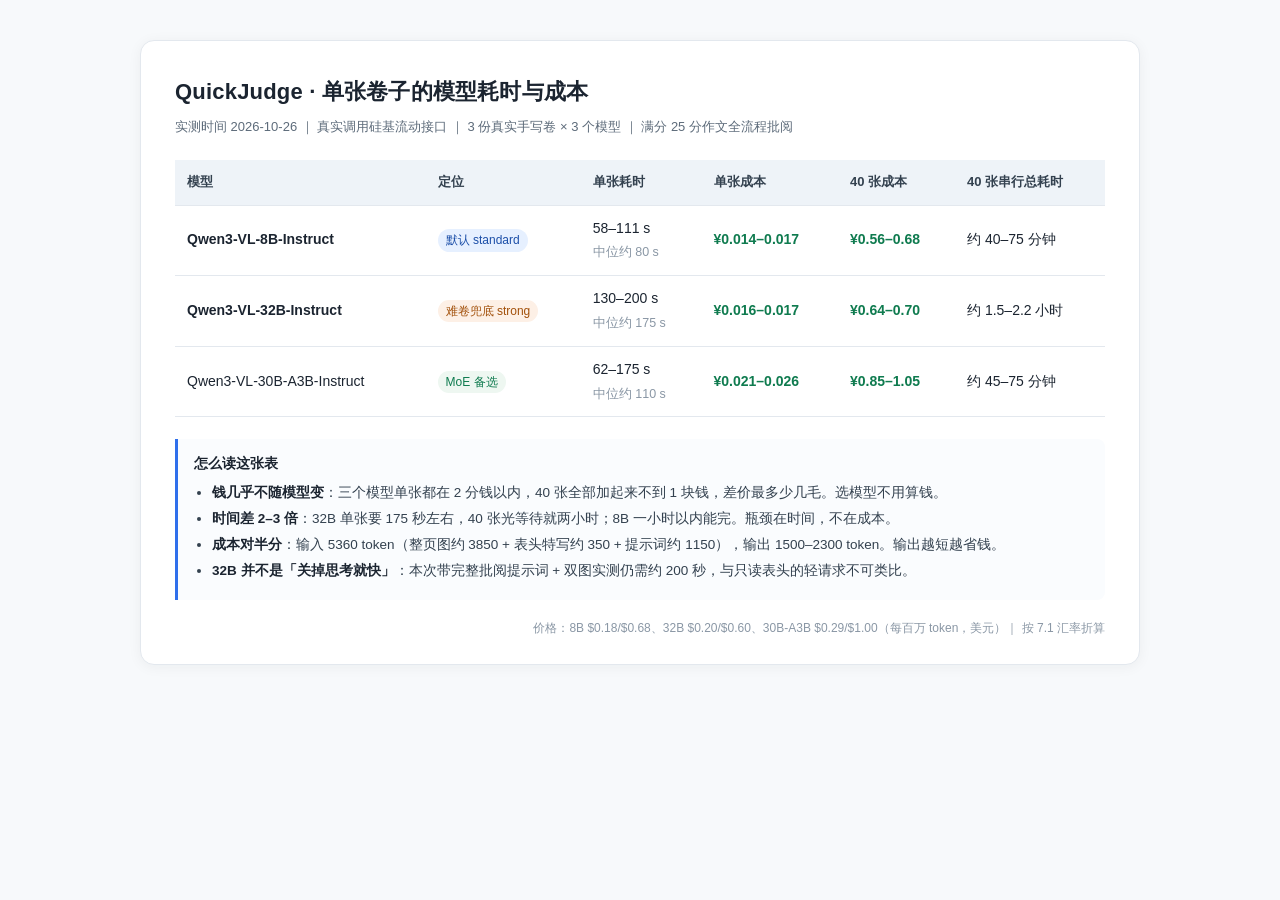
<file: 模型耗时成本对比.html>
<!DOCTYPE html>
<html lang="zh-CN">
<head>
<meta charset="UTF-8">
<title>QuickJudge · 模型耗时与成本对比</title>
<style>
  :root{
    --ink:#1b2430; --sub:#5d6b7a; --line:#e3e8ee; --bg:#f7f9fb;
    --head:#eef3f8; --accent:#2f6feb; --good:#0f7b4f; --warn:#b4590b;
  }
  *{box-sizing:border-box}
  body{margin:0;padding:40px 28px;background:var(--bg);color:var(--ink);
       font:15px/1.7 -apple-system,"Segoe UI","Microsoft YaHei",sans-serif}
  .wrap{max-width:1000px;margin:0 auto;background:#fff;border:1px solid var(--line);
        border-radius:14px;padding:32px 34px 26px;box-shadow:0 2px 14px rgba(27,36,48,.05)}
  h1{margin:0 0 6px;font-size:22px;letter-spacing:.2px}
  .meta{color:var(--sub);font-size:13px;margin-bottom:22px}
  table{width:100%;border-collapse:collapse;font-size:14px}
  th,td{padding:11px 12px;border-bottom:1px solid var(--line);text-align:left;vertical-align:middle}
  th{background:var(--head);font-weight:600;font-size:13px;color:#33414f;white-space:nowrap}
  tbody tr:hover{background:#fafcfe}
  td.num{font-variant-numeric:tabular-nums;white-space:nowrap}
  .tag{display:inline-block;padding:1px 8px;border-radius:999px;font-size:12px;
       background:#eef3f8;color:#37506b;white-space:nowrap}
  .tag.def{background:#e6f0ff;color:#1c4fa8}
  .tag.hard{background:#fdf0e6;color:#a2500a}
  .tag.alt{background:#eef7f1;color:var(--good)}
  .cost{color:var(--good);font-weight:600}
  .best{font-weight:600}
  .note{margin-top:22px;padding:14px 16px;background:#fafcfe;border-left:3px solid var(--accent);
        border-radius:0 8px 8px 0;font-size:13.5px;color:#33414f}
  .note b{color:var(--ink)}
  .note ul{margin:6px 0 0;padding-left:18px}
  .note li{margin:3px 0}
  footer{margin-top:18px;color:#8a97a5;font-size:12px;text-align:right}
</style>
</head>
<body>
<div class="wrap">
  <h1>QuickJudge · 单张卷子的模型耗时与成本</h1>
  <div class="meta">实测时间 2026-10-26 ｜ 真实调用硅基流动接口 ｜ 3 份真实手写卷 × 3 个模型 ｜ 满分 25 分作文全流程批阅</div>

  <table>
    <thead>
      <tr>
        <th>模型</th><th>定位</th><th>单张耗时</th><th>单张成本</th><th>40 张成本</th><th>40 张串行总耗时</th>
      </tr>
    </thead>
    <tbody>
      <tr>
        <td class="best">Qwen3-VL-8B-Instruct</td>
        <td><span class="tag def">默认 standard</span></td>
        <td class="num">58–111 s<br><span style="color:#8a97a5;font-size:12.5px">中位约 80 s</span></td>
        <td class="num cost">¥0.014–0.017</td>
        <td class="num cost">¥0.56–0.68</td>
        <td class="num">约 40–75 分钟</td>
      </tr>
      <tr>
        <td class="best">Qwen3-VL-32B-Instruct</td>
        <td><span class="tag hard">难卷兜底 strong</span></td>
        <td class="num">130–200 s<br><span style="color:#8a97a5;font-size:12.5px">中位约 175 s</span></td>
        <td class="num cost">¥0.016–0.017</td>
        <td class="num cost">¥0.64–0.70</td>
        <td class="num">约 1.5–2.2 小时</td>
      </tr>
      <tr>
        <td>Qwen3-VL-30B-A3B-Instruct</td>
        <td><span class="tag alt">MoE 备选</span></td>
        <td class="num">62–175 s<br><span style="color:#8a97a5;font-size:12.5px">中位约 110 s</span></td>
        <td class="num cost">¥0.021–0.026</td>
        <td class="num cost">¥0.85–1.05</td>
        <td class="num">约 45–75 分钟</td>
      </tr>
    </tbody>
  </table>

  <div class="note">
    <b>怎么读这张表</b>
    <ul>
      <li><b>钱几乎不随模型变</b>：三个模型单张都在 2 分钱以内，40 张全部加起来不到 1 块钱，差价最多少几毛。选模型不用算钱。</li>
      <li><b>时间差 2–3 倍</b>：32B 单张要 175 秒左右，40 张光等待就两小时；8B 一小时以内能完。瓶颈在时间，不在成本。</li>
      <li><b>成本对半分</b>：输入 5360 token（整页图约 3850 + 表头特写约 350 + 提示词约 1150），输出 1500–2300 token。输出越短越省钱。</li>
      <li><b>32B 并不是「关掉思考就快」</b>：本次带完整批阅提示词 + 双图实测仍需约 200 秒，与只读表头的轻请求不可类比。</li>
    </ul>
  </div>

  <footer>价格：8B $0.18/$0.68、32B $0.20/$0.60、30B-A3B $0.29/$1.00（每百万 token，美元）｜ 按 7.1 汇率折算</footer>
</div>
</body>
</html>
</file>
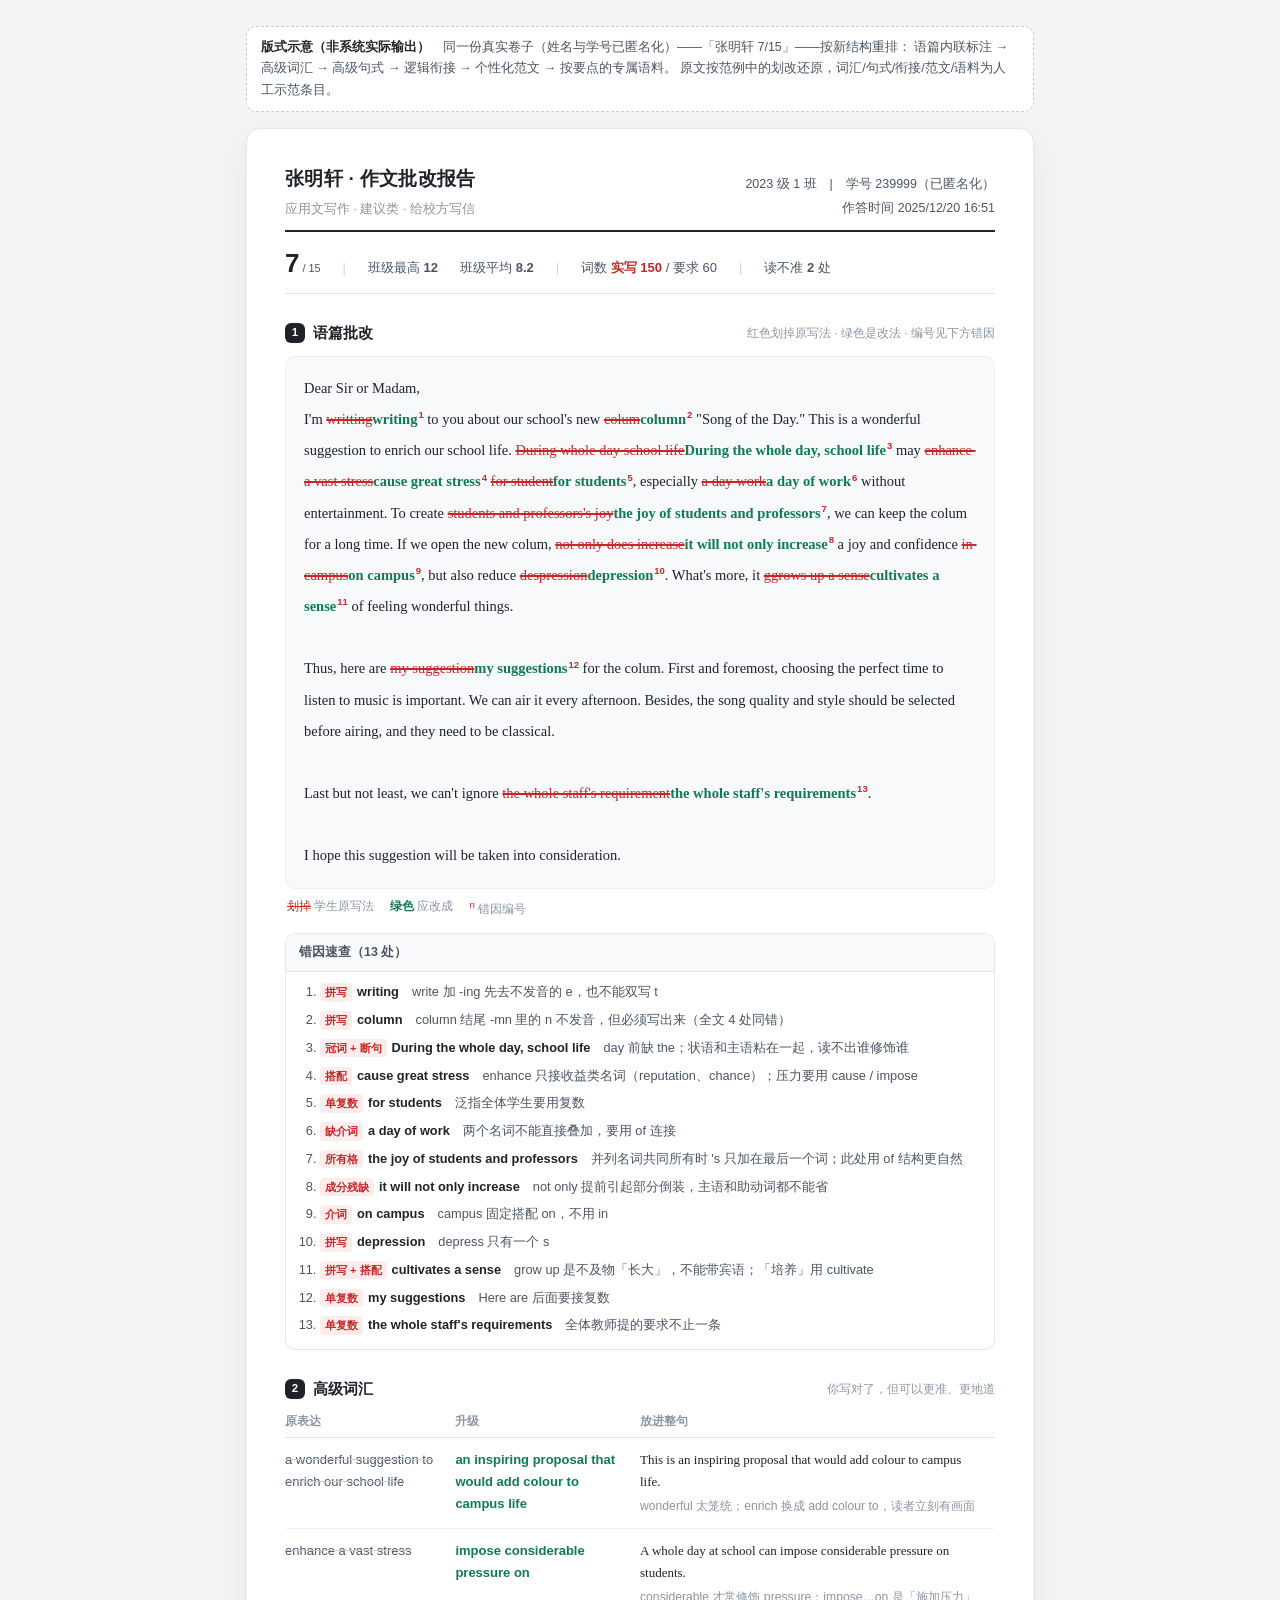
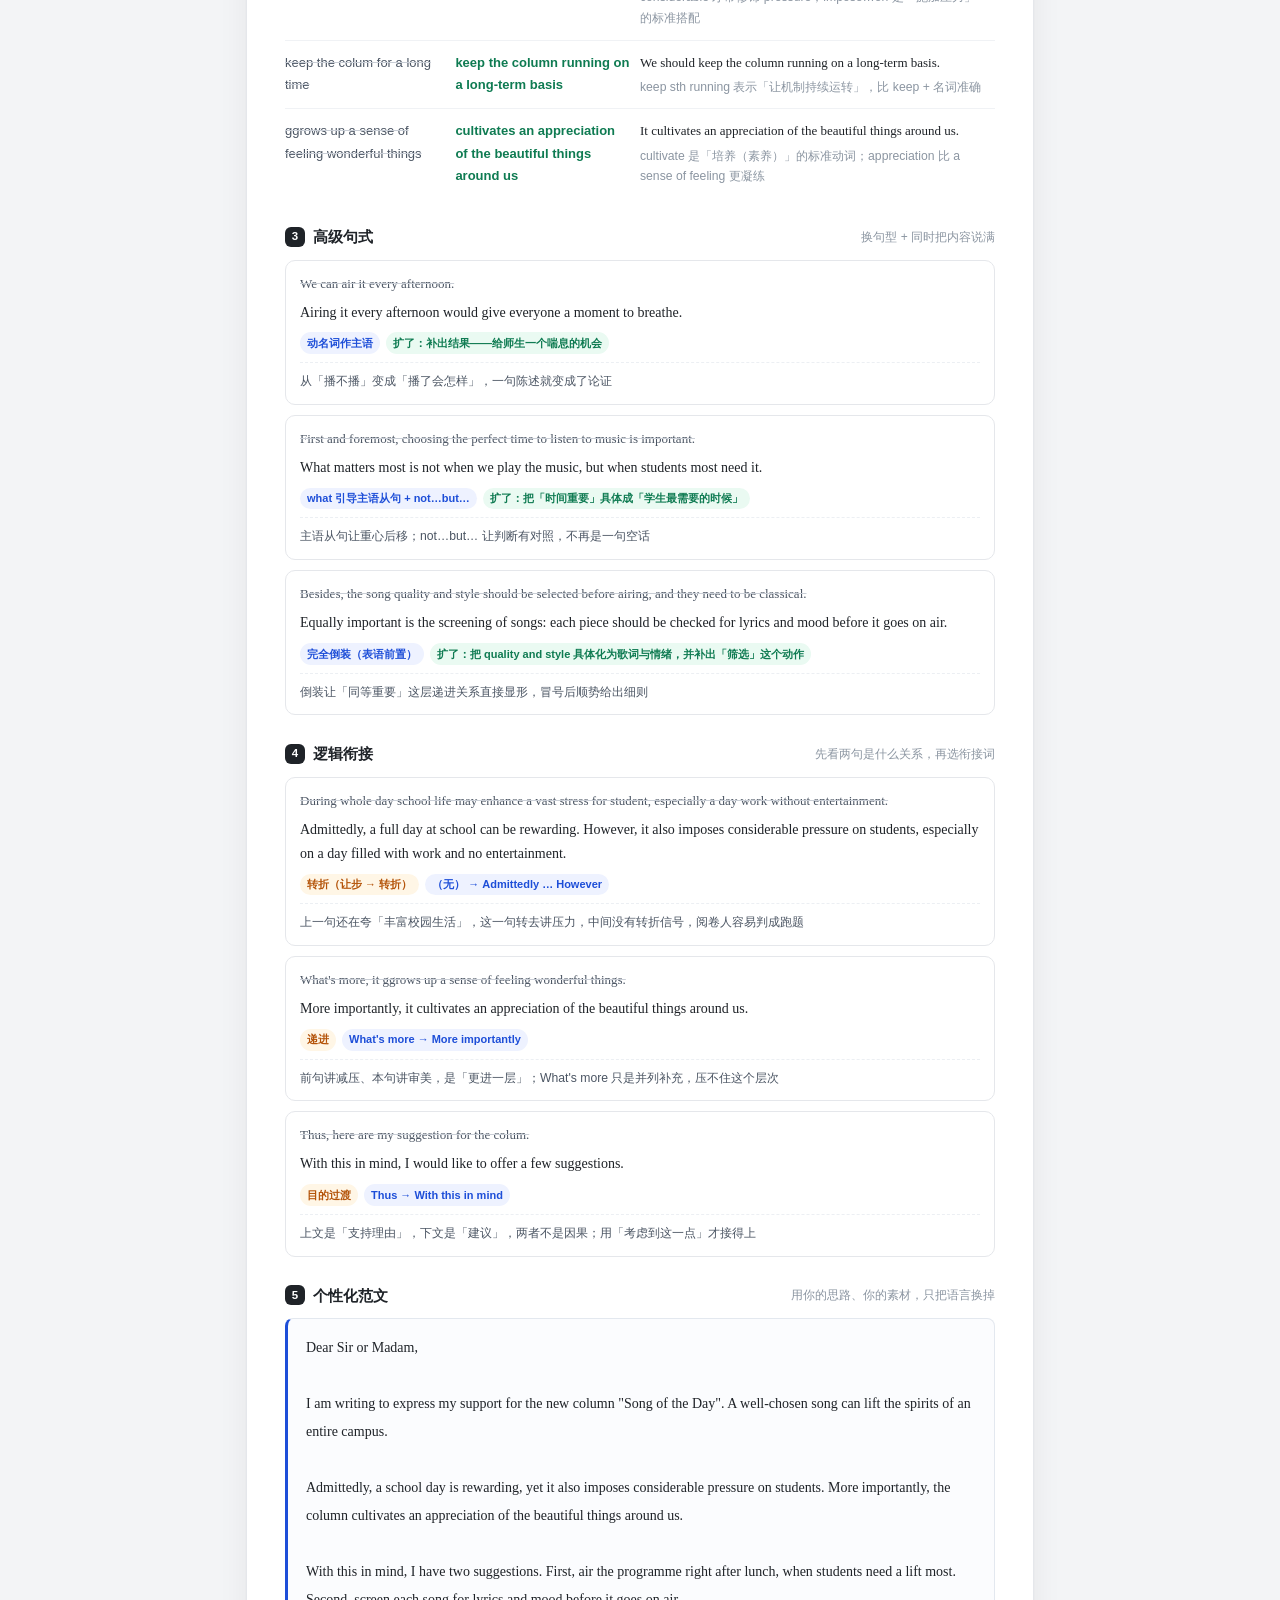
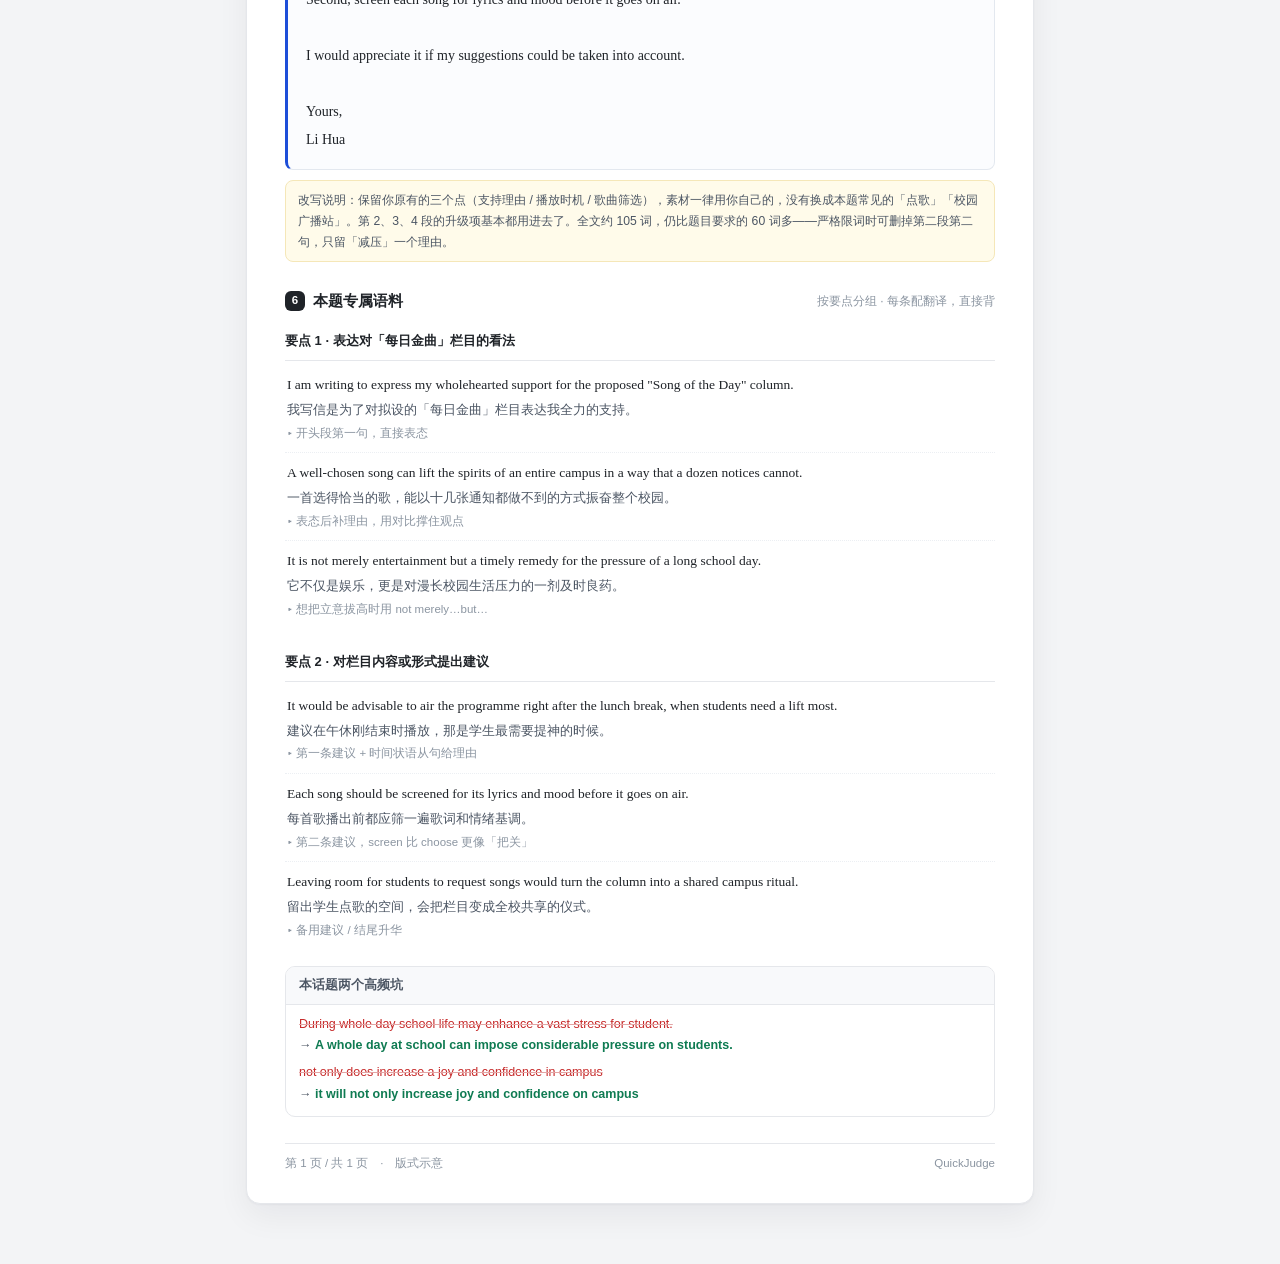
<file: docs/mockup-report-v2.html>
<!DOCTYPE html>
<html lang="zh-CN">
<head>
<meta charset="UTF-8">
<meta name="viewport" content="width=device-width, initial-scale=1.0">
<title>学生报告 v2 · 版式示意</title>
<style>
  :root{
    --ink:#1f2328; --ink2:#4b5563; --muted:#8b95a1; --line:#e5e7eb;
    --paper:#ffffff; --bg:#f3f4f6; --red:#c62828; --green:#0f7b52;
    --blue:#1d4ed8; --amber:#b45309; --soft:#f8f9fb;
  }
  *{box-sizing:border-box;}
  body{margin:0;background:var(--bg);color:var(--ink);
    font-family:"Segoe UI","Microsoft YaHei",-apple-system,sans-serif;
    font-size:14px;line-height:1.7;-webkit-font-smoothing:antialiased;}
  .wrap{max-width:820px;margin:26px auto 60px;padding:0 16px;}
  .tip{background:#fff;border:1px dashed #c7ccd4;border-radius:10px;padding:10px 14px;
    font-size:12.5px;color:var(--ink2);margin-bottom:16px;}
  .tip b{color:var(--ink);}

  .paper{background:var(--paper);border:1px solid var(--line);border-radius:14px;
    padding:34px 38px 30px;box-shadow:0 1px 2px rgba(16,24,40,.04),0 12px 32px rgba(16,24,40,.06);}

  /* ---- 卷头 ---- */
  .rhead{display:flex;justify-content:space-between;align-items:flex-end;
    border-bottom:2px solid var(--ink);padding-bottom:10px;margin-bottom:6px;gap:16px;flex-wrap:wrap;}
  .rhead h1{font-size:19px;margin:0;font-weight:700;letter-spacing:.3px;}
  .rhead .meta{font-size:12.5px;color:var(--ink2);text-align:right;line-height:1.9;}
  .band{display:flex;gap:22px;flex-wrap:wrap;align-items:baseline;
    padding:12px 0 14px;border-bottom:1px solid var(--line);font-size:13px;color:var(--ink2);}
  .band .big{font-size:26px;font-weight:700;color:var(--ink);line-height:1;}
  .band .big small{font-size:13px;font-weight:400;color:var(--muted);margin-left:2px;}
  .band .sep{color:#d1d5db;}
  .band .warn{color:var(--red);}

  /* ---- 段落标题 ---- */
  .sec{margin-top:26px;}
  .sec>h2{font-size:15px;margin:0 0 10px;display:flex;align-items:center;gap:8px;font-weight:700;}
  .sec>h2 .no{display:inline-flex;width:20px;height:20px;border-radius:6px;background:var(--ink);
    color:#fff;font-size:11.5px;align-items:center;justify-content:center;font-weight:600;flex:none;}
  .sec>h2 .hint{font-weight:400;font-size:12px;color:var(--muted);margin-left:auto;}

  /* ---- 1 语篇批改 ---- */
  .essay{font-family:Georgia,"Times New Roman",serif;font-size:14.5px;line-height:2.15;
    white-space:pre-wrap;padding:16px 18px;background:var(--soft);border-radius:10px;border:1px solid #eef0f3;}
  .essay del{color:var(--red);text-decoration:line-through;text-decoration-thickness:1.5px;
    text-decoration-color:var(--red);}
  .essay ins{color:var(--green);text-decoration:none;font-weight:600;}
  .essay sup.mk{color:var(--red);font-size:9.5px;font-weight:700;vertical-align:super;
    margin-left:1px;font-family:"Segoe UI",sans-serif;}
  .legend{font-size:11.5px;color:var(--muted);margin:8px 2px 0;display:flex;gap:16px;flex-wrap:wrap;}
  .legend i{font-style:normal;}
  .legend .d{color:var(--red);text-decoration:line-through;}
  .legend .n{color:var(--green);font-weight:600;}

  .causes{margin-top:14px;border:1px solid var(--line);border-radius:10px;overflow:hidden;}
  .causes .ch{background:var(--soft);padding:8px 13px;font-size:12.5px;font-weight:600;
    border-bottom:1px solid var(--line);color:var(--ink2);}
  .causes ol{margin:0;padding:6px 14px 10px 34px;}
  .causes li{font-size:12.8px;padding:3px 0;color:var(--ink2);}
  .causes li b{color:var(--ink);}
  .causes li .t{display:inline-block;background:#fdecec;color:var(--red);border-radius:4px;
    padding:0 5px;font-size:11px;margin-right:5px;font-weight:600;}

  /* ---- 2 高级词汇表 ---- */
  table.v{width:100%;border-collapse:collapse;font-size:13px;}
  table.v th{text-align:left;font-size:11.5px;color:var(--muted);font-weight:600;
    padding:0 10px 6px 0;border-bottom:1px solid var(--line);}
  table.v td{padding:11px 10px 11px 0;border-bottom:1px solid #f0f2f5;vertical-align:top;}
  table.v tr:last-child td{border-bottom:none;}
  .o{color:var(--ink2);text-decoration:line-through;text-decoration-color:#c9ced6;}
  .up{color:var(--green);font-weight:600;}
  .sent{font-family:Georgia,serif;color:var(--ink);font-size:13px;}
  .why{font-size:12.2px;color:var(--muted);margin-top:3px;}

  /* ---- 3 / 4 卡片 ---- */
  .card{border:1px solid var(--line);border-radius:10px;padding:12px 14px;margin-bottom:10px;background:#fff;}
  .card .orig{font-family:Georgia,serif;font-size:13px;color:var(--ink2);text-decoration:line-through;
    text-decoration-color:#c9ced6;margin-bottom:6px;}
  .card .new{font-family:Georgia,serif;font-size:14px;color:var(--ink);}
  .card .new b{color:var(--green);font-weight:600;}
  .tags{display:flex;gap:6px;flex-wrap:wrap;margin:8px 0 0;}
  .tag{font-size:11px;padding:1.5px 7px;border-radius:99px;background:#eef2ff;color:var(--blue);font-weight:600;}
  .tag.g{background:#eafaf2;color:var(--green);}
  .tag.a{background:#fff6e6;color:var(--amber);}
  .card .note{font-size:12.2px;color:var(--ink2);margin-top:8px;padding-top:8px;border-top:1px dashed #eceff3;}

  /* ---- 5 范文 ---- */
  .model{background:#fbfcfe;border:1px solid #e3e8ef;border-left:3px solid var(--blue);
    border-radius:8px;padding:15px 18px;font-family:Georgia,serif;font-size:14px;line-height:2;
    white-space:pre-wrap;}
  .mnote{font-size:12.2px;color:var(--ink2);background:#fffbea;border:1px solid #f5e7b8;
    border-radius:8px;padding:9px 12px;margin-top:10px;}

  /* ---- 6 语料 ---- */
  .pt{margin-bottom:16px;}
  .pt .ph{font-size:13px;font-weight:700;color:var(--ink);padding:6px 0 8px;border-bottom:1px solid var(--line);margin-bottom:4px;}
  .it{padding:9px 0 9px 2px;border-bottom:1px dotted #eceff3;}
  .it:last-child{border-bottom:none;}
  .it .en{font-family:Georgia,serif;font-size:13.5px;}
  .it .cn{font-size:12.8px;color:var(--ink2);margin-top:2px;}
  .it .use{font-size:11.5px;color:var(--muted);margin-top:3px;}
  .pit{font-size:12.5px;color:var(--ink2);}
  .pit .x{color:var(--red);text-decoration:line-through;text-decoration-color:#e3a5a5;}
  .pit .y{color:var(--green);font-weight:600;}

  .foot{margin-top:26px;padding-top:10px;border-top:1px solid var(--line);
    font-size:11.5px;color:var(--muted);display:flex;justify-content:space-between;}

  @media print{
    body{background:#fff;}
    .wrap{max-width:none;margin:0;padding:0;}
    .tip{display:none;}
    .paper{border:none;box-shadow:none;border-radius:0;padding:0;}
    .sec{break-inside:avoid;}
  }
</style>
</head>
<body>
<div class="wrap">

  <div class="tip">
    <b>版式示意（非系统实际输出）</b>　同一份真实卷子（姓名与学号已匿名化）——「张明轩 7/15」——按新结构重排：
    语篇内联标注 → 高级词汇 → 高级句式 → 逻辑衔接 → 个性化范文 → 按要点的专属语料。
    原文按范例中的划改还原，词汇/句式/衔接/范文/语料为人工示范条目。
  </div>

  <div class="paper">

    <div class="rhead">
      <div>
        <h1>张明轩 · 作文批改报告</h1>
        <div style="font-size:12.5px;color:var(--muted);margin-top:4px;">应用文写作 · 建议类 · 给校方写信</div>
      </div>
      <div class="meta">
        2023 级 1 班　|　学号 239999（已匿名化）<br>
        作答时间 2025/12/20 16:51
      </div>
    </div>

    <div class="band">
      <span><span class="big">7</span><small> / 15</small></span>
      <span class="sep">|</span>
      <span>班级最高 <b>12</b></span>
      <span>班级平均 <b>8.2</b></span>
      <span class="sep">|</span>
      <span>词数 <b class="warn">实写 150</b> / 要求 60</span>
      <span class="sep">|</span>
      <span>读不准 <b>2</b> 处</span>
    </div>

    <!-- 1 语篇批改 -->
    <div class="sec">
      <h2><span class="no">1</span>语篇批改<span class="hint">红色划掉原写法 · 绿色是改法 · 编号见下方错因</span></h2>
      <div class="essay" id="essay"></div>
      <div class="legend">
        <i><span class="d">划掉</span> 学生原写法</i>
        <i><span class="n">绿色</span> 应改成</i>
        <i><sup class="mk" style="color:var(--red)">n</sup> 错因编号</i>
      </div>

      <div class="causes">
        <div class="ch">错因速查（13 处）</div>
        <ol id="causes"></ol>
      </div>
    </div>

    <!-- 2 高级词汇 -->
    <div class="sec">
      <h2><span class="no">2</span>高级词汇<span class="hint">你写对了，但可以更准、更地道</span></h2>
      <table class="v">
        <thead><tr><th style="width:24%">原表达</th><th style="width:26%">升级</th><th>放进整句</th></tr></thead>
        <tbody id="vocab"></tbody>
      </table>
    </div>

    <!-- 3 高级句式 -->
    <div class="sec">
      <h2><span class="no">3</span>高级句式<span class="hint">换句型 + 同时把内容说满</span></h2>
      <div id="patterns"></div>
    </div>

    <!-- 4 逻辑衔接 -->
    <div class="sec">
      <h2><span class="no">4</span>逻辑衔接<span class="hint">先看两句是什么关系，再选衔接词</span></h2>
      <div id="cohesion"></div>
    </div>

    <!-- 5 个性化范文 -->
    <div class="sec">
      <h2><span class="no">5</span>个性化范文<span class="hint">用你的思路、你的素材，只把语言换掉</span></h2>
      <div class="model" id="model"></div>
      <div class="mnote" id="mnote"></div>
    </div>

    <!-- 6 专属语料 -->
    <div class="sec">
      <h2><span class="no">6</span>本题专属语料<span class="hint">按要点分组 · 每条配翻译，直接背</span></h2>
      <div id="corpus"></div>

      <div class="causes" style="margin-top:14px;">
        <div class="ch">本话题两个高频坑</div>
        <div style="padding:9px 13px 11px;font-size:12.5px;">
          <div class="pit" style="margin-bottom:6px;">
            <span class="x">During whole day school life may enhance a vast stress for student.</span><br>
            → <span class="y">A whole day at school can impose considerable pressure on students.</span>
          </div>
          <div class="pit">
            <span class="x">not only does increase a joy and confidence in campus</span><br>
            → <span class="y">it will not only increase joy and confidence on campus</span>
          </div>
        </div>
      </div>
    </div>

    <div class="foot">
      <span>第 1 页 / 共 1 页　·　版式示意</span>
      <span>QuickJudge</span>
    </div>
  </div>
</div>

<script>
const DATA = {
  text: `Dear Sir or Madam,
I'm writting to you about our school's new colum "Song of the Day." This is a wonderful suggestion to enrich our school life. During whole day school life may enhance a vast stress for student, especially a day work without entertainment. To create students and professors's joy, we can keep the colum for a long time. If we open the new colum, not only does increase a joy and confidence in campus, but also reduce despression. What's more, it ggrows up a sense of feeling wonderful things.

Thus, here are my suggestion for the colum. First and foremost, choosing the perfect time to listen to music is important. We can air it every afternoon. Besides, the song quality and style should be selected before airing, and they need to be classical.

Last but not least, we can't ignore the whole staff's requirement.

I hope this suggestion will be taken into consideration.`,

  errors: [
    {type:'拼写', quote:'writting', fix:'writing', why:'write 加 -ing 先去不发音的 e，也不能双写 t'},
    {type:'拼写', quote:'colum', fix:'column', why:'column 结尾 -mn 里的 n 不发音，但必须写出来（全文 4 处同错）'},
    {type:'冠词 + 断句', quote:'During whole day school life', fix:'During the whole day, school life', why:'day 前缺 the；状语和主语粘在一起，读不出谁修饰谁'},
    {type:'搭配', quote:'enhance a vast stress', fix:'cause great stress', why:'enhance 只接收益类名词（reputation、chance）；压力要用 cause / impose'},
    {type:'单复数', quote:'for student', fix:'for students', why:'泛指全体学生要用复数'},
    {type:'缺介词', quote:'a day work', fix:'a day of work', why:'两个名词不能直接叠加，要用 of 连接'},
    {type:'所有格', quote:"students and professors's joy", fix:'the joy of students and professors', why:"并列名词共同所有时 's 只加在最后一个词；此处用 of 结构更自然"},
    {type:'成分残缺', quote:'not only does increase', fix:'it will not only increase', why:'not only 提前引起部分倒装，主语和助动词都不能省'},
    {type:'介词', quote:'in campus', fix:'on campus', why:'campus 固定搭配 on，不用 in'},
    {type:'拼写', quote:'despression', fix:'depression', why:'depress 只有一个 s'},
    {type:'拼写 + 搭配', quote:'ggrows up a sense', fix:'cultivates a sense', why:'grow up 是不及物「长大」，不能带宾语；「培养」用 cultivate'},
    {type:'单复数', quote:'my suggestion', fix:'my suggestions', why:'Here are 后面要接复数'},
    {type:'单复数', quote:"the whole staff's requirement", fix:"the whole staff's requirements", why:'全体教师提的要求不止一条'}
  ],

  vocab: [
    {original:'a wonderful suggestion to enrich our school life',
     upgrade:'an inspiring proposal that would add colour to campus life',
     sentence:'This is an inspiring proposal that would add colour to campus life.',
     why:'wonderful 太笼统；enrich 换成 add colour to，读者立刻有画面'},
    {original:'enhance a vast stress',
     upgrade:'impose considerable pressure on',
     sentence:'A whole day at school can impose considerable pressure on students.',
     why:'considerable 才常修饰 pressure；impose…on 是「施加压力」的标准搭配'},
    {original:'keep the colum for a long time',
     upgrade:'keep the column running on a long-term basis',
     sentence:'We should keep the column running on a long-term basis.',
     why:'keep sth running 表示「让机制持续运转」，比 keep + 名词准确'},
    {original:'ggrows up a sense of feeling wonderful things',
     upgrade:'cultivates an appreciation of the beautiful things around us',
     sentence:'It cultivates an appreciation of the beautiful things around us.',
     why:'cultivate 是「培养（素养）」的标准动词；appreciation 比 a sense of feeling 更凝练'}
  ],

  patterns: [
    {original:'We can air it every afternoon.',
     improved:'Airing it every afternoon would give everyone a moment to breathe.',
     technique:'动名词作主语',
     added:'补出结果——给师生一个喘息的机会',
     why:'从「播不播」变成「播了会怎样」，一句陈述就变成了论证'},
    {original:'First and foremost, choosing the perfect time to listen to music is important.',
     improved:'What matters most is not when we play the music, but when students most need it.',
     technique:'what 引导主语从句 + not…but…',
     added:'把「时间重要」具体成「学生最需要的时候」',
     why:'主语从句让重心后移；not…but… 让判断有对照，不再是一句空话'},
    {original:'Besides, the song quality and style should be selected before airing, and they need to be classical.',
     improved:'Equally important is the screening of songs: each piece should be checked for lyrics and mood before it goes on air.',
     technique:'完全倒装（表语前置）',
     added:'把 quality and style 具体化为歌词与情绪，并补出「筛选」这个动作',
     why:'倒装让「同等重要」这层递进关系直接显形，冒号后顺势给出细则'}
  ],

  cohesion: [
    {original:'During whole day school life may enhance a vast stress for student, especially a day work without entertainment.',
     improved:'Admittedly, a full day at school can be rewarding. However, it also imposes considerable pressure on students, especially on a day filled with work and no entertainment.',
     relation:'转折（让步 → 转折）',
     before:'（无）', after:'Admittedly … However',
     why:'上一句还在夸「丰富校园生活」，这一句转去讲压力，中间没有转折信号，阅卷人容易判成跑题'},
    {original:"What's more, it ggrows up a sense of feeling wonderful things.",
     improved:'More importantly, it cultivates an appreciation of the beautiful things around us.',
     relation:'递进',
     before:"What's more", after:'More importantly',
     why:'前句讲减压、本句讲审美，是「更进一层」；What\'s more 只是并列补充，压不住这个层次'},
    {original:'Thus, here are my suggestion for the colum.',
     improved:'With this in mind, I would like to offer a few suggestions.',
     relation:'目的过渡',
     before:'Thus', after:'With this in mind',
     why:'上文是「支持理由」，下文是「建议」，两者不是因果；用「考虑到这一点」才接得上'}
  ],

  model: `Dear Sir or Madam,

I am writing to express my support for the new column "Song of the Day". A well-chosen song can lift the spirits of an entire campus.

Admittedly, a school day is rewarding, yet it also imposes considerable pressure on students. More importantly, the column cultivates an appreciation of the beautiful things around us.

With this in mind, I have two suggestions. First, air the programme right after lunch, when students need a lift most. Second, screen each song for lyrics and mood before it goes on air.

I would appreciate it if my suggestions could be taken into account.

Yours,
Li Hua`,

  mnote: '改写说明：保留你原有的三个点（支持理由 / 播放时机 / 歌曲筛选），素材一律用你自己的，没有换成本题常见的「点歌」「校园广播站」。第 2、3、4 段的升级项基本都用进去了。全文约 105 词，仍比题目要求的 60 词多——严格限词时可删掉第二段第二句，只留「减压」一个理由。',

  corpus: [
    {point:'要点 1 · 表达对「每日金曲」栏目的看法', items:[
      {text:'I am writing to express my wholehearted support for the proposed "Song of the Day" column.',
       trans:'我写信是为了对拟设的「每日金曲」栏目表达我全力的支持。',
       use:'开头段第一句，直接表态'},
      {text:'A well-chosen song can lift the spirits of an entire campus in a way that a dozen notices cannot.',
       trans:'一首选得恰当的歌，能以十几张通知都做不到的方式振奋整个校园。',
       use:'表态后补理由，用对比撑住观点'},
      {text:'It is not merely entertainment but a timely remedy for the pressure of a long school day.',
       trans:'它不仅是娱乐，更是对漫长校园生活压力的一剂及时良药。',
       use:'想把立意拔高时用 not merely…but…'}
    ]},
    {point:'要点 2 · 对栏目内容或形式提出建议', items:[
      {text:'It would be advisable to air the programme right after the lunch break, when students need a lift most.',
       trans:'建议在午休刚结束时播放，那是学生最需要提神的时候。',
       use:'第一条建议 + 时间状语从句给理由'},
      {text:'Each song should be screened for its lyrics and mood before it goes on air.',
       trans:'每首歌播出前都应筛一遍歌词和情绪基调。',
       use:'第二条建议，screen 比 choose 更像「把关」'},
      {text:'Leaving room for students to request songs would turn the column into a shared campus ritual.',
       trans:'留出学生点歌的空间，会把栏目变成全校共享的仪式。',
       use:'备用建议 / 结尾升华'}
    ]}
  ]
};

const esc = s => String(s == null ? '' : s)
  .replace(/&/g,'&amp;').replace(/</g,'&lt;').replace(/>/g,'&gt;');

/* 语篇内联标注：按 quote 定位、重叠跳过，编号对应下方错因 */
function annotate(text, errors) {
  const marks = [];
  errors.forEach((e, i) => {
    const q = (e.quote || '').trim();
    if (!q) return;
    const at = text.indexOf(q);
    if (at < 0) { console.warn('定位失败', q); return; }
    marks.push({ at, end: at + q.length, i, e });
  });
  marks.sort((a, b) => a.at - b.at);
  let out = '', cur = 0;
  const kept = [];
  for (const m of marks) {
    if (m.at < cur) continue;
    out += esc(text.slice(cur, m.at));
    out += '<del>' + esc(text.slice(m.at, m.end)) + '</del>'
         + '<ins>' + esc(m.e.fix || '') + '</ins>'
         + '<sup class="mk">' + (m.i + 1) + '</sup>';
    kept.push(m.i);
    cur = m.end;
  }
  return { html: out + esc(text.slice(cur)), kept };
}

const { html, kept } = annotate(DATA.text, DATA.errors);
document.getElementById('essay').innerHTML = html;
document.getElementById('causes').innerHTML = DATA.errors.map((e, i) =>
  '<li><span class="t">' + esc(e.type) + '</span><b>' + esc(e.fix) + '</b>　' + esc(e.why) + '</li>'
).join('');
document.querySelector('.causes .ch').textContent = '错因速查（' + DATA.errors.length + ' 处）';

document.getElementById('vocab').innerHTML = DATA.vocab.map(v =>
  '<tr><td class="o">' + esc(v.original) + '</td>'
  + '<td class="up">' + esc(v.upgrade) + '</td>'
  + '<td><div class="sent">' + esc(v.sentence) + '</div><div class="why">' + esc(v.why) + '</div></td></tr>'
).join('');

document.getElementById('patterns').innerHTML = DATA.patterns.map(p =>
  '<div class="card"><div class="orig">' + esc(p.original) + '</div>'
  + '<div class="new">' + esc(p.improved) + '</div>'
  + '<div class="tags"><span class="tag">' + esc(p.technique) + '</span>'
  + '<span class="tag g">扩了：' + esc(p.added) + '</span></div>'
  + '<div class="note">' + esc(p.why) + '</div></div>'
).join('');

document.getElementById('cohesion').innerHTML = DATA.cohesion.map(c =>
  '<div class="card"><div class="orig">' + esc(c.original) + '</div>'
  + '<div class="new">' + esc(c.improved) + '</div>'
  + '<div class="tags"><span class="tag a">' + esc(c.relation) + '</span>'
  + '<span class="tag">' + esc(c.before) + ' → ' + esc(c.after) + '</span></div>'
  + '<div class="note">' + esc(c.why) + '</div></div>'
).join('');

document.getElementById('model').textContent = DATA.model;
document.getElementById('mnote').textContent = DATA.mnote;

document.getElementById('corpus').innerHTML = DATA.corpus.map(p =>
  '<div class="pt"><div class="ph">' + esc(p.point) + '</div>'
  + p.items.map(it =>
      '<div class="it"><div class="en">' + esc(it.text) + '</div>'
      + '<div class="cn">' + esc(it.trans) + '</div>'
      + '<div class="use">▸ ' + esc(it.use) + '</div></div>'
    ).join('')
  + '</div>'
).join('');
</script>
</body>
</html>
</file>
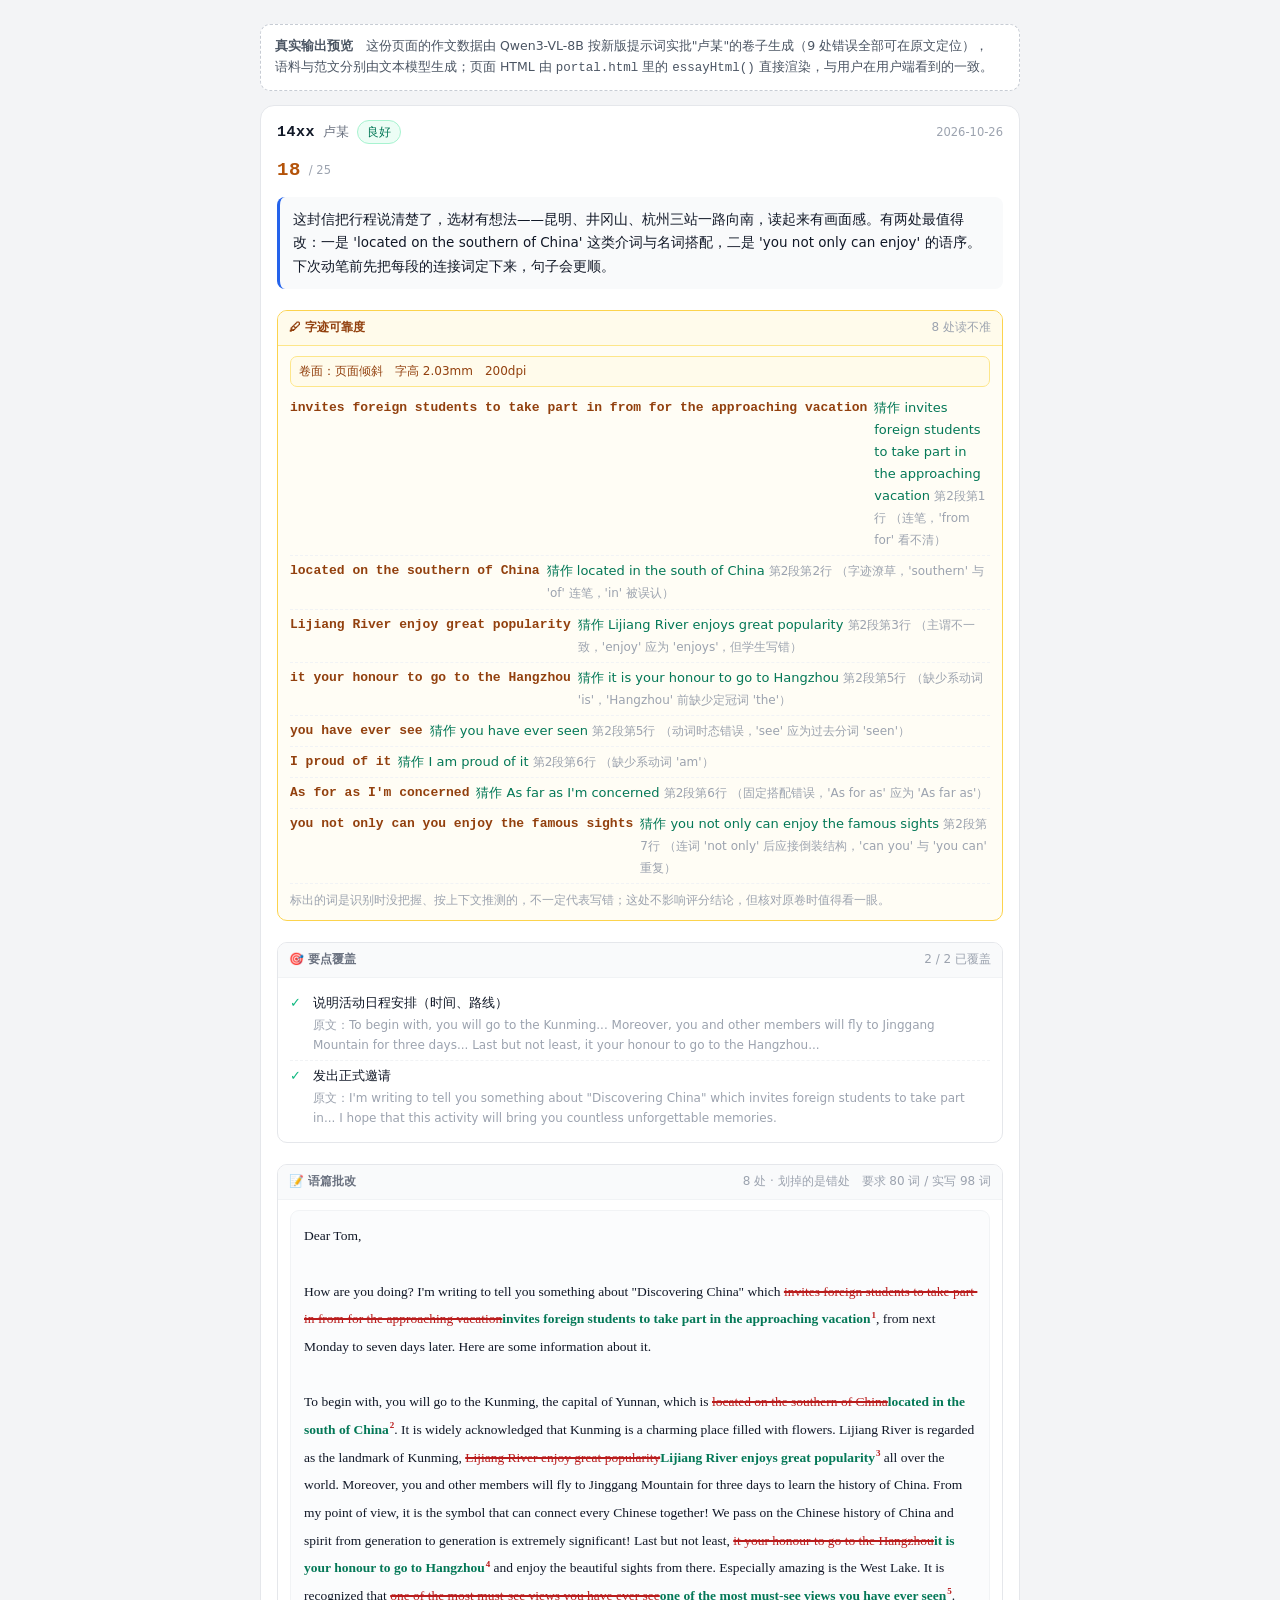
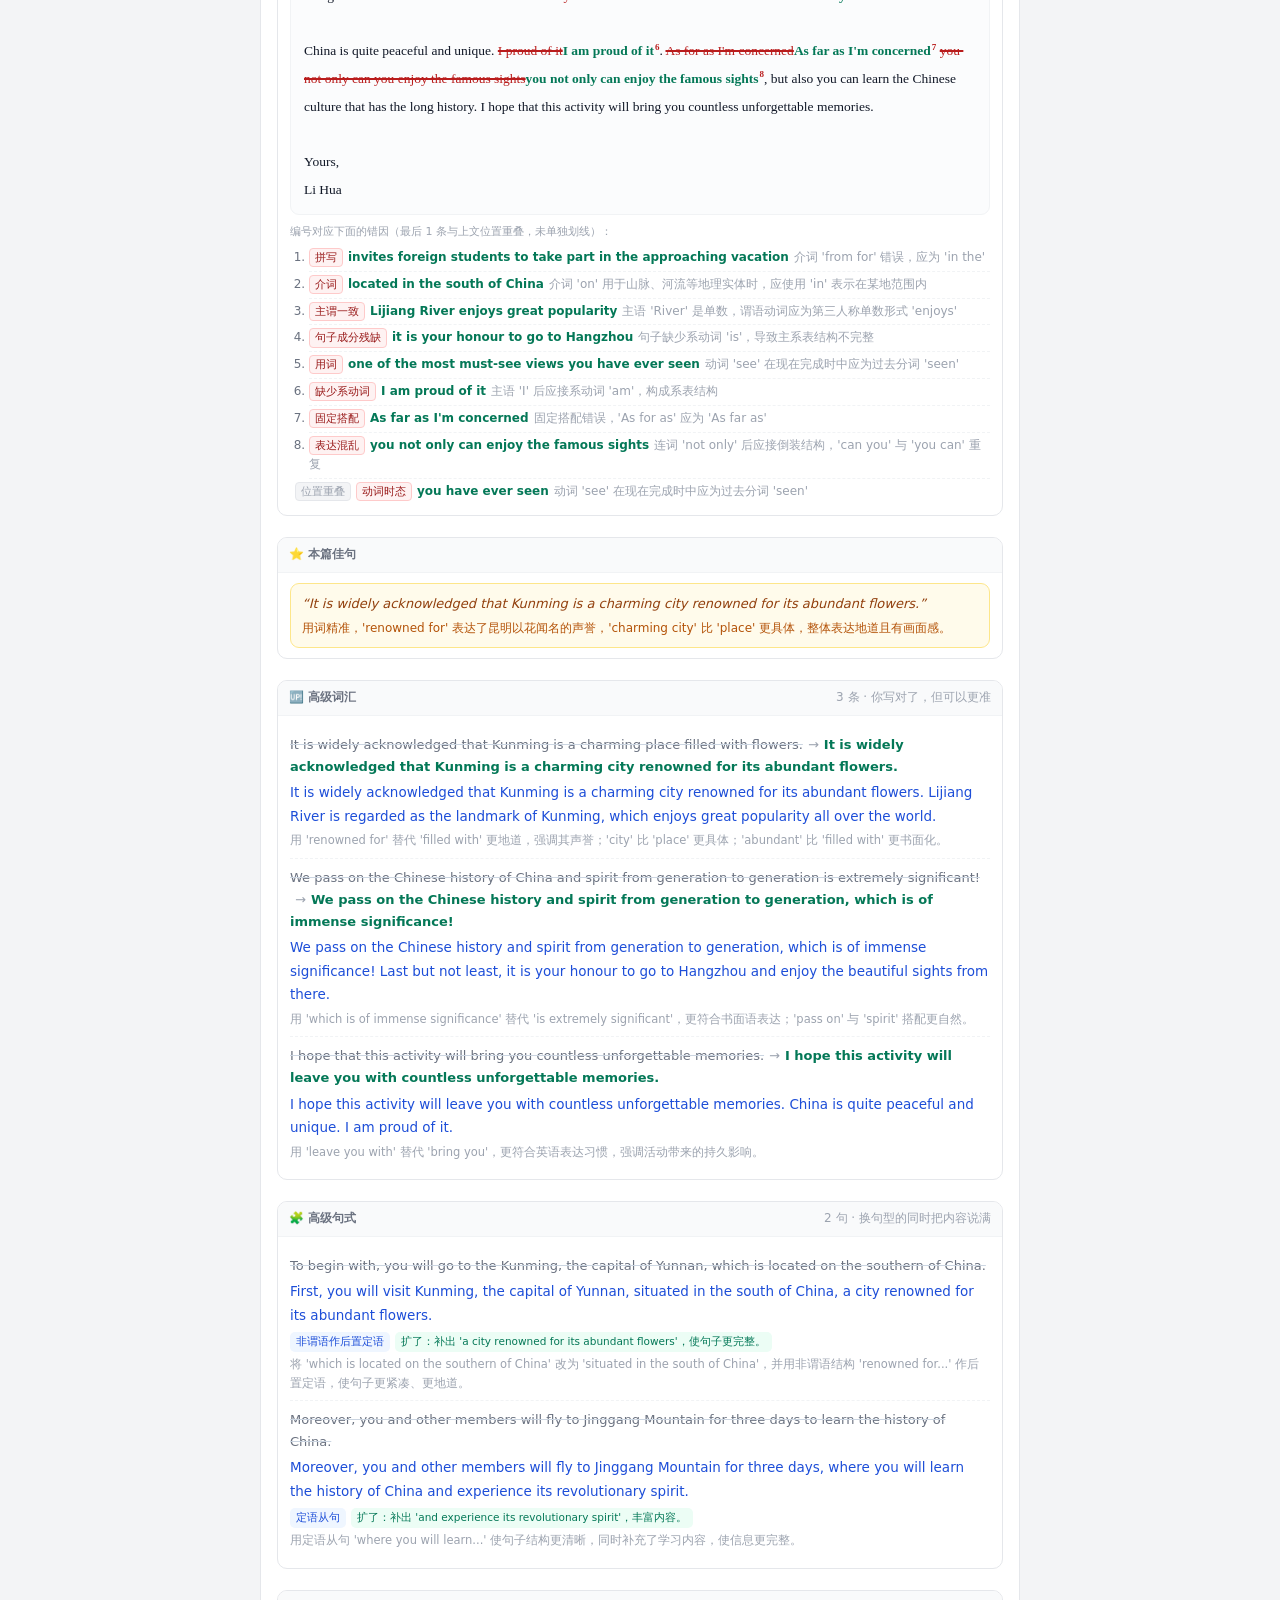
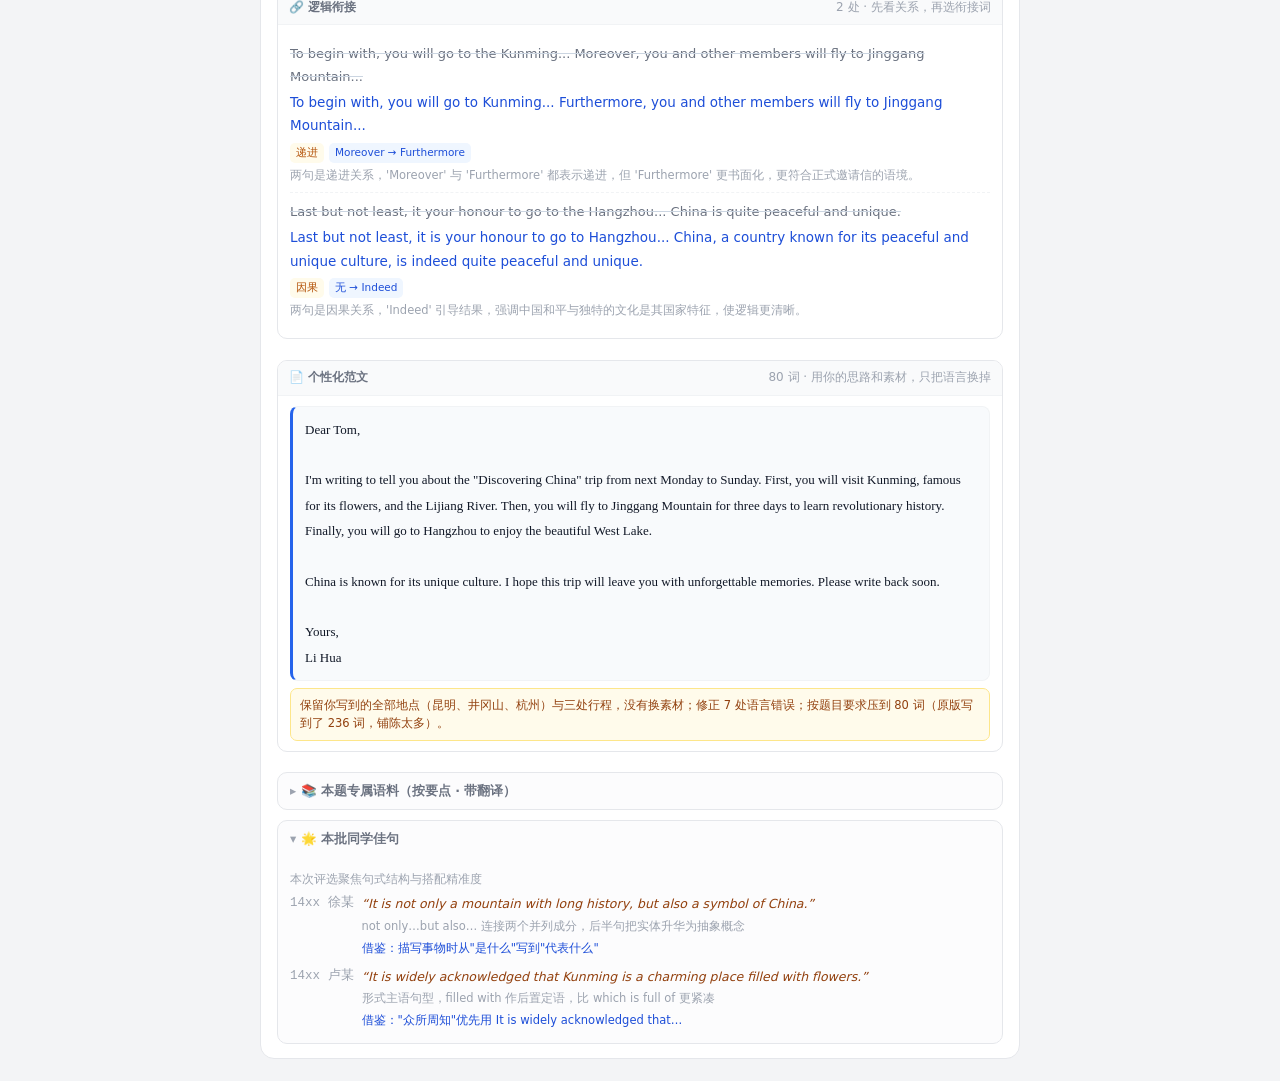
<file: docs/preview-report-v2.html>
<!DOCTYPE html>
<html lang="zh-CN"><head><meta charset="UTF-8">
<meta name="viewport" content="width=device-width, initial-scale=1.0">
<title>学生报告 v2 · 真实输出预览</title>
<style>

:root{
  --primary:#2563eb; --primary-dark:#1d4ed8; --primary-soft:#eff6ff;
  --bg:#f5f6f8; --card:#fff; --line:#e5e7eb; --line-soft:#f1f3f5;
  --text:#111827; --text2:#6b7280; --muted:#9ca3af;
  --ok:#10b981; --warn:#f59e0b; --danger:#ef4444;
  --radius:14px;
}
*{box-sizing:border-box;-webkit-tap-highlight-color:transparent;}
html,body{margin:0;padding:0;}
body{
  background:var(--bg);color:var(--text);
  font-family:"PingFang SC","Microsoft YaHei","Segoe UI",system-ui,-apple-system,sans-serif;
  font-size:15px;line-height:1.65;
}
a{color:var(--primary);text-decoration:none;}

/* 登录 */
.login-wrap{min-height:100vh;display:flex;align-items:center;justify-content:center;padding:24px;}
.login-card{background:#fff;border:1px solid var(--line);border-radius:18px;padding:34px 30px;width:100%;max-width:400px;box-shadow:0 10px 40px rgba(17,24,39,.06);}
.login-card .logo{height:34px;margin-bottom:18px;display:block;}
.login-card h1{font-size:20px;margin:0 0 6px;font-weight:600;}
.login-card p.sub{color:var(--text2);font-size:13px;margin:0 0 22px;}
.login-card label{display:block;font-size:13px;color:var(--text2);margin:14px 0 6px;font-weight:500;}
input[type=text],input[type=password],select{
  width:100%;border:1px solid var(--line);border-radius:10px;padding:11px 13px;font-size:15px;
  font-family:inherit;color:var(--text);background:#fff;outline:none;transition:.15s;
}
input:focus,select:focus{border-color:var(--primary);box-shadow:0 0 0 3px rgba(37,99,235,.12);}
.btn{
  appearance:none;border:1px solid var(--line);background:#fff;color:var(--text);
  padding:10px 16px;border-radius:10px;font-size:14px;cursor:pointer;transition:.15s;
  font-family:inherit;display:inline-flex;align-items:center;justify-content:center;gap:6px;
}
.btn:hover{background:#f9fafb;}
.btn:disabled{opacity:.55;cursor:not-allowed;}
.btn.primary{background:var(--primary);border-color:var(--primary);color:#fff;}
.btn.primary:hover{background:var(--primary-dark);}
.btn.ok{background:var(--ok);border-color:var(--ok);color:#fff;}
.btn.danger{color:var(--danger);border-color:#fecaca;}
.btn.sm{padding:6px 12px;font-size:13px;border-radius:8px;}
.btn.block{width:100%;margin-top:22px;padding:12px;font-size:15px;font-weight:500;}
.err{color:var(--danger);font-size:13px;min-height:18px;margin-top:10px;}

/* 登录页：账号密码提示 */
.login-help{margin-top:14px;padding:12px 14px;background:#f9fafb;border:1px solid var(--line);
  border-radius:10px;font-size:12.5px;line-height:1.8;color:var(--text2);}
.login-help .tt{font-size:13px;font-weight:600;color:var(--text);margin-bottom:4px;}
.login-help .row{display:flex;gap:8px;align-items:flex-start;}
.login-help .row .who{flex:0 0 46px;color:var(--muted);}
.login-help code{background:#fff;border:1px solid var(--line);border-radius:4px;padding:0 5px;
  font-family:ui-monospace,Consolas,monospace;font-size:11.5px;color:var(--primary-dark);white-space:nowrap;}
.login-help .foot{margin-top:6px;padding-top:6px;border-top:1px dashed var(--line);font-size:11.5px;color:var(--muted);}

/* 顶栏 */
.topbar{background:#fff;border-bottom:1px solid var(--line);position:sticky;top:0;z-index:40;padding:12px 20px;display:flex;align-items:center;gap:14px;}
.topbar img{height:26px;display:block;}
.topbar .who{font-size:13px;color:var(--text2);}
.topbar .who b{color:var(--text);font-weight:600;}
.topbar .spacer{flex:1;}
.chip{font-size:11.5px;padding:3px 9px;border-radius:999px;background:var(--primary-soft);color:var(--primary-dark);border:1px solid #bfdbfe;font-weight:500;}
.chip.gray{background:#f3f4f6;border-color:var(--line);color:var(--text2);}

.wrap{max-width:1280px;margin:0 auto;padding:20px 20px 70px;}
@media (max-width:600px){.wrap{padding:14px 14px 70px;}.topbar{padding:10px 14px;}}

/* 统计 */
.stats{display:grid;grid-template-columns:repeat(3,1fr);gap:12px;margin-bottom:20px;}
@media (max-width:520px){.stats{grid-template-columns:repeat(3,1fr);gap:8px;}}
.stat{background:#fff;border:1px solid var(--line);border-radius:var(--radius);padding:16px 18px;}
.stat .n{font-size:26px;font-weight:600;letter-spacing:-.5px;line-height:1.2;}
.stat .l{font-size:12.5px;color:var(--text2);margin-top:2px;}
.stat.g .n{color:var(--ok);} .stat.w .n{color:var(--warn);}

h2.sec{font-size:16px;margin:26px 0 12px;font-weight:600;display:flex;align-items:center;gap:8px;}
h2.sec .cnt{font-size:12.5px;color:var(--muted);font-weight:400;}

/* 班级卡 */
.classgrid{display:grid;grid-template-columns:repeat(auto-fill,minmax(230px,1fr));gap:12px;}
.classcard{background:#fff;border:1px solid var(--line);border-radius:var(--radius);padding:16px;cursor:pointer;transition:.15s;}
.classcard:hover{border-color:var(--primary);box-shadow:0 4px 16px rgba(37,99,235,.09);transform:translateY(-1px);}
.classcard .t{display:flex;align-items:center;gap:8px;font-weight:600;font-size:15px;}
.classcard .meta{font-size:12.5px;color:var(--text2);margin-top:8px;display:flex;gap:10px;flex-wrap:wrap;}
.classcard .bar{height:5px;background:#f1f3f5;border-radius:99px;margin-top:12px;overflow:hidden;display:flex;}
.classcard .bar i{display:block;height:100%;background:var(--ok);}
.classcard .bar i.p{background:#e5e7eb;}
.pill{font-size:11px;padding:2px 8px;border-radius:999px;background:#ecfdf5;color:#047857;border:1px solid #a7f3d0;}
.pill.gray{background:#f3f4f6;color:var(--text2);border-color:var(--line);}

.classcard.on{border-color:var(--primary);box-shadow:0 0 0 2px rgba(37,99,235,.18);}
.classcard.on .t::after{content:"当前查看";margin-left:auto;font-size:10.5px;font-weight:500;color:var(--primary);}

/* 当前查看范围 */
.statscope{display:flex;align-items:center;gap:10px;margin:0 0 10px;font-size:12.5px;color:var(--text2);}
.statscope b{color:var(--primary-dark);font-weight:600;}
.statscope .btn{padding:3px 9px;font-size:12px;}

/* 详情区班级切换 */
.classswitch{display:flex;align-items:center;gap:8px;flex-wrap:wrap;margin:-4px 0 14px;}
.classswitch .cslab{font-size:12px;color:var(--muted);}
.classswitch .cs{display:inline-flex;align-items:center;gap:6px;font-size:12.5px;padding:5px 12px;border-radius:999px;
  border:1px solid var(--line);background:#fff;color:var(--text2);cursor:pointer;transition:.15s;font-family:inherit;}
.classswitch .cs i{font-style:normal;font-size:11px;color:var(--muted);}
.classswitch .cs:hover{border-color:var(--primary);color:var(--primary);}
.classswitch .cs.on{background:var(--primary);border-color:var(--primary);color:#fff;}
.classswitch .cs.on i{color:rgba(255,255,255,.8);}

/* 加载 / 出错占位 */
.loadingbox,.errbox{grid-column:1/-1;display:flex;align-items:center;gap:10px;justify-content:center;
  background:#fff;border:1px solid var(--line);border-radius:var(--radius);padding:40px 20px;font-size:13.5px;color:var(--text2);}
.errbox{color:#b91c1c;border-color:#fecaca;background:#fef2f2;}
.spin.dark{border-color:#e5e7eb;border-top-color:var(--primary);}

/* 记录列表 */
.toolbar{display:flex;gap:10px;align-items:center;flex-wrap:wrap;margin-bottom:14px;}
.toolbar .spacer{flex:1;}
.records{display:grid;grid-template-columns:repeat(auto-fill,minmax(360px,1fr));gap:16px;}
.rec{background:#fff;border:1px solid var(--line);border-radius:var(--radius);overflow:hidden;display:flex;flex-direction:column;}
.rec .pic{height:250px;background:#f3f4f6;display:flex;align-items:center;justify-content:center;overflow:hidden;cursor:zoom-in;position:relative;border-bottom:1px solid var(--line-soft);}
.rec .pic img{max-width:100%;max-height:100%;object-fit:contain;display:block;}
.rec .st{position:absolute;top:10px;left:10px;font-size:11.5px;padding:3px 9px;border-radius:999px;background:rgba(17,24,39,.75);color:#fff;}
.rec .st.done{background:rgba(16,185,129,.92);}
.rec .bd{padding:14px 16px;display:flex;flex-direction:column;gap:10px;flex:1;}
.rec .head{display:flex;align-items:baseline;gap:8px;flex-wrap:wrap;}
.rec .sid{font-family:ui-monospace,Consolas,monospace;font-size:15px;font-weight:600;letter-spacing:.5px;}
.rec .nm{font-size:13px;color:var(--text2);}
.rec .tm{font-size:11.5px;color:var(--muted);margin-left:auto;}
.rec .task{font-size:12px;color:var(--text2);}
.comment{font-size:13.5px;line-height:1.75;white-space:pre-wrap;background:#f9fafb;border-left:3px solid var(--primary);border-radius:8px;padding:11px 13px;max-height:230px;overflow:auto;}
.comment.empty{color:var(--muted);border-left-color:var(--line);font-style:normal;}
.rec .acts{display:flex;gap:6px;flex-wrap:wrap;margin-top:auto;}
.scorerow{display:flex;align-items:center;gap:8px;flex-wrap:wrap;}
.score{font-family:ui-monospace,Consolas,monospace;font-size:19px;font-weight:600;color:#b45309;letter-spacing:.5px;}
.score.na{font-size:13px;color:var(--muted);font-weight:400;}
.lvl{font-size:11.5px;padding:2px 9px;border-radius:999px;background:#ecfdf5;color:#047857;border:1px solid #a7f3d0;}
.lvl.warn{background:#fffbeb;color:#b45309;border-color:#fde68a;}
.lvl.bad{background:#fef2f2;color:#b91c1c;border-color:#fecaca;}
.subj{font-size:11.5px;color:var(--muted);}
.pieces{display:flex;flex-direction:column;gap:10px;}
.piece{border:1px solid var(--line);border-radius:10px;overflow:hidden;background:#fff;}
.piece .ph{display:flex;align-items:center;gap:8px;padding:7px 11px;background:#f9fafb;border-bottom:1px solid var(--line-soft);font-size:12px;}
.piece .ph .lb{font-weight:500;}
.piece .ph .sc{margin-left:auto;font-family:ui-monospace,Consolas,monospace;color:#b45309;font-weight:600;}
.piece .pb{padding:10px 12px;font-size:13px;line-height:1.7;white-space:pre-wrap;}
.piece .thumbline{display:block;cursor:zoom-in;background:#f3f4f6;}
.piece .thumbline img{display:block;width:100%;max-height:260px;object-fit:contain;}
.plist{display:flex;flex-wrap:wrap;gap:5px;}
.chip{font-size:11.5px;padding:2px 8px;border-radius:6px;background:#f0fdf4;color:#166534;border:1px solid #bbf7d0;}
.chip.bad{background:#fef2f2;color:#991b1b;border-color:#fecaca;}

/* ---------- 英语作文专项 ---------- */
.eblk{margin-top:11px;border:1px solid var(--line);border-radius:10px;background:#fff;overflow:hidden;}
.eblk>.eh{display:flex;align-items:center;gap:7px;padding:7px 11px;background:#f9fafb;border-bottom:1px solid var(--line-soft);font-size:12px;font-weight:600;color:var(--text2);}
.eblk>.eh .cnt{margin-left:auto;font-weight:400;color:var(--muted);}
.eblk>.eb{padding:10px 12px;font-size:13px;line-height:1.7;}
.req{display:flex;gap:7px;padding:4px 0;border-bottom:1px dashed var(--line-soft);}
.req:last-child{border-bottom:none;}
.req .mk{flex:none;width:16px;font-weight:700;}
.req.c-covered .mk{color:var(--ok);}
.req.c-partial .mk{color:var(--warn);}
.req.c-missing .mk{color:var(--danger);}
.req .pt{flex:1;}
.req .ev{display:block;color:var(--muted);font-size:12px;margin-top:1px;}
.err{display:flex;gap:8px;padding:6px 0;border-bottom:1px dashed var(--line-soft);}
.err:last-child{border-bottom:none;}
.err .ty{flex:none;font-size:10.5px;padding:1px 6px;border-radius:5px;background:#fef2f2;color:#991b1b;border:1px solid #fecaca;height:18px;line-height:16px;}
.err .body{flex:1;min-width:0;}
.err .q{color:#991b1b;text-decoration:line-through;text-decoration-color:rgba(153,27,27,.45);}
.err .f{color:#047857;font-weight:500;}

/* 字迹可靠度 */
.eblk.warnblk{border-color:#fcd34d;background:#fffdf5;}
.eblk.warnblk>.eh{background:#fffbeb;border-bottom-color:#fde68a;color:#92400e;}
.qtag{font-size:12px;color:#92400e;background:#fffbeb;border:1px solid #fde68a;border-radius:7px;padding:4px 8px;margin-bottom:6px;}
.hwline{display:flex;gap:7px;padding:4px 0;border-bottom:1px dashed var(--line-soft);}
.hwline:last-child{border-bottom:none;}
.hwline .wr{flex:none;color:#92400e;font-weight:600;font-family:ui-monospace,Menlo,monospace;}
.hwline .wf{color:#047857;}
.qnote{font-size:11.5px;color:var(--muted);margin-top:7px;line-height:1.6;}
.err .w{display:block;color:var(--muted);font-size:11.5px;margin-top:1px;}
.rw{padding:7px 0;border-bottom:1px dashed var(--line-soft);}
.rw:last-child{border-bottom:none;}
.rw .o{color:var(--text2);}
.rw .n{color:#1d4ed8;font-weight:500;}
.rw .fo{font-size:11px;color:var(--muted);margin-left:6px;}
.award{background:#fffbeb;border:1px solid #fde68a;border-radius:9px;padding:9px 11px;font-size:13px;line-height:1.7;}
.award .qt{font-style:italic;color:#92400e;}
.award .wh{display:block;color:#b45309;font-size:12px;margin-top:3px;}
.edu details{margin-top:10px;border:1px solid var(--line);border-radius:10px;background:#fcfcfd;}
.edu summary{cursor:pointer;padding:8px 12px;font-size:12.5px;font-weight:600;color:var(--text2);list-style:none;}
.edu summary::-webkit-details-marker{display:none;}
.edu summary::before{content:"▸ ";color:var(--muted);}
.edu details[open] summary::before{content:"▾ ";}
.edu .inner{padding:2px 12px 12px;font-size:13px;line-height:1.75;}
.edu .h{font-size:12px;font-weight:600;color:var(--text2);margin:9px 0 3px;}
.edu .li{padding:2px 0;border-bottom:1px dashed var(--line-soft);}
.edu .li:last-child{border-bottom:none;}
.edu .tag{font-size:10.5px;padding:1px 6px;border-radius:5px;background:var(--primary-soft);color:var(--primary-dark);margin-right:6px;}
.awardlist{display:flex;flex-direction:column;gap:7px;}
.awarditem{display:flex;gap:8px;font-size:12.5px;}
.awarditem .who{flex:none;color:var(--muted);font-family:ui-monospace,Consolas,monospace;}
.awarditem .q{color:#92400e;font-style:italic;}

/* ---------- 报告 v2：语篇批改 / 词汇句式衔接 / 范文 / 按要点语料 ---------- */
.essaybody{font-family:Georgia,"Times New Roman",serif;font-size:13.5px;line-height:2.05;
  white-space:pre-wrap;word-break:break-word;background:#fbfcfd;border:1px solid var(--line-soft);
  border-radius:9px;padding:11px 13px;}
.essaybody del{color:#b91c1c;text-decoration:line-through;text-decoration-thickness:1.5px;text-decoration-color:#b91c1c;}
.essaybody ins{color:#047857;text-decoration:none;font-weight:600;}
.essaybody sup.mk{color:#b91c1c;font-size:9px;font-weight:700;margin-left:1px;}
.causenote{font-size:11px;color:var(--muted);margin:8px 0 3px;}
.causes{margin:0;padding-left:19px;}
.causes li{font-size:12px;line-height:1.65;color:var(--text2);padding:3px 0;border-bottom:1px dashed var(--line-soft);}
.causes li:last-child{border-bottom:none;}
.causes li .ty{display:inline-block;font-size:10.5px;padding:0 5px;border-radius:4px;background:#fef2f2;
  color:#991b1b;border:1px solid #fecaca;margin-right:5px;}
.causes li b{color:#047857;font-weight:600;margin-right:5px;}
.causes li .w{color:var(--muted);}
.causes li.nono{list-style:none;margin-left:-14px;}
.upg{padding:8px 0;border-bottom:1px dashed var(--line-soft);}
.upg:last-child{border-bottom:none;}
.upg .ln1{font-size:13px;line-height:1.7;}
.upg .o{color:var(--text2);text-decoration:line-through;text-decoration-color:#cbd5e1;}
.upg .ar{color:var(--muted);margin:0 5px;}
.upg .n{color:#047857;font-weight:600;}
.upg .big{font-size:13.5px;line-height:1.75;color:#1d4ed8;margin-top:3px;}
.upg .why{font-size:11.5px;color:var(--muted);margin-top:3px;line-height:1.6;}
.tags2{display:flex;gap:5px;flex-wrap:wrap;margin-top:5px;}
.lab{font-size:10.5px;padding:1px 6px;border-radius:5px;background:var(--primary-soft);color:var(--primary-dark);}
.lab.g{background:#ecfdf5;color:#047857;}
.lab.a{background:#fffbeb;color:#b45309;}
.modelbox{background:#f8fafc;border:1px solid var(--line-soft);border-left:3px solid var(--primary);
  border-radius:8px;padding:10px 12px;font-family:Georgia,serif;font-size:13px;line-height:1.95;white-space:pre-wrap;}
.mnote{font-size:11.5px;color:#92400e;background:#fffbeb;border:1px solid #fde68a;border-radius:7px;
  padding:7px 9px;margin-top:7px;line-height:1.6;}
.cp{margin-top:9px;}
.cph{font-size:12px;font-weight:600;color:var(--text2);padding-bottom:3px;
  border-bottom:1px solid var(--line-soft);margin-bottom:4px;}
.ci{padding:4px 0;border-bottom:1px dashed var(--line-soft);}
.ci:last-child{border-bottom:none;}
.ci .en{font-size:12.8px;line-height:1.6;}
.ci .cn{font-size:11.8px;color:var(--text2);}
.ci .cu{font-size:11px;color:var(--muted);}
textarea{
  width:100%;min-height:120px;border:1px solid var(--line);border-radius:10px;padding:11px;
  font-family:inherit;font-size:13.5px;line-height:1.7;resize:vertical;outline:none;
}
textarea:focus{border-color:var(--primary);box-shadow:0 0 0 3px rgba(37,99,235,.12);}

.empty{background:#fff;border:1.5px dashed var(--line);border-radius:var(--radius);padding:54px 24px;text-align:center;color:var(--muted);}
.empty .big{font-size:34px;opacity:.45;margin-bottom:8px;}

/* 弹层 */
.mask{position:fixed;inset:0;background:rgba(17,24,39,.66);z-index:200;display:none;align-items:center;justify-content:center;padding:20px;}
.mask.show{display:flex;}
.modal{background:#fff;border-radius:16px;width:100%;max-width:1000px;max-height:92vh;display:flex;flex-direction:column;overflow:hidden;}
.modal .mhd{padding:15px 20px;border-bottom:1px solid var(--line);display:flex;align-items:center;gap:10px;}
.modal .mhd h3{margin:0;font-size:16px;}
.modal .mhd .spacer{flex:1;}
.modal .mbd{padding:18px 20px;overflow:auto;}
.modal .mft{padding:12px 20px;border-top:1px solid var(--line);display:flex;gap:8px;justify-content:flex-end;}
.modal img.full{max-width:100%;display:block;margin:0 auto;border:1px solid var(--line);border-radius:10px;}

.toast{position:fixed;left:50%;transform:translateX(-50%);bottom:28px;z-index:500;display:flex;flex-direction:column;gap:8px;align-items:center;width:max-content;max-width:92vw;}
.toast .t{background:#111827;color:#fff;padding:10px 18px;border-radius:10px;font-size:13.5px;box-shadow:0 8px 24px rgba(0,0,0,.22);}
.toast .t.ok{background:#059669;} .toast .t.err{background:#dc2626;}
.spin{display:inline-block;width:13px;height:13px;border:2px solid rgba(255,255,255,.35);border-top-color:#fff;border-radius:50%;animation:sp .7s linear infinite;}
@keyframes sp{to{transform:rotate(360deg);}}
.hidden{display:none !important;}

body{background:#f3f4f6;padding:24px 14px;}
.pv{max-width:760px;margin:0 auto;}
.pv .note{background:#fff;border:1px dashed #c7ccd4;border-radius:10px;padding:10px 14px;
  font-size:12.5px;color:#4b5563;margin-bottom:14px;line-height:1.7;}
.pv .rec{max-width:none;}
</style></head>
<body><div class="pv">
<div class="note"><b>真实输出预览</b>　这份页面的作文数据由 Qwen3-VL-8B 按新版提示词实批"卢某"的卷子生成（9 处错误全部可在原文定位），
语料与范文分别由文本模型生成；页面 HTML 由 <code>portal.html</code> 里的 <code>essayHtml()</code> 直接渲染，与用户在用户端看到的一致。</div>
<div class="rec"><div class="bd">
  <div class="head"><span class="sid">14xx</span><span class="nm">卢某</span><span class="lvl">良好</span><span class="tm">2026-10-26</span></div>
  <div class="scorerow"><span class="score">18</span><span class="subj">/ 25</span></div>
  <div class="comment">这封信把行程说清楚了，选材有想法——昆明、井冈山、杭州三站一路向南，读起来有画面感。有两处最值得改：一是 'located on the southern of China' 这类介词与名词搭配，二是 'you not only can enjoy' 的语序。下次动笔前先把每段的连接词定下来，句子会更顺。</div>
  <div class="eblk warnblk"><div class="eh">🖊 字迹可靠度<span class="cnt">8 处读不准</span></div><div class="eb"><div class="qtag">卷面：页面倾斜　字高 2.03mm　200dpi</div><div class="hwline"><span class="wr">invites foreign students to take part in from for the approaching vacation</span><div><span class="wf">猜作 invites foreign students to take part in the approaching vacation</span> <span style="color:var(--muted);font-size:12px;">第2段第1行</span> <span style="color:var(--muted);font-size:12px;">（连笔，&#39;from for&#39; 看不清）</span></div></div><div class="hwline"><span class="wr">located on the southern of China</span><div><span class="wf">猜作 located in the south of China</span> <span style="color:var(--muted);font-size:12px;">第2段第2行</span> <span style="color:var(--muted);font-size:12px;">（字迹潦草，&#39;southern&#39; 与 &#39;of&#39; 连笔，&#39;in&#39; 被误认）</span></div></div><div class="hwline"><span class="wr">Lijiang River enjoy great popularity</span><div><span class="wf">猜作 Lijiang River enjoys great popularity</span> <span style="color:var(--muted);font-size:12px;">第2段第3行</span> <span style="color:var(--muted);font-size:12px;">（主谓不一致，&#39;enjoy&#39; 应为 &#39;enjoys&#39;，但学生写错）</span></div></div><div class="hwline"><span class="wr">it your honour to go to the Hangzhou</span><div><span class="wf">猜作 it is your honour to go to Hangzhou</span> <span style="color:var(--muted);font-size:12px;">第2段第5行</span> <span style="color:var(--muted);font-size:12px;">（缺少系动词 &#39;is&#39;，&#39;Hangzhou&#39; 前缺少定冠词 &#39;the&#39;）</span></div></div><div class="hwline"><span class="wr">you have ever see</span><div><span class="wf">猜作 you have ever seen</span> <span style="color:var(--muted);font-size:12px;">第2段第5行</span> <span style="color:var(--muted);font-size:12px;">（动词时态错误，&#39;see&#39; 应为过去分词 &#39;seen&#39;）</span></div></div><div class="hwline"><span class="wr">I proud of it</span><div><span class="wf">猜作 I am proud of it</span> <span style="color:var(--muted);font-size:12px;">第2段第6行</span> <span style="color:var(--muted);font-size:12px;">（缺少系动词 &#39;am&#39;）</span></div></div><div class="hwline"><span class="wr">As for as I&#39;m concerned</span><div><span class="wf">猜作 As far as I&#39;m concerned</span> <span style="color:var(--muted);font-size:12px;">第2段第6行</span> <span style="color:var(--muted);font-size:12px;">（固定搭配错误，&#39;As for as&#39; 应为 &#39;As far as&#39;）</span></div></div><div class="hwline"><span class="wr">you not only can you enjoy the famous sights</span><div><span class="wf">猜作 you not only can enjoy the famous sights</span> <span style="color:var(--muted);font-size:12px;">第2段第7行</span> <span style="color:var(--muted);font-size:12px;">（连词 &#39;not only&#39; 后应接倒装结构，&#39;can you&#39; 与 &#39;you can&#39; 重复）</span></div></div><div class="qnote">标出的词是识别时没把握、按上下文推测的，不一定代表写错；这处不影响评分结论，但核对原卷时值得看一眼。</div></div></div><div class="eblk"><div class="eh">🎯 要点覆盖<span class="cnt">2 / 2 已覆盖</span></div><div class="eb"><div class="req c-covered"><span class="mk">✓</span><span class="pt">说明活动日程安排（时间、路线）<span class="ev">原文：To begin with, you will go to the Kunming... Moreover, you and other members will fly to Jinggang Mountain for three days... Last but not least, it your honour to go to the Hangzhou...</span></span></div><div class="req c-covered"><span class="mk">✓</span><span class="pt">发出正式邀请<span class="ev">原文：I&#39;m writing to tell you something about &quot;Discovering China&quot; which invites foreign students to take part in... I hope that this activity will bring you countless unforgettable memories.</span></span></div></div></div><div class="eblk"><div class="eh">📝 语篇批改<span class="cnt">8 处 · 划掉的是错处　要求 80 词 / 实写 98 词</span></div><div class="eb"><div class="essaybody">Dear Tom,

How are you doing? I&#39;m writing to tell you something about &quot;Discovering China&quot; which <del>invites foreign students to take part in from for the approaching vacation</del><ins>invites foreign students to take part in the approaching vacation</ins><sup class="mk">1</sup>, from next Monday to seven days later. Here are some information about it.

To begin with, you will go to the Kunming, the capital of Yunnan, which is <del>located on the southern of China</del><ins>located in the south of China</ins><sup class="mk">2</sup>. It is widely acknowledged that Kunming is a charming place filled with flowers. Lijiang River is regarded as the landmark of Kunming, <del>Lijiang River enjoy great popularity</del><ins>Lijiang River enjoys great popularity</ins><sup class="mk">3</sup> all over the world. Moreover, you and other members will fly to Jinggang Mountain for three days to learn the history of China. From my point of view, it is the symbol that can connect every Chinese together! We pass on the Chinese history of China and spirit from generation to generation is extremely significant! Last but not least, <del>it your honour to go to the Hangzhou</del><ins>it is your honour to go to Hangzhou</ins><sup class="mk">4</sup> and enjoy the beautiful sights from there. Especially amazing is the West Lake. It is recognized that <del>one of the most must-see views you have ever see</del><ins>one of the most must-see views you have ever seen</ins><sup class="mk">5</sup>.

China is quite peaceful and unique. <del>I proud of it</del><ins>I am proud of it</ins><sup class="mk">6</sup>. <del>As for as I&#39;m concerned</del><ins>As far as I&#39;m concerned</ins><sup class="mk">7</sup> <del>you not only can you enjoy the famous sights</del><ins>you not only can enjoy the famous sights</ins><sup class="mk">8</sup>, but also you can learn the Chinese culture that has the long history. I hope that this activity will bring you countless unforgettable memories.

Yours,
Li Hua</div><div class="causenote">编号对应下面的错因（最后 1 条与上文位置重叠，未单独划线）：</div><ol class="causes"><li value="1"><span class="ty">拼写</span><b>invites foreign students to take part in the approaching vacation</b><span class="w">介词 &#39;from for&#39; 错误，应为 &#39;in the&#39;</span></li><li value="2"><span class="ty">介词</span><b>located in the south of China</b><span class="w">介词 &#39;on&#39; 用于山脉、河流等地理实体时，应使用 &#39;in&#39; 表示在某地范围内</span></li><li value="3"><span class="ty">主谓一致</span><b>Lijiang River enjoys great popularity</b><span class="w">主语 &#39;River&#39; 是单数，谓语动词应为第三人称单数形式 &#39;enjoys&#39;</span></li><li value="4"><span class="ty">句子成分残缺</span><b>it is your honour to go to Hangzhou</b><span class="w">句子缺少系动词 &#39;is&#39;，导致主系表结构不完整</span></li><li value="5"><span class="ty">用词</span><b>one of the most must-see views you have ever seen</b><span class="w">动词 &#39;see&#39; 在现在完成时中应为过去分词 &#39;seen&#39;</span></li><li value="6"><span class="ty">缺少系动词</span><b>I am proud of it</b><span class="w">主语 &#39;I&#39; 后应接系动词 &#39;am&#39;，构成系表结构</span></li><li value="7"><span class="ty">固定搭配</span><b>As far as I&#39;m concerned</b><span class="w">固定搭配错误，&#39;As for as&#39; 应为 &#39;As far as&#39;</span></li><li value="8"><span class="ty">表达混乱</span><b>you not only can enjoy the famous sights</b><span class="w">连词 &#39;not only&#39; 后应接倒装结构，&#39;can you&#39; 与 &#39;you can&#39; 重复</span></li><li class="nono"><span class="ty" style="background:#f3f4f6;color:var(--muted);border-color:var(--line)">位置重叠</span><span class="ty">动词时态</span><b>you have ever seen</b><span class="w">动词 &#39;see&#39; 在现在完成时中应为过去分词 &#39;seen&#39;</span></li></ol></div></div><div class="eblk"><div class="eh">⭐ 本篇佳句</div><div class="eb"><div class="award"><span class="qt">“It is widely acknowledged that Kunming is a charming city renowned for its abundant flowers.”</span><span class="wh">用词精准，&#39;renowned for&#39; 表达了昆明以花闻名的声誉，&#39;charming city&#39; 比 &#39;place&#39; 更具体，整体表达地道且有画面感。</span></div></div></div><div class="eblk"><div class="eh">🆙 高级词汇<span class="cnt">3 条 · 你写对了，但可以更准</span></div><div class="eb"><div class="upg"><div class="ln1"><span class="o">It is widely acknowledged that Kunming is a charming place filled with flowers.</span><span class="ar">→</span><span class="n">It is widely acknowledged that Kunming is a charming city renowned for its abundant flowers.</span></div><div class="big">It is widely acknowledged that Kunming is a charming city renowned for its abundant flowers. Lijiang River is regarded as the landmark of Kunming, which enjoys great popularity all over the world.</div><div class="why">用 &#39;renowned for&#39; 替代 &#39;filled with&#39; 更地道，强调其声誉；&#39;city&#39; 比 &#39;place&#39; 更具体；&#39;abundant&#39; 比 &#39;filled with&#39; 更书面化。</div></div><div class="upg"><div class="ln1"><span class="o">We pass on the Chinese history of China and spirit from generation to generation is extremely significant!</span><span class="ar">→</span><span class="n">We pass on the Chinese history and spirit from generation to generation, which is of immense significance!</span></div><div class="big">We pass on the Chinese history and spirit from generation to generation, which is of immense significance! Last but not least, it is your honour to go to Hangzhou and enjoy the beautiful sights from there.</div><div class="why">用 &#39;which is of immense significance&#39; 替代 &#39;is extremely significant&#39;，更符合书面语表达；&#39;pass on&#39; 与 &#39;spirit&#39; 搭配更自然。</div></div><div class="upg"><div class="ln1"><span class="o">I hope that this activity will bring you countless unforgettable memories.</span><span class="ar">→</span><span class="n">I hope this activity will leave you with countless unforgettable memories.</span></div><div class="big">I hope this activity will leave you with countless unforgettable memories. China is quite peaceful and unique. I am proud of it.</div><div class="why">用 &#39;leave you with&#39; 替代 &#39;bring you&#39;，更符合英语表达习惯，强调活动带来的持久影响。</div></div></div></div><div class="eblk"><div class="eh">🧩 高级句式<span class="cnt">2 句 · 换句型的同时把内容说满</span></div><div class="eb"><div class="upg"><div class="ln1"><span class="o">To begin with, you will go to the Kunming, the capital of Yunnan, which is located on the southern of China.</span></div><div class="big">First, you will visit Kunming, the capital of Yunnan, situated in the south of China, a city renowned for its abundant flowers.</div><div class="tags2"><span class="lab">非谓语作后置定语</span><span class="lab g">扩了：补出 &#39;a city renowned for its abundant flowers&#39;，使句子更完整。</span></div><div class="why">将 &#39;which is located on the southern of China&#39; 改为 &#39;situated in the south of China&#39;，并用非谓语结构 &#39;renowned for...&#39; 作后置定语，使句子更紧凑、更地道。</div></div><div class="upg"><div class="ln1"><span class="o">Moreover, you and other members will fly to Jinggang Mountain for three days to learn the history of China.</span></div><div class="big">Moreover, you and other members will fly to Jinggang Mountain for three days, where you will learn the history of China and experience its revolutionary spirit.</div><div class="tags2"><span class="lab">定语从句</span><span class="lab g">扩了：补出 &#39;and experience its revolutionary spirit&#39;，丰富内容。</span></div><div class="why">用定语从句 &#39;where you will learn...&#39; 使句子结构更清晰，同时补充了学习内容，使信息更完整。</div></div></div></div><div class="eblk"><div class="eh">🔗 逻辑衔接<span class="cnt">2 处 · 先看关系，再选衔接词</span></div><div class="eb"><div class="upg"><div class="ln1"><span class="o">To begin with, you will go to the Kunming... Moreover, you and other members will fly to Jinggang Mountain...</span></div><div class="big">To begin with, you will go to Kunming... Furthermore, you and other members will fly to Jinggang Mountain...</div><div class="tags2"><span class="lab a">递进</span><span class="lab">Moreover → Furthermore</span></div><div class="why">两句是递进关系，&#39;Moreover&#39; 与 &#39;Furthermore&#39; 都表示递进，但 &#39;Furthermore&#39; 更书面化，更符合正式邀请信的语境。</div></div><div class="upg"><div class="ln1"><span class="o">Last but not least, it your honour to go to the Hangzhou... China is quite peaceful and unique.</span></div><div class="big">Last but not least, it is your honour to go to Hangzhou... China, a country known for its peaceful and unique culture, is indeed quite peaceful and unique.</div><div class="tags2"><span class="lab a">因果</span><span class="lab">无 → Indeed</span></div><div class="why">两句是因果关系，&#39;Indeed&#39; 引导结果，强调中国和平与独特的文化是其国家特征，使逻辑更清晰。</div></div></div></div><div class="eblk"><div class="eh">📄 个性化范文<span class="cnt">80 词 · 用你的思路和素材，只把语言换掉</span></div><div class="eb"><div class="modelbox">Dear Tom,

I&#39;m writing to tell you about the &quot;Discovering China&quot; trip from next Monday to Sunday. First, you will visit Kunming, famous for its flowers, and the Lijiang River. Then, you will fly to Jinggang Mountain for three days to learn revolutionary history. Finally, you will go to Hangzhou to enjoy the beautiful West Lake.

China is known for its unique culture. I hope this trip will leave you with unforgettable memories. Please write back soon.

Yours,
Li Hua</div><div class="mnote">保留你写到的全部地点（昆明、井冈山、杭州）与三处行程，没有换素材；修正 7 处语言错误；按题目要求压到 80 词（原版写到了 236 词，铺陈太多）。</div></div></div><div class="edu"><details><summary>📚 本题专属语料（按要点 · 带翻译）</summary><div class="inner"><div class="cp"><div class="cph">说明活动日程安排（时间、路线）</div><div class="ci"><div class="en">The tour will start at 8:00 a.m. on Saturday and visit the Great Wall and the Forbidden City.</div><div class="cn">行程将于周六上午 8 点开始，游览长城和故宫。</div><div class="cu">▸ 开头介绍具体日程</div></div><div class="ci"><div class="en">We will travel by bus to see the famous landmarks in Beijing.</div><div class="cn">我们将乘大巴车去参观北京著名的地标。</div><div class="cu">▸ 补充交通方式与路线</div></div></div><div class="cp"><div class="cph">发出正式邀请</div><div class="ci"><div class="en">I sincerely invite you to join us and experience the beauty of China.</div><div class="cn">我诚挚地邀请你加入我们，体验中国之美。</div><div class="cu">▸ 中间段落发出邀请</div></div></div><div class="h">本话题易错</div><div class="li"><span style="color:var(--muted)">说明活动日程安排（时间、路线）　</span><span style="color:#991b1b">We go to many places like the Wall and Palace.</span> → <span style="color:#047857">We will visit the Great Wall and the Forbidden City on Saturday.</span></div><div class="li"><span style="color:var(--muted)">发出正式邀请　</span><span style="color:#991b1b">Come with me if you want.</span> → <span style="color:#047857">I sincerely invite you to join us for this activity.</span></div><div class="li"><span style="color:var(--muted)">说明活动日程安排（时间、路线）　</span><span style="color:#991b1b">The time is next week and the place is Beijing.</span> → <span style="color:#047857">The tour starts at 8:00 a.m. on Saturday and covers Beijing&#39;s main sights.</span></div></div></details><details open><summary>🌟 本批同学佳句</summary><div class="inner"><div class="h" style="font-weight:400;color:var(--muted)">本次评选聚焦句式结构与搭配精准度</div><div class="awardlist"><div class="awarditem"><span class="who">14xx 徐某</span><span><span class="q">“It is not only a mountain with long history, but also a symbol of China.”</span><br><span style="color:var(--muted);font-size:11.5px">not only…but also… 连接两个并列成分，后半句把实体升华为抽象概念</span><br><span style="color:var(--primary-dark);font-size:11.5px">借鉴：描写事物时从&quot;是什么&quot;写到&quot;代表什么&quot;</span></span></div><div class="awarditem"><span class="who">14xx 卢某</span><span><span class="q">“It is widely acknowledged that Kunming is a charming place filled with flowers.”</span><br><span style="color:var(--muted);font-size:11.5px">形式主语句型，filled with 作后置定语，比 which is full of 更紧凑</span><br><span style="color:var(--primary-dark);font-size:11.5px">借鉴：&quot;众所周知&quot;优先用 It is widely acknowledged that…</span></span></div></div></div></details></div>
</div></div>
</div></body></html>
</file>
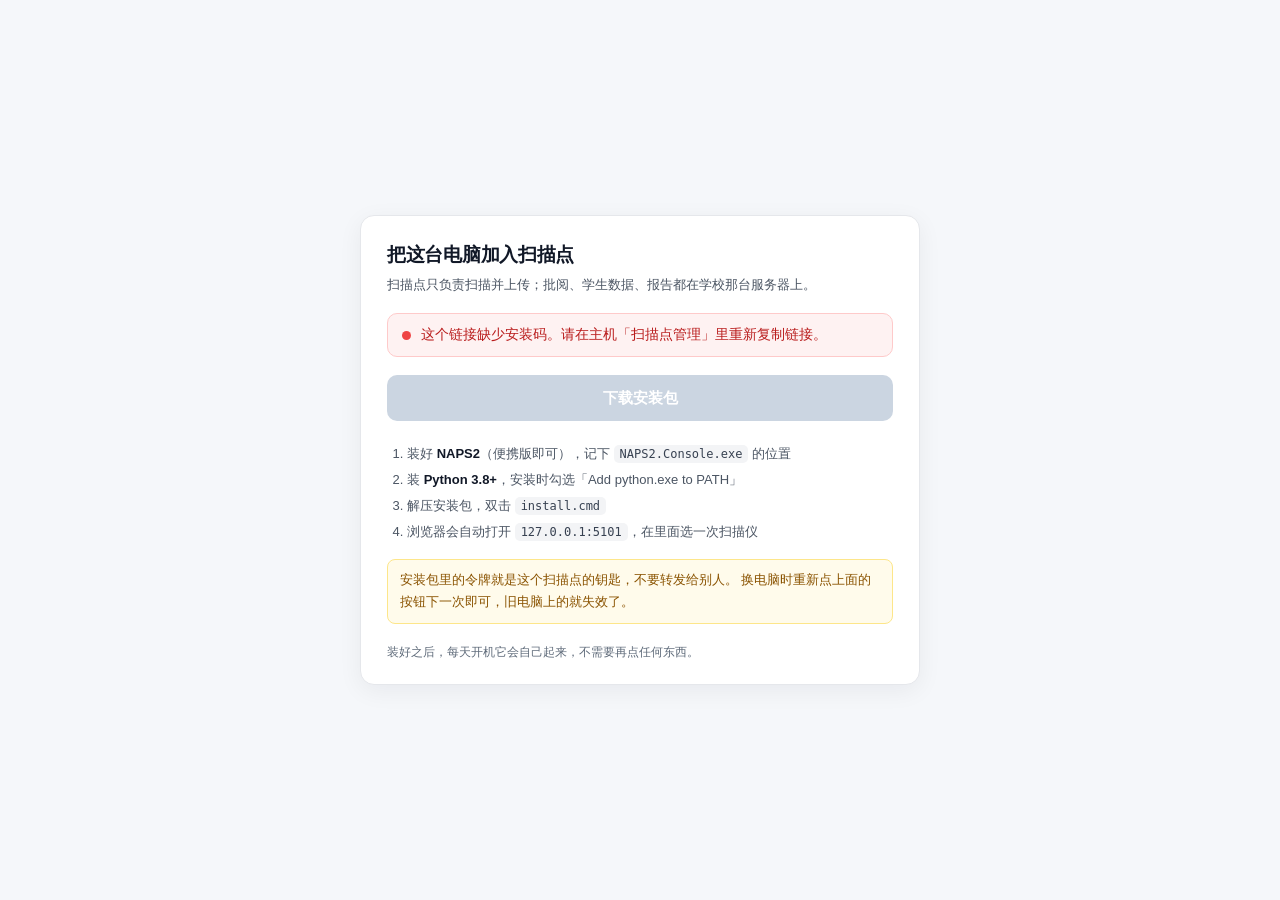
<file: templates/join.html>
<!DOCTYPE html>
<html lang="zh-CN">
<head>
    <meta charset="UTF-8">
    <meta name="viewport" content="width=device-width, initial-scale=1.0">
    <title>加入扫描点 · QuickJudge</title>
    <link rel="icon" type="image/x-icon" href="/favicon.ico">
    <!-- 这一页在**扫描点那台电脑**上打开，所以不能引用本机的 /static —— 它也在主机上，能取到。 -->
    <style>
        :root{
            --text:#111827; --text2:#4b5563; --muted:#5f6b7a;
            --line:#e5e7eb; --primary:#2563eb; --ok-ink:#047857; --danger-ink:#b91c1c;
        }
        *{box-sizing:border-box}
        body{
            margin:0; min-height:100vh; display:flex; align-items:center; justify-content:center;
            background:#f5f7fa; color:var(--text); padding:24px;
            font-family:-apple-system,"Segoe UI","Microsoft YaHei",sans-serif;
        }
        .card{
            width:100%; max-width:560px; background:#fff; border:1px solid var(--line);
            border-radius:14px; padding:26px 26px 22px; box-shadow:0 6px 24px rgba(17,24,39,.06);
        }
        h1{font-size:19px; margin:0 0 6px; letter-spacing:-.3px;}
        .sub{font-size:13px; color:var(--text2); margin:0 0 18px; line-height:1.65;}
        .point{
            display:flex; align-items:center; gap:10px; padding:12px 14px; border-radius:10px;
            background:#f0f7ff; border:1px solid #cfe3ff; margin-bottom:18px; font-size:14px;
        }
        .point.bad{background:#fef2f2; border-color:#fecaca; color:var(--danger-ink);}
        .dot{width:9px; height:9px; border-radius:50%; background:#22c55e; flex:none;}
        .point.bad .dot{background:#ef4444;}
        .btn{
            display:inline-flex; align-items:center; justify-content:center; gap:8px;
            width:100%; padding:13px 18px; border-radius:10px; border:0; cursor:pointer;
            background:var(--primary); color:#fff; font-size:15px; font-weight:600;
            font-family:inherit; text-decoration:none; min-height:46px;
        }
        .btn:hover{background:#1d4ed8;}
        .btn[aria-disabled="true"]{background:#cbd5e1; cursor:not-allowed;}
        ol{margin:20px 0 0; padding-left:20px; font-size:13px; color:var(--text2); line-height:2;}
        ol b{color:var(--text); font-weight:600;}
        code{background:#f3f4f6; padding:2px 6px; border-radius:5px; font-size:12px; color:#374151;}
        .foot{margin-top:18px; font-size:12px; color:var(--muted); line-height:1.7;}
        .warn{margin-top:14px; padding:10px 12px; border-radius:8px; background:#fffbeb;
              border:1px solid #fde68a; color:#8a5300; font-size:12.5px; line-height:1.7;}
    </style>
</head>
<body>
<div class="card">
    <h1>把这台电脑加入扫描点</h1>
    <p class="sub">扫描点只负责扫描并上传；批阅、学生数据、报告都在学校那台服务器上。</p>

    <div class="point" id="pointBox">
        <span class="dot"></span>
        <span id="pointText">正在确认安装链接…</span>
    </div>

    <a class="btn" id="dl" href="#" aria-disabled="true">下载安装包</a>

    <ol>
        <li>装好 <b>NAPS2</b>（便携版即可），记下 <code>NAPS2.Console.exe</code> 的位置</li>
        <li>装 <b>Python 3.8+</b>，安装时勾选「Add python.exe to PATH」</li>
        <li>解压安装包，双击 <code>install.cmd</code></li>
        <li>浏览器会自动打开 <code>127.0.0.1:5101</code>，在里面选一次扫描仪</li>
    </ol>

    <div class="warn">
        安装包里的令牌就是这个扫描点的钥匙，不要转发给别人。
        换电脑时重新点上面的按钮下一次即可，旧电脑上的就失效了。
    </div>

    <div class="foot">
        装好之后，每天开机它会自己起来，不需要再点任何东西。
    </div>
</div>

<script>
(function () {
    var t = new URLSearchParams(location.search).get('t') || '';
    var box = document.getElementById('pointBox');
    var text = document.getElementById('pointText');
    var dl = document.getElementById('dl');

    if (!t) {
        box.classList.add('bad');
        text.textContent = '这个链接缺少安装码。请在主机「扫描点管理」里重新复制链接。';
        return;
    }

    fetch('/api/ingest/whoami?t=' + encodeURIComponent(t))
        .then(function (r) { return r.json().then(function (j) { return { ok: r.ok, j: j }; }); })
        .then(function (res) {
            if (!res.ok) {
                box.classList.add('bad');
                text.textContent = res.j.error || '链接已失效';
                return;
            }
            text.textContent = '扫描点：' + (res.j.point.name || res.j.point.id);
            dl.href = '/api/ingest/package?t=' + encodeURIComponent(t);
            dl.removeAttribute('aria-disabled');
        })
        .catch(function () {
            box.classList.add('bad');
            text.textContent = '连不上主机，确认这台电脑和服务器在同一个网络里。';
        });
})();
</script>
</body>
</html>
</file>
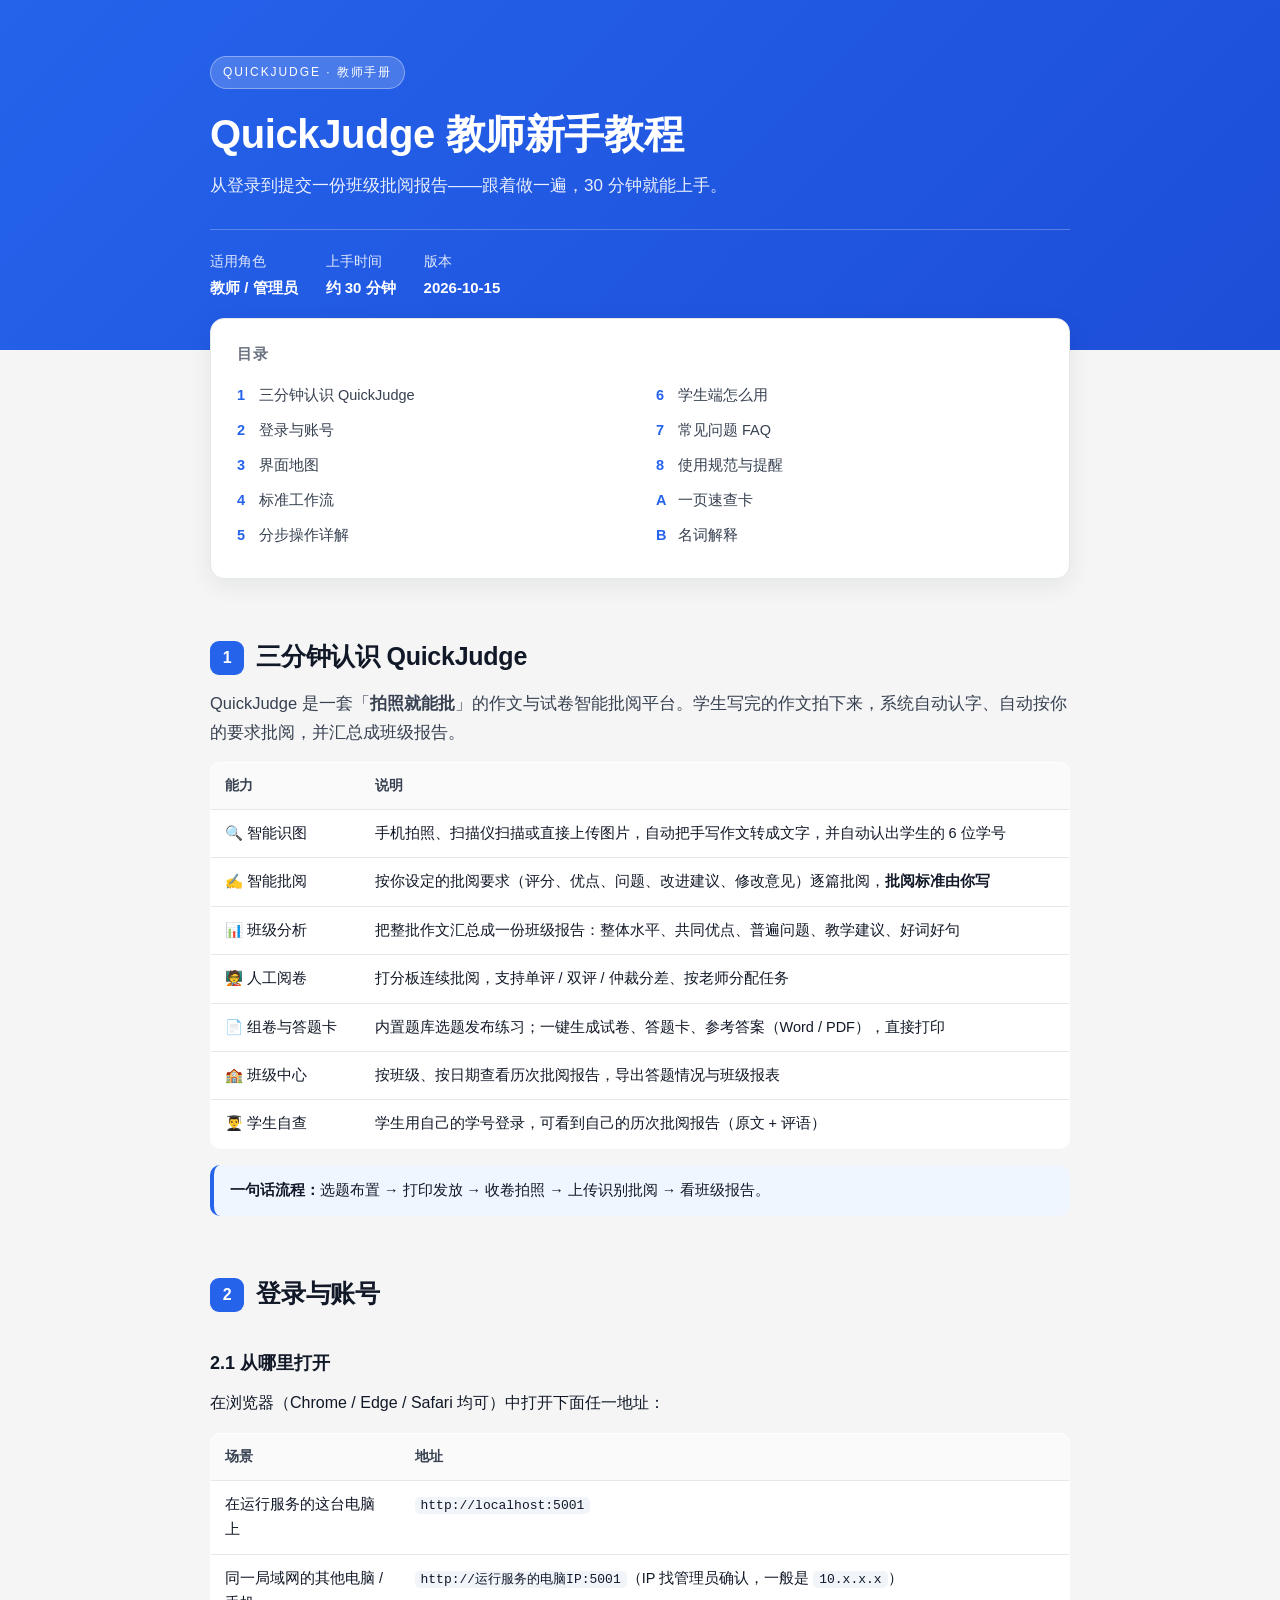
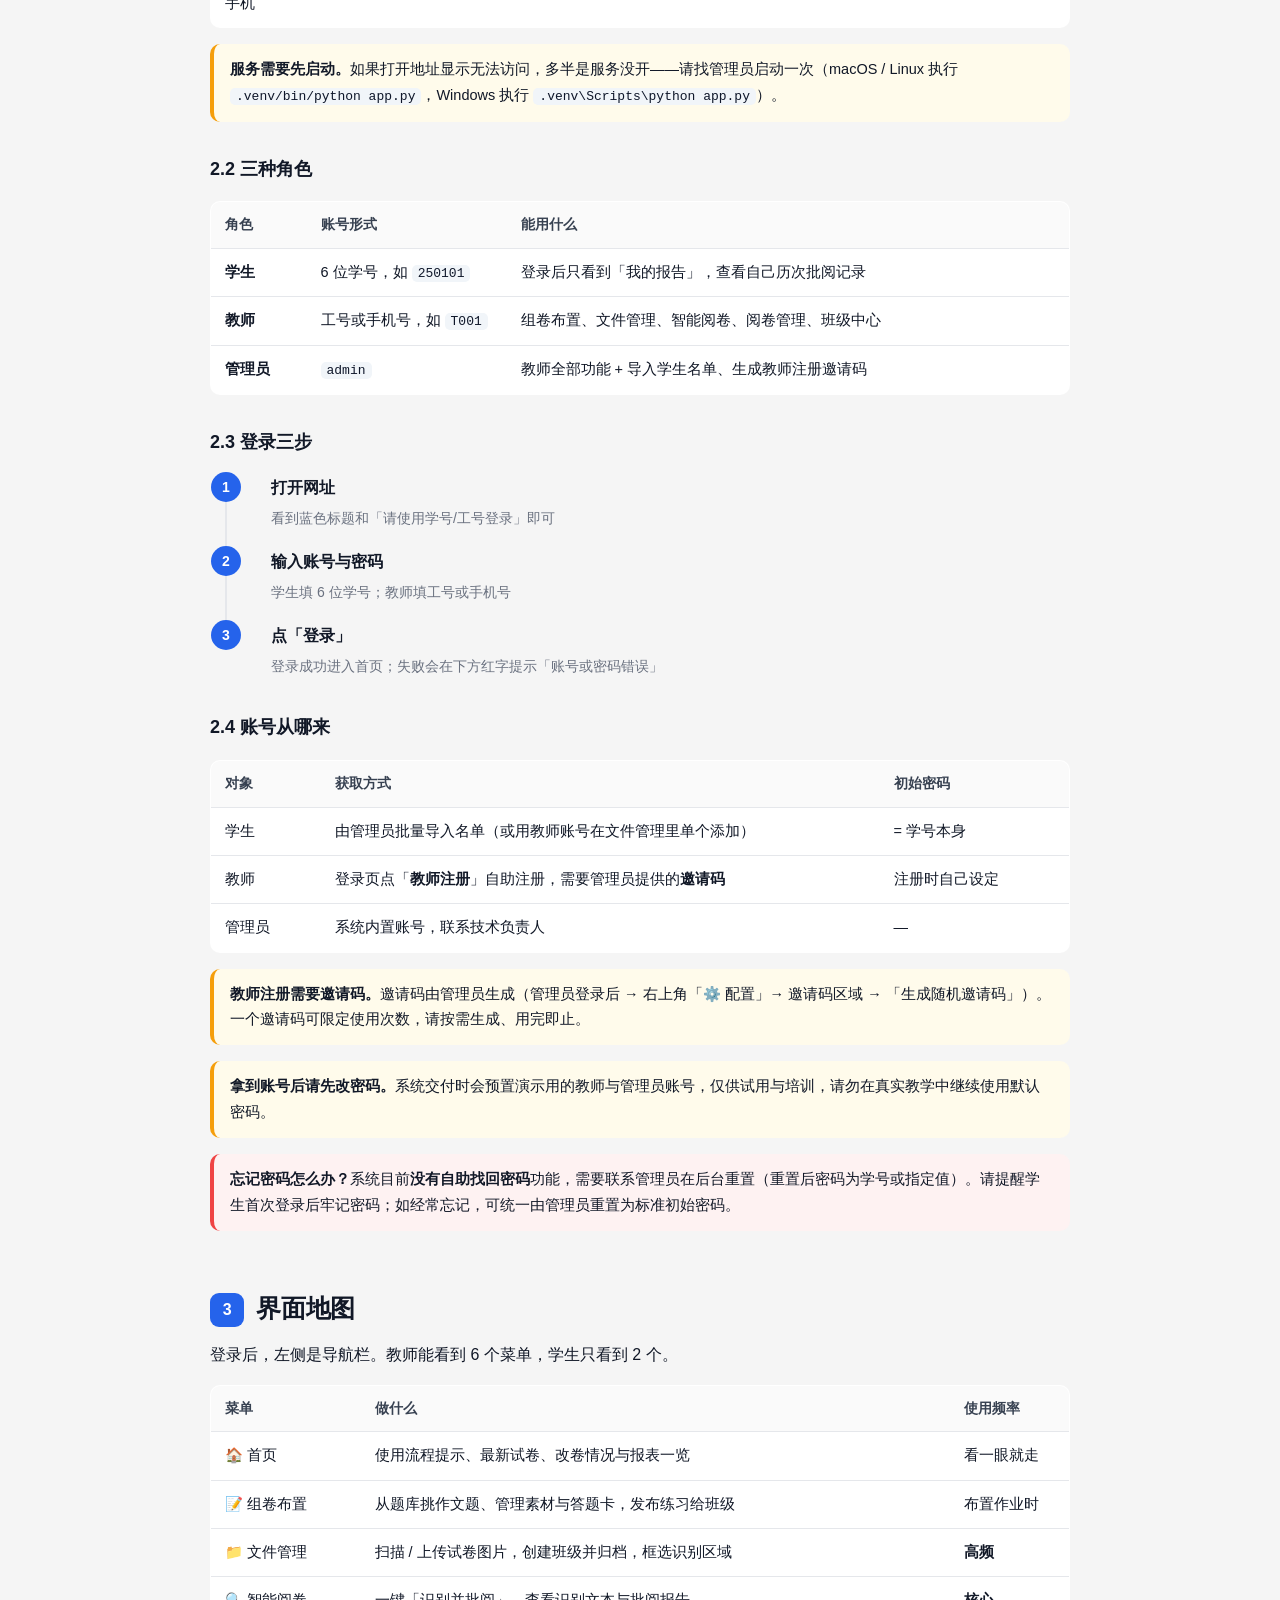
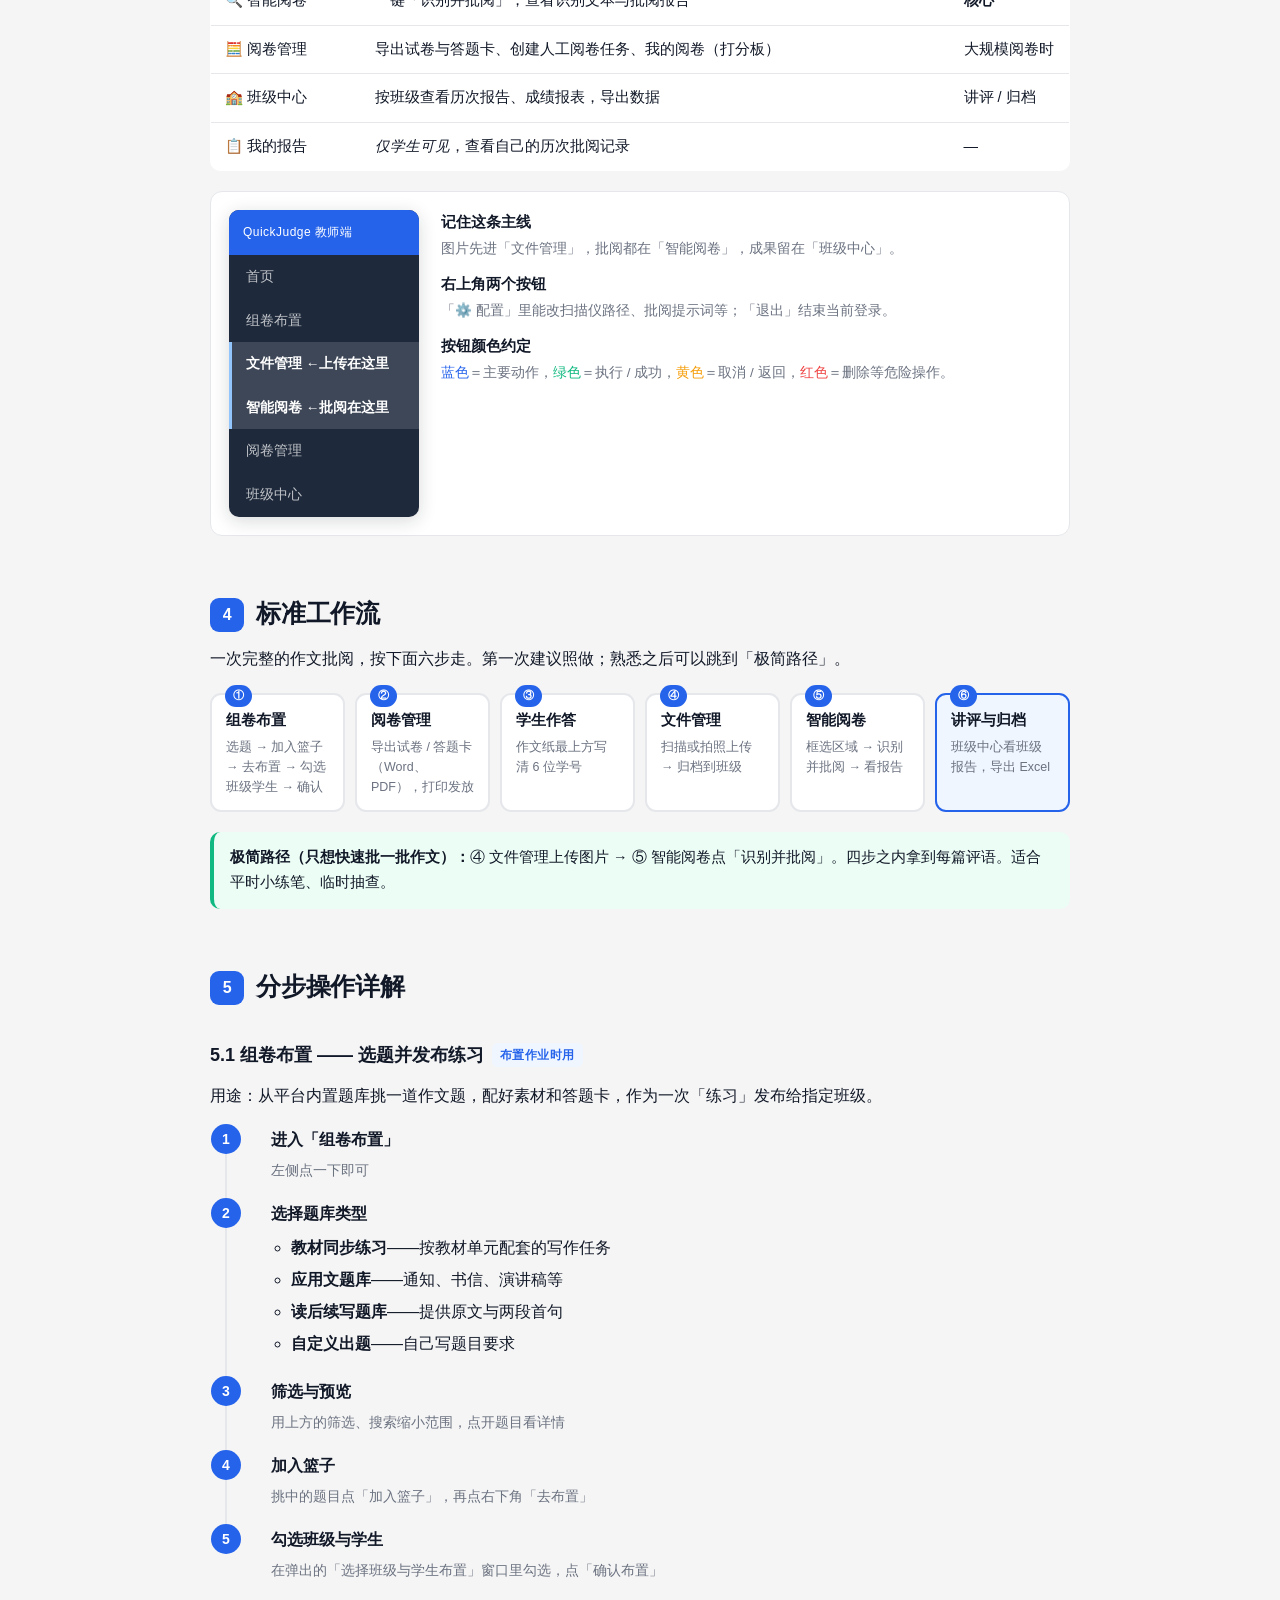
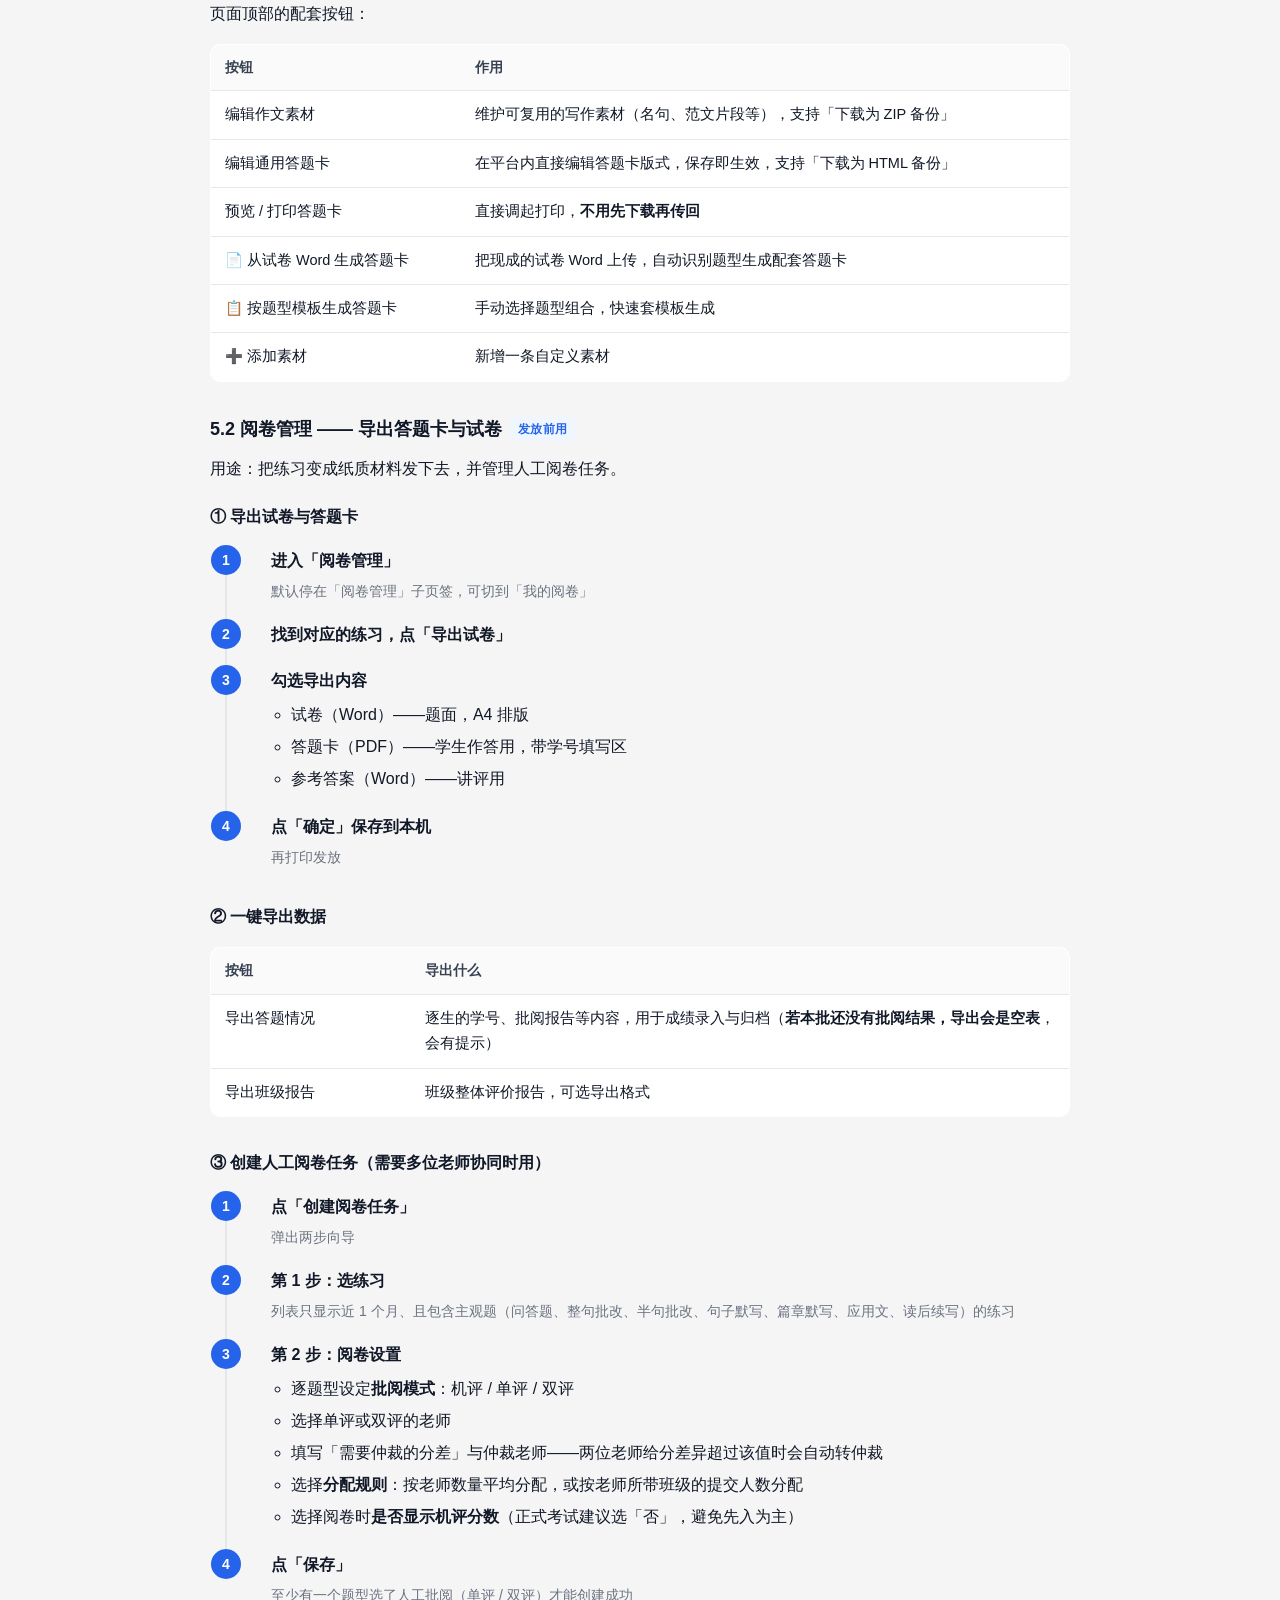
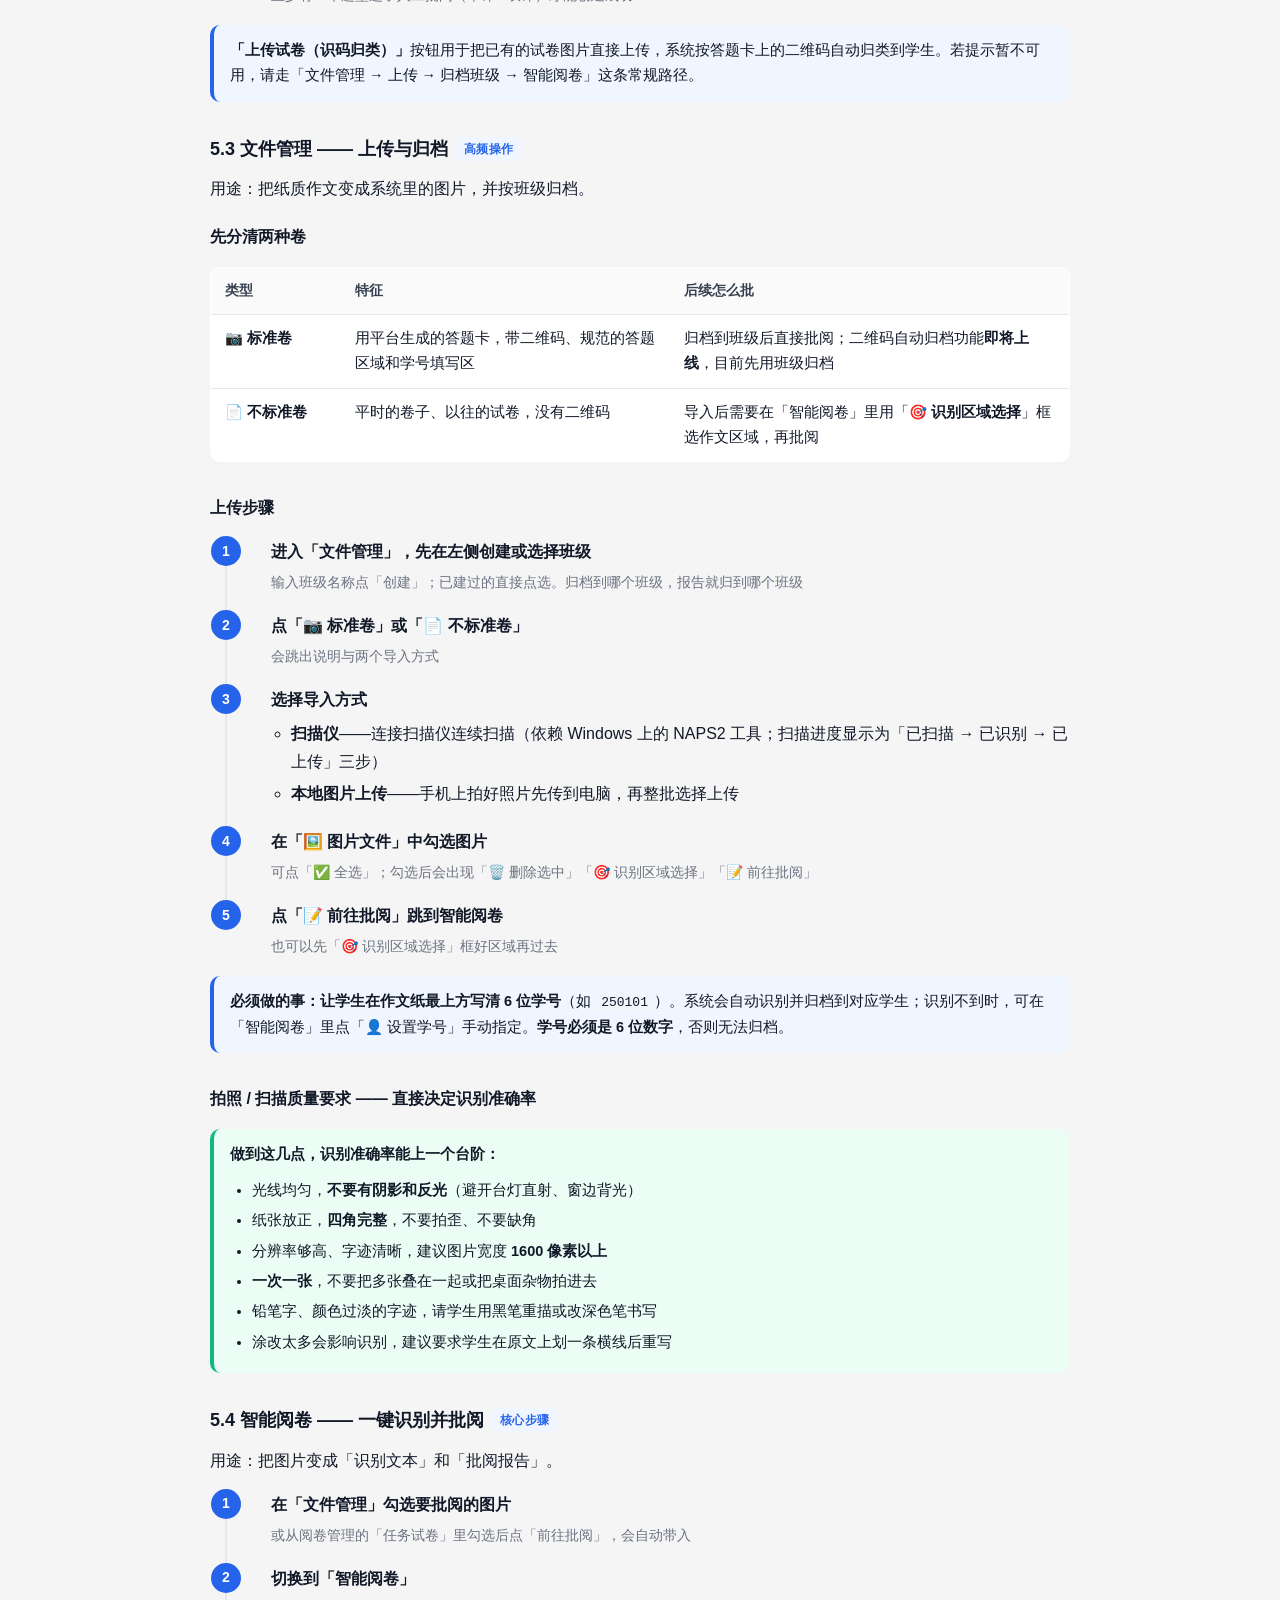
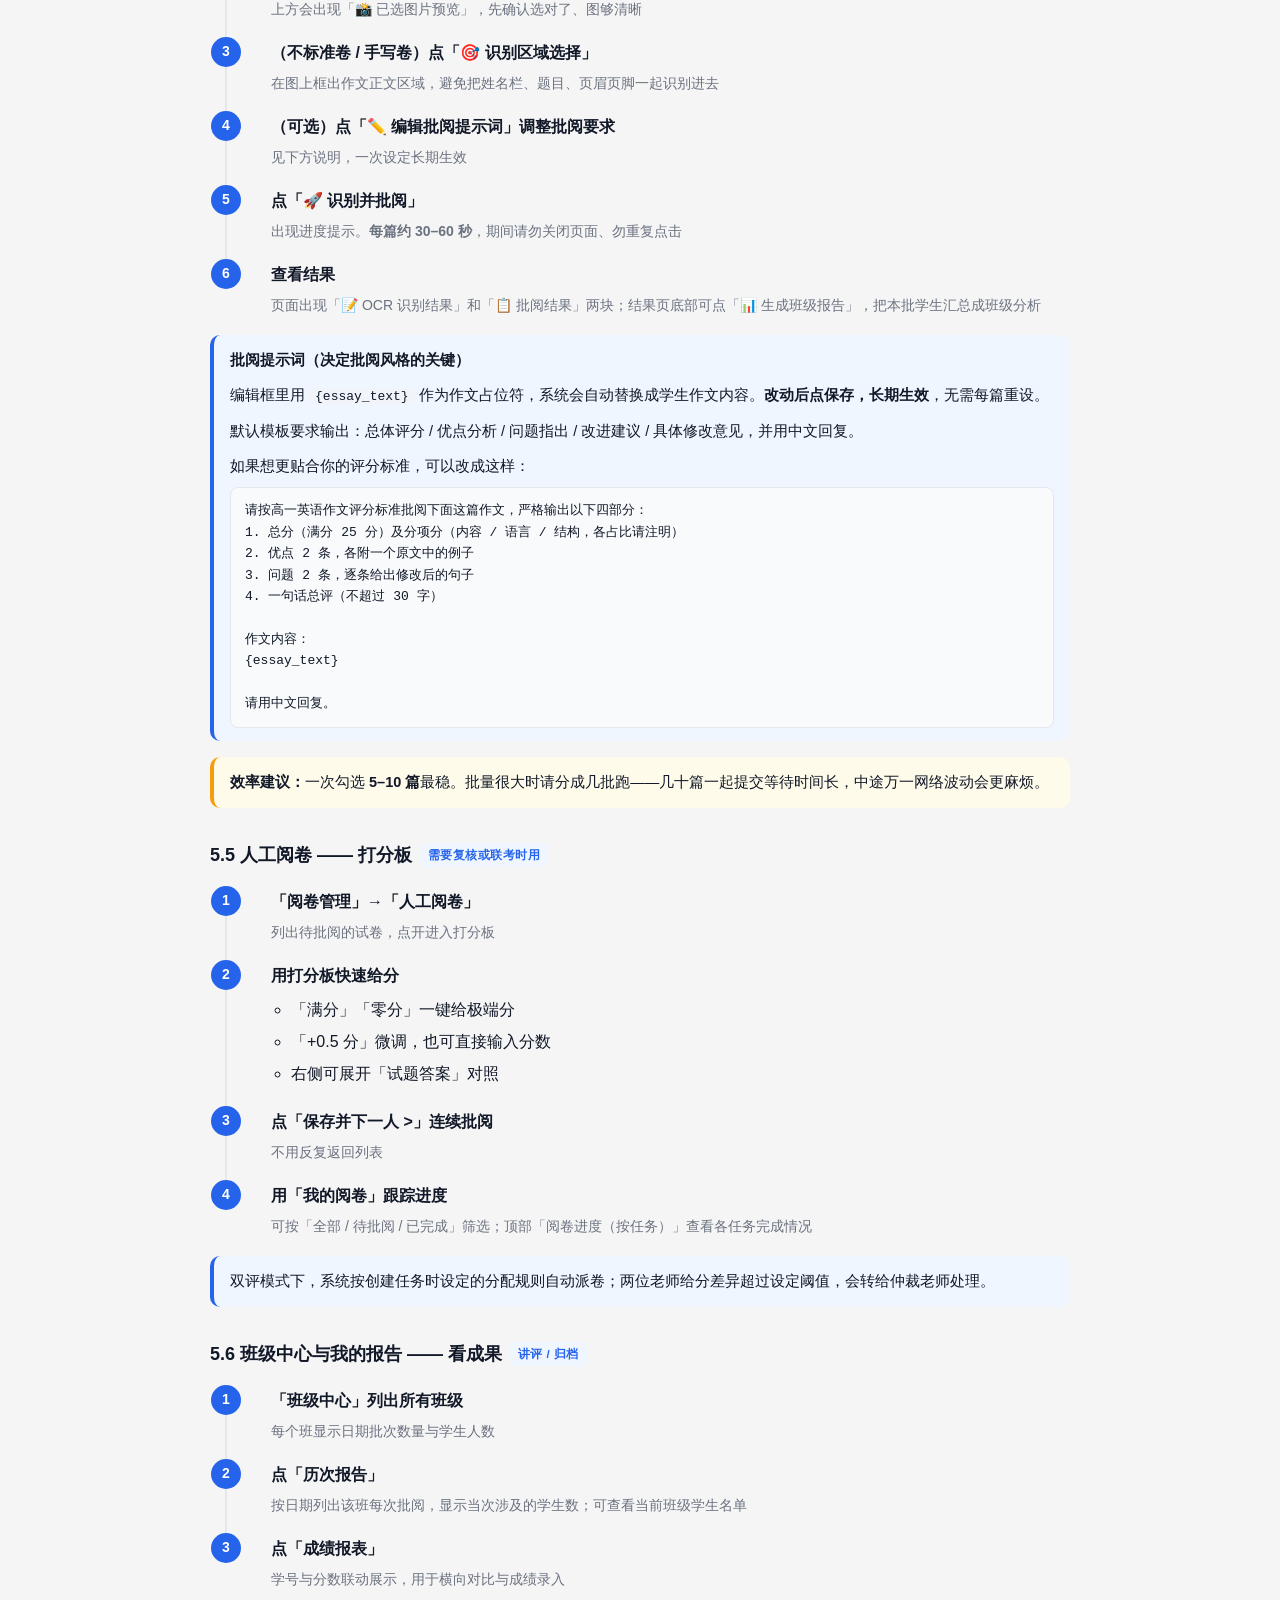
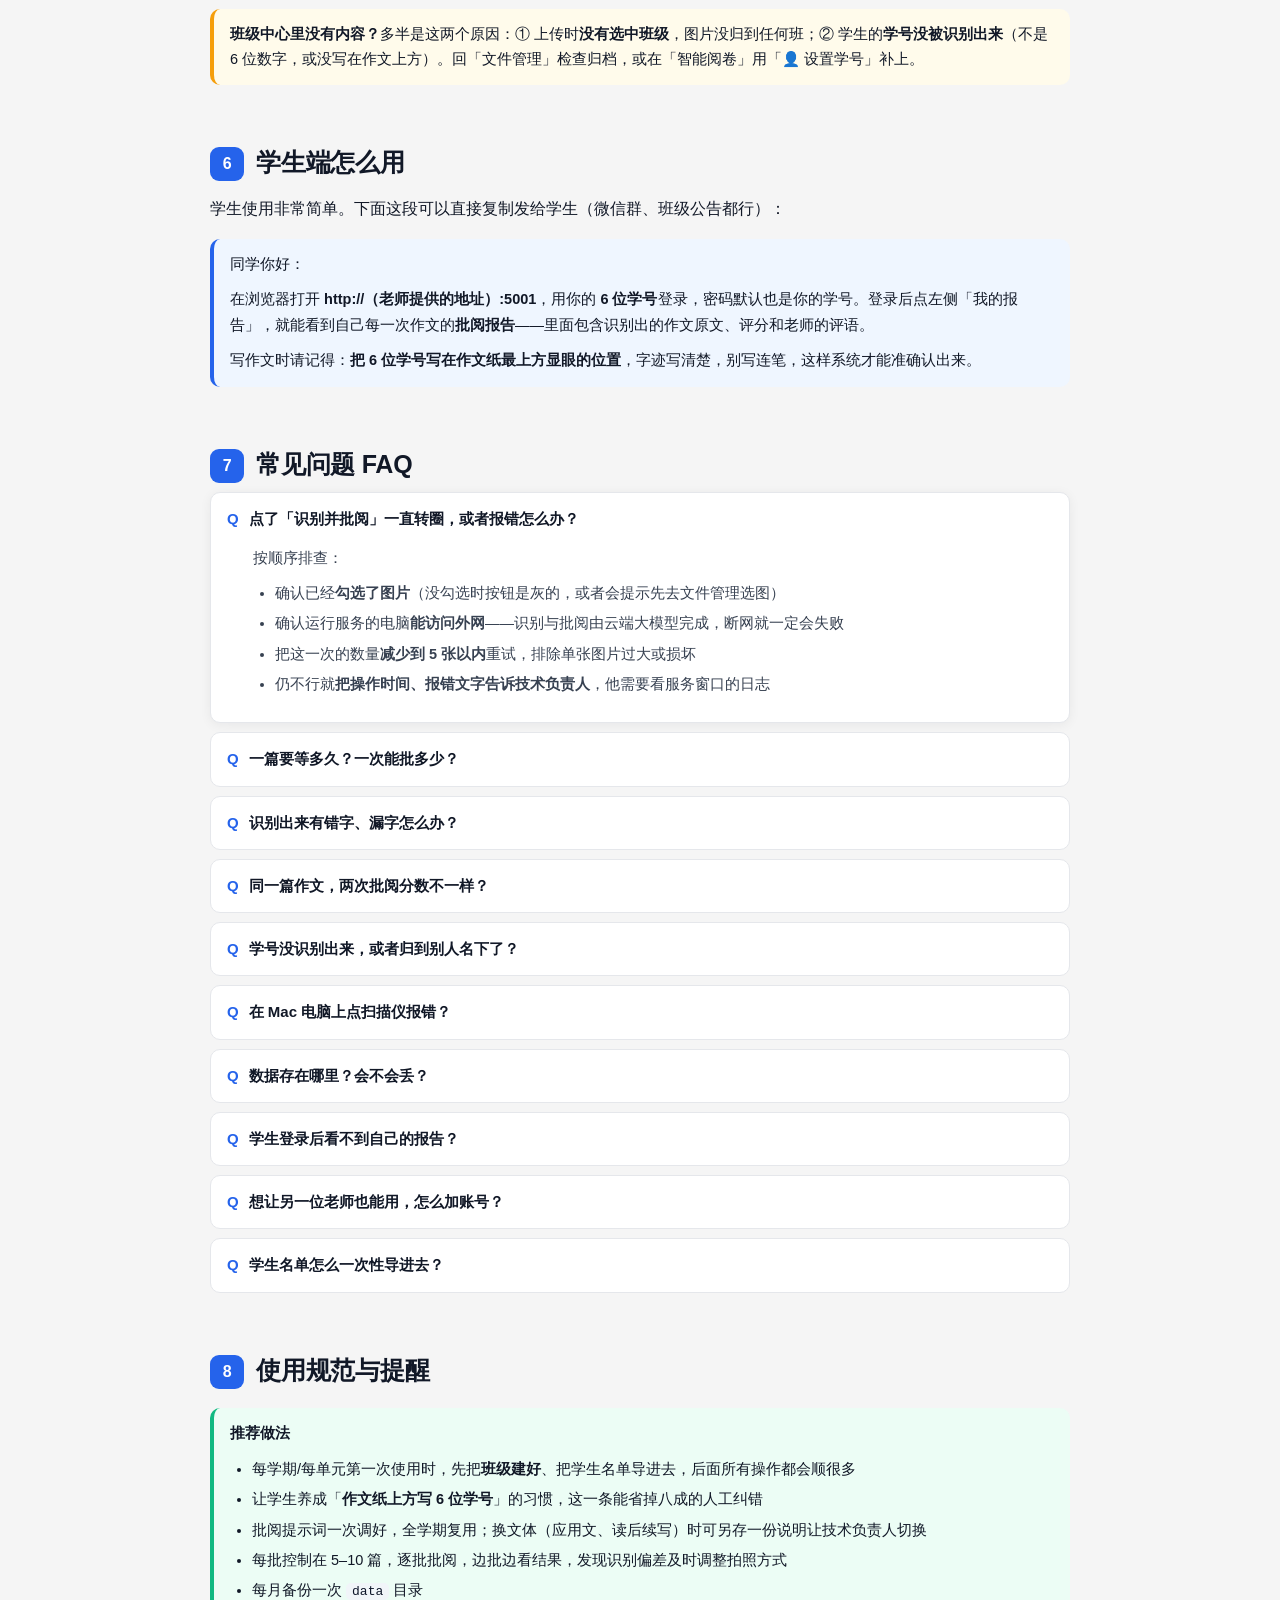
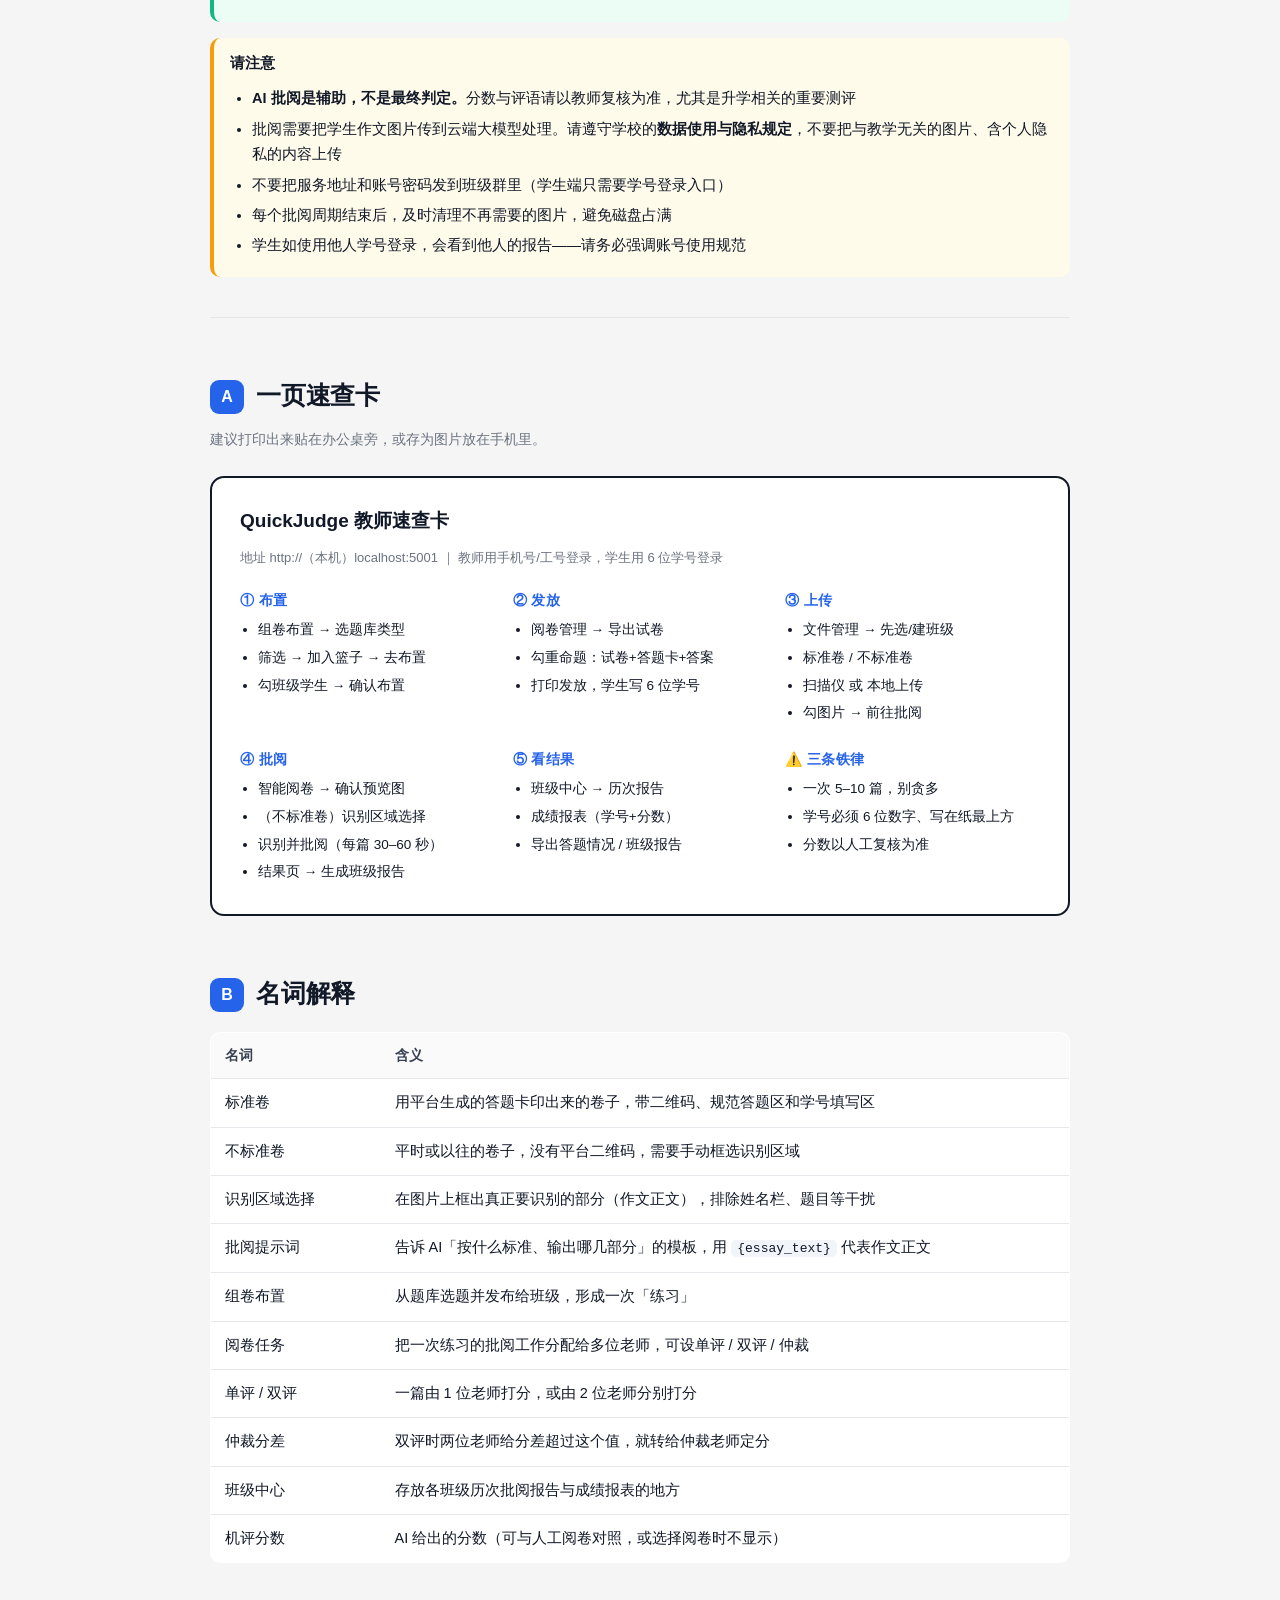
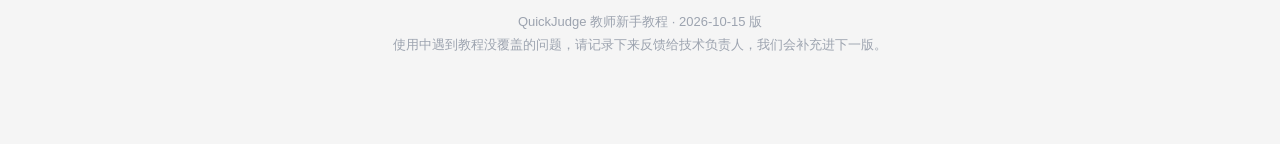
<file: 使用说明/教师新手教程.html>
<!DOCTYPE html>
<html lang="zh-CN">
<head>
<meta charset="UTF-8">
<meta name="viewport" content="width=device-width, initial-scale=1.0">
<title>QuickJudge 教师新手教程</title>
<style>
  :root{
    --blue:#2563eb;
    --blue-dark:#1d4ed8;
    --blue-soft:#eff6ff;
    --ink:#111827;
    --ink-2:#374151;
    --muted:#6b7280;
    --muted-2:#9ca3af;
    --line:#e5e7eb;
    --bg:#f5f5f5;
    --card:#ffffff;
    --green:#10b981;
    --green-soft:#ecfdf5;
    --amber:#f59e0b;
    --amber-soft:#fffbeb;
    --red:#ef4444;
    --red-soft:#fef2f2;
  }
  *{box-sizing:border-box;}
  html{scroll-behavior:smooth;}
  body{
    margin:0;
    background:var(--bg);
    color:var(--ink);
    font-family:-apple-system,BlinkMacSystemFont,"PingFang SC","Hiragino Sans GB","Microsoft YaHei",sans-serif;
    font-size:16px;
    line-height:1.75;
    -webkit-font-smoothing:antialiased;
  }
  .wrap{max-width:900px;margin:0 auto;padding:0 20px 80px;}

  /* ============ 封面 ============ */
  .cover{
    background:linear-gradient(135deg,#2563eb 0%,#1d4ed8 100%);
    color:#fff;
    padding:56px 0 48px;
    margin-bottom:0;
  }
  .cover .wrap{padding-bottom:0;}
  .cover .kicker{
    display:inline-block;
    font-size:12px;letter-spacing:.16em;text-transform:uppercase;
    background:rgba(255,255,255,.18);
    border:1px solid rgba(255,255,255,.35);
    padding:5px 12px;border-radius:999px;margin-bottom:20px;
  }
  .cover h1{margin:0 0 12px;font-size:40px;line-height:1.25;font-weight:700;letter-spacing:-.01em;}
  .cover .sub{margin:0;font-size:17px;color:rgba(255,255,255,.9);max-width:640px;}
  .cover .meta{
    margin-top:28px;padding-top:20px;border-top:1px solid rgba(255,255,255,.25);
    display:flex;flex-wrap:wrap;gap:28px;font-size:13.5px;color:rgba(255,255,255,.86);
  }
  .cover .meta b{display:block;color:#fff;font-size:15px;font-weight:600;margin-top:2px;}

  /* ============ 目录 ============ */
  .toc{
    background:var(--card);border:1px solid var(--line);border-radius:14px;
    padding:22px 26px;margin:-32px 0 36px;position:relative;
    box-shadow:0 6px 24px rgba(17,24,39,.07);
  }
  .toc h2{margin:0 0 14px;font-size:15px;letter-spacing:.08em;color:var(--muted);font-weight:600;}
  .toc ol{margin:0;padding:0;list-style:none;columns:2;column-gap:32px;}
  .toc li{margin-bottom:7px;break-inside:avoid;}
  .toc a{color:var(--ink-2);text-decoration:none;font-size:14.5px;}
  .toc a:hover{color:var(--blue);text-decoration:underline;}
  .toc .num{display:inline-block;min-width:22px;color:var(--blue);font-weight:600;font-variant-numeric:tabular-nums;}

  /* ============ 章节 ============ */
  h2.chap{
    font-size:25px;margin:56px 0 6px;font-weight:700;letter-spacing:-.01em;
    scroll-margin-top:24px;
  }
  h2.chap .n{
    display:inline-flex;align-items:center;justify-content:center;
    width:34px;height:34px;border-radius:9px;background:var(--blue);color:#fff;
    font-size:16px;font-weight:700;margin-right:12px;vertical-align:2px;
  }
  h3.sec{font-size:18px;margin:32px 0 10px;font-weight:650;scroll-margin-top:24px;}
  h3.sec .tag{
    display:inline-block;font-size:11.5px;font-weight:600;letter-spacing:.04em;
    color:var(--blue);background:var(--blue-soft);border-radius:6px;
    padding:2px 8px;margin-left:8px;vertical-align:2px;
  }
  p{margin:10px 0;}
  .lead{color:var(--ink-2);font-size:16.5px;}

  /* ============ 卡片 / 表格 ============ */
  table{width:100%;border-collapse:collapse;margin:16px 0;font-size:14.5px;background:var(--card);
        border:1px solid var(--line);border-radius:10px;overflow:hidden;}
  th,td{padding:11px 14px;text-align:left;border-bottom:1px solid var(--line);vertical-align:top;}
  th{background:#fafafa;font-weight:600;color:var(--ink-2);font-size:13.5px;white-space:nowrap;}
  tr:last-child td{border-bottom:none;}
  td code,p code,li code{background:#f1f5f9;border-radius:5px;padding:1px 6px;font-size:13px;
        font-family:ui-monospace,SFMono-Regular,Menlo,Consolas,monospace;color:#0f172a;}

  /* ============ 步骤 ============ */
  ol.steps{counter-reset:s;list-style:none;margin:16px 0;padding:0;}
  ol.steps>li{
    counter-increment:s;position:relative;padding:0 0 16px 44px;
    border-left:2px solid var(--line);margin-left:15px;
  }
  ol.steps>li:last-child{border-left-color:transparent;padding-bottom:0;}
  ol.steps>li::before{
    content:counter(s);position:absolute;left:-16px;top:-2px;
    width:30px;height:30px;border-radius:50%;background:var(--blue);color:#fff;
    display:flex;align-items:center;justify-content:center;font-size:14px;font-weight:700;
  }
  ol.steps>li>b{display:block;margin-bottom:2px;}
  ol.steps ul{margin:6px 0 0;padding-left:20px;}
  ol.steps ul li{margin-bottom:4px;}

  ul.plain{margin:10px 0;padding-left:22px;}
  ul.plain li{margin-bottom:5px;}

  /* ============ 提示框 ============ */
  .box{border-radius:10px;padding:13px 16px;margin:16px 0;font-size:14.5px;border-left:4px solid;}
  .box p:first-child{margin-top:0;}
  .box p:last-child{margin-bottom:0;}
  .box b{font-weight:650;}
  .tip{background:var(--blue-soft);border-color:var(--blue);}
  .ok{background:var(--green-soft);border-color:var(--green);}
  .warn{background:var(--amber-soft);border-color:var(--amber);}
  .stop{background:var(--red-soft);border-color:var(--red);}

  /* ============ 界面示意 ============ */
  .fig{
    background:var(--card);border:1px solid var(--line);border-radius:12px;
    padding:18px;margin:20px 0;display:flex;gap:22px;align-items:flex-start;flex-wrap:wrap;
  }
  .mock{
    width:190px;flex:0 0 auto;border-radius:10px;overflow:hidden;
    background:#1e293b;box-shadow:0 4px 18px rgba(17,24,39,.16);font-size:13.5px;
  }
  .mock .top{background:var(--blue);padding:12px 14px;color:#fff;font-size:12px;letter-spacing:.04em;}
  .mock a,.mock span.it{display:block;color:rgba(255,255,255,.72);padding:10px 14px;
        border-left:3px solid transparent;text-decoration:none;}
  .mock span.it.on{background:rgba(255,255,255,.14);color:#fff;border-left-color:#93c5fd;font-weight:600;}
  .fig .legend{flex:1 1 320px;min-width:260px;}
  .fig .legend dl{margin:0;}
  .fig .legend dt{font-weight:650;font-size:14.5px;margin-top:11px;}
  .fig .legend dt:first-child{margin-top:0;}
  .fig .legend dd{margin:2px 0 0;color:var(--muted);font-size:13.5px;}

  /* ============ 流程图 ============ */
  .flow{display:flex;flex-wrap:wrap;gap:10px;align-items:stretch;margin:20px 0;}
  .flow .node{
    flex:1 1 130px;min-width:130px;background:var(--card);border:2px solid var(--line);
    border-radius:11px;padding:13px 14px;position:relative;
  }
  .flow .node .h{font-weight:650;font-size:14.5px;margin-bottom:3px;}
  .flow .node .d{font-size:12.5px;color:var(--muted);line-height:1.6;}
  .flow .node .step-no{
    position:absolute;top:-10px;left:13px;background:var(--blue);color:#fff;
    font-size:11px;font-weight:700;border-radius:999px;padding:1px 8px;letter-spacing:.04em;
  }
  .flow .node:last-child{border-color:var(--blue);background:var(--blue-soft);}

  /* ============ 速查卡 ============ */
  .cheat{
    background:var(--card);border:2px solid var(--ink);border-radius:14px;
    padding:26px 28px;margin:24px 0;
  }
  .cheat h4{margin:0 0 4px;font-size:19px;}
  .cheat .hint{color:var(--muted);font-size:13px;margin-bottom:18px;}
  .cheat-grid{display:grid;grid-template-columns:repeat(auto-fit,minmax(240px,1fr));gap:18px;}
  .cheat-grid h5{margin:0 0 6px;font-size:14px;color:var(--blue);letter-spacing:.03em;}
  .cheat-grid ul{margin:0;padding-left:18px;font-size:13.5px;}
  .cheat-grid ul li{margin-bottom:4px;}

  /* ============ FAQ ============ */
  details{background:var(--card);border:1px solid var(--line);border-radius:10px;margin-bottom:9px;overflow:hidden;}
  details[open]{box-shadow:0 2px 12px rgba(17,24,39,.06);}
  summary{cursor:pointer;padding:13px 16px;font-weight:600;font-size:15px;list-style:none;
          display:flex;gap:10px;align-items:flex-start;}
  summary::-webkit-details-marker{display:none;}
  summary::before{content:"Q";color:var(--blue);font-weight:700;flex:0 0 auto;}
  summary:hover{background:#fafafa;}
  details .ans{padding:0 16px 15px 42px;font-size:14.5px;color:var(--ink-2);}
  details .ans p:first-child{margin-top:0;}
  details .ans p:last-child{margin-bottom:0;}

  hr.sep{border:none;border-top:1px solid var(--line);margin:40px 0;}
  .foot{color:var(--muted-2);font-size:13px;text-align:center;margin-top:48px;}

  @media (max-width:620px){
    .cover h1{font-size:29px;}
    .toc ol{columns:1;}
    .wrap{padding:0 16px 60px;}
    .fig{flex-direction:column;}
    .mock{width:100%;}
  }
  @media print{
    body{background:#fff;font-size:11.5pt;}
    .cover{background:#fff;color:#000;padding:0 0 12pt;}
    .cover .kicker{border-color:#999;color:#333;background:none;}
    .cover .sub,.cover .meta{color:#333;}
    .cover .meta b{color:#000;}
    .cover .meta{border-top-color:#ccc;}
    .toc{box-shadow:none;margin:16pt 0;break-inside:avoid;}
    h2.chap{break-before:page;break-after:avoid;}
    h2.chap:first-of-type{break-before:auto;}
    h3.sec{break-after:avoid;}
    table,details,.box,.fig,.cheat{break-inside:avoid;}
    .mock{box-shadow:none;border:1px solid #ccc;}
    details .ans{display:block !important;}
    details{border:1px solid #ccc;}
  }
</style>
</head>
<body>

<!-- ================= 封面 ================= -->
<header class="cover">
  <div class="wrap">
    <span class="kicker">QuickJudge · 教师手册</span>
    <h1>QuickJudge 教师新手教程</h1>
    <p class="sub">从登录到提交一份班级批阅报告——跟着做一遍，30 分钟就能上手。</p>
    <div class="meta">
      <div>适用角色<b>教师 / 管理员</b></div>
      <div>上手时间<b>约 30 分钟</b></div>
      <div>版本<b>2026-10-15</b></div>
    </div>
  </div>
</header>

<div class="wrap">

<!-- ================= 目录 ================= -->
<nav class="toc">
  <h2>目录</h2>
  <ol>
    <li><a href="#c1"><span class="num">1</span>三分钟认识 QuickJudge</a></li>
    <li><a href="#c2"><span class="num">2</span>登录与账号</a></li>
    <li><a href="#c3"><span class="num">3</span>界面地图</a></li>
    <li><a href="#c4"><span class="num">4</span>标准工作流</a></li>
    <li><a href="#c5"><span class="num">5</span>分步操作详解</a></li>
    <li><a href="#c6"><span class="num">6</span>学生端怎么用</a></li>
    <li><a href="#c7"><span class="num">7</span>常见问题 FAQ</a></li>
    <li><a href="#c8"><span class="num">8</span>使用规范与提醒</a></li>
    <li><a href="#a1"><span class="num">A</span>一页速查卡</a></li>
    <li><a href="#a2"><span class="num">B</span>名词解释</a></li>
  </ol>
</nav>

<!-- ================= 1 ================= -->
<h2 class="chap" id="c1"><span class="n">1</span>三分钟认识 QuickJudge</h2>
<p class="lead">QuickJudge 是一套「<b>拍照就能批</b>」的作文与试卷智能批阅平台。学生写完的作文拍下来，系统自动认字、自动按你的要求批阅，并汇总成班级报告。</p>

<table>
  <tr><th style="width:150px">能力</th><th>说明</th></tr>
  <tr><td>🔍 智能识图</td><td>手机拍照、扫描仪扫描或直接上传图片，自动把手写作文转成文字，并自动认出学生的 6 位学号</td></tr>
  <tr><td>✍️ 智能批阅</td><td>按你设定的批阅要求（评分、优点、问题、改进建议、修改意见）逐篇批阅，<b>批阅标准由你写</b></td></tr>
  <tr><td>📊 班级分析</td><td>把整批作文汇总成一份班级报告：整体水平、共同优点、普遍问题、教学建议、好词好句</td></tr>
  <tr><td>🧑‍🏫 人工阅卷</td><td>打分板连续批阅，支持单评 / 双评 / 仲裁分差、按老师分配任务</td></tr>
  <tr><td>📄 组卷与答题卡</td><td>内置题库选题发布练习；一键生成试卷、答题卡、参考答案（Word / PDF），直接打印</td></tr>
  <tr><td>🏫 班级中心</td><td>按班级、按日期查看历次批阅报告，导出答题情况与班级报表</td></tr>
  <tr><td>👨‍🎓 学生自查</td><td>学生用自己的学号登录，可看到自己的历次批阅报告（原文 + 评语）</td></tr>
</table>

<div class="box tip">
  <p><b>一句话流程：</b>选题布置 → 打印发放 → 收卷拍照 → 上传识别批阅 → 看班级报告。</p>
</div>

<!-- ================= 2 ================= -->
<h2 class="chap" id="c2"><span class="n">2</span>登录与账号</h2>

<h3 class="sec">2.1 从哪里打开</h3>
<p>在浏览器（Chrome / Edge / Safari 均可）中打开下面任一地址：</p>
<table>
  <tr><th style="width:190px">场景</th><th>地址</th></tr>
  <tr><td>在运行服务的这台电脑上</td><td><code>http://localhost:5001</code></td></tr>
  <tr><td>同一局域网的其他电脑 / 手机</td><td><code>http://运行服务的电脑IP:5001</code>（IP 找管理员确认，一般是 <code>10.x.x.x</code>）</td></tr>
</table>
<div class="box warn">
  <p><b>服务需要先启动。</b>如果打开地址显示无法访问，多半是服务没开——请找管理员启动一次（macOS / Linux 执行 <code>.venv/bin/python app.py</code>，Windows 执行 <code>.venv\Scripts\python app.py</code>）。</p>
</div>

<h3 class="sec">2.2 三种角色</h3>
<table>
  <tr><th style="width:96px">角色</th><th style="width:200px">账号形式</th><th>能用什么</th></tr>
  <tr><td><b>学生</b></td><td>6 位学号，如 <code>250101</code></td><td>登录后只看到「我的报告」，查看自己历次批阅记录</td></tr>
  <tr><td><b>教师</b></td><td>工号或手机号，如 <code>T001</code></td><td>组卷布置、文件管理、智能阅卷、阅卷管理、班级中心</td></tr>
  <tr><td><b>管理员</b></td><td><code>admin</code></td><td>教师全部功能 + 导入学生名单、生成教师注册邀请码</td></tr>
</table>

<h3 class="sec">2.3 登录三步</h3>
<ol class="steps">
  <li><b>打开网址</b><span style="color:var(--muted);font-size:14px">看到蓝色标题和「请使用学号/工号登录」即可</span></li>
  <li><b>输入账号与密码</b><span style="color:var(--muted);font-size:14px">学生填 6 位学号；教师填工号或手机号</span></li>
  <li><b>点「登录」</b><span style="color:var(--muted);font-size:14px">登录成功进入首页；失败会在下方红字提示「账号或密码错误」</span></li>
</ol>

<h3 class="sec">2.4 账号从哪来</h3>
<table>
  <tr><th style="width:110px">对象</th><th>获取方式</th><th style="width:190px">初始密码</th></tr>
  <tr><td>学生</td><td>由管理员批量导入名单（或用教师账号在文件管理里单个添加）</td><td>= 学号本身</td></tr>
  <tr><td>教师</td><td>登录页点「<b>教师注册</b>」自助注册，需要管理员提供的<b>邀请码</b></td><td>注册时自己设定</td></tr>
  <tr><td>管理员</td><td>系统内置账号，联系技术负责人</td><td>—</td></tr>
</table>

<div class="box warn">
  <p><b>教师注册需要邀请码。</b>邀请码由管理员生成（管理员登录后 → 右上角「⚙️ 配置」→ 邀请码区域 → 「生成随机邀请码」）。一个邀请码可限定使用次数，请按需生成、用完即止。</p>
</div>

<div class="box warn">
  <p><b>拿到账号后请先改密码。</b>系统交付时会预置演示用的教师与管理员账号，仅供试用与培训，请勿在真实教学中继续使用默认密码。</p>
</div>

<div class="box stop">
  <p><b>忘记密码怎么办？</b>系统目前<b>没有自助找回密码</b>功能，需要联系管理员在后台重置（重置后密码为学号或指定值）。请提醒学生首次登录后牢记密码；如经常忘记，可统一由管理员重置为标准初始密码。</p>
</div>

<!-- ================= 3 ================= -->
<h2 class="chap" id="c3"><span class="n">3</span>界面地图</h2>
<p>登录后，左侧是导航栏。教师能看到 6 个菜单，学生只看到 2 个。</p>

<table>
  <tr><th style="width:150px">菜单</th><th>做什么</th><th style="width:120px">使用频率</th></tr>
  <tr><td>🏠 首页</td><td>使用流程提示、最新试卷、改卷情况与报表一览</td><td>看一眼就走</td></tr>
  <tr><td>📝 组卷布置</td><td>从题库挑作文题、管理素材与答题卡，发布练习给班级</td><td>布置作业时</td></tr>
  <tr><td>📁 文件管理</td><td>扫描 / 上传试卷图片，创建班级并归档，框选识别区域</td><td><b>高频</b></td></tr>
  <tr><td>🔍 智能阅卷</td><td>一键「识别并批阅」，查看识别文本与批阅报告</td><td><b>核心</b></td></tr>
  <tr><td>🧮 阅卷管理</td><td>导出试卷与答题卡、创建人工阅卷任务、我的阅卷（打分板）</td><td>大规模阅卷时</td></tr>
  <tr><td>🏫 班级中心</td><td>按班级查看历次报告、成绩报表，导出数据</td><td>讲评 / 归档</td></tr>
  <tr><td>📋 我的报告</td><td><i>仅学生可见</i>，查看自己的历次批阅记录</td><td>—</td></tr>
</table>

<div class="fig">
  <div class="mock">
    <div class="top">QuickJudge 教师端</div>
    <span class="it">首页</span>
    <span class="it">组卷布置</span>
    <span class="it on">文件管理 ←上传在这里</span>
    <span class="it on">智能阅卷 ←批阅在这里</span>
    <span class="it">阅卷管理</span>
    <span class="it">班级中心</span>
  </div>
  <div class="legend">
    <dl>
      <dt>记住这条主线</dt>
      <dd>图片先进「文件管理」，批阅都在「智能阅卷」，成果留在「班级中心」。</dd>
      <dt>右上角两个按钮</dt>
      <dd>「⚙️ 配置」里能改扫描仪路径、批阅提示词等；「退出」结束当前登录。</dd>
      <dt>按钮颜色约定</dt>
      <dd><span style="color:var(--blue)">蓝色</span>＝主要动作，<span style="color:var(--green)">绿色</span>＝执行 / 成功，<span style="color:var(--amber)">黄色</span>＝取消 / 返回，<span style="color:var(--red)">红色</span>＝删除等危险操作。</dd>
    </dl>
  </div>
</div>

<!-- ================= 4 ================= -->
<h2 class="chap" id="c4"><span class="n">4</span>标准工作流</h2>
<p>一次完整的作文批阅，按下面六步走。第一次建议照做；熟悉之后可以跳到「极简路径」。</p>

<div class="flow">
  <div class="node"><span class="step-no">①</span><div class="h">组卷布置</div><div class="d">选题 → 加入篮子 → 去布置 → 勾选班级学生 → 确认</div></div>
  <div class="node"><span class="step-no">②</span><div class="h">阅卷管理</div><div class="d">导出试卷 / 答题卡（Word、PDF），打印发放</div></div>
  <div class="node"><span class="step-no">③</span><div class="h">学生作答</div><div class="d">作文纸最上方写清 6 位学号</div></div>
  <div class="node"><span class="step-no">④</span><div class="h">文件管理</div><div class="d">扫描或拍照上传 → 归档到班级</div></div>
  <div class="node"><span class="step-no">⑤</span><div class="h">智能阅卷</div><div class="d">框选区域 → 识别并批阅 → 看报告</div></div>
  <div class="node"><span class="step-no">⑥</span><div class="h">讲评与归档</div><div class="d">班级中心看班级报告，导出 Excel</div></div>
</div>

<div class="box ok">
  <p><b>极简路径（只想快速批一批作文）：</b>④ 文件管理上传图片 → ⑤ 智能阅卷点「识别并批阅」。四步之内拿到每篇评语。适合平时小练笔、临时抽查。</p>
</div>

<!-- ================= 5 ================= -->
<h2 class="chap" id="c5"><span class="n">5</span>分步操作详解</h2>

<h3 class="sec">5.1 组卷布置 —— 选题并发布练习<span class="tag">布置作业时用</span></h3>
<p>用途：从平台内置题库挑一道作文题，配好素材和答题卡，作为一次「练习」发布给指定班级。</p>
<ol class="steps">
  <li><b>进入「组卷布置」</b><span style="color:var(--muted);font-size:14px">左侧点一下即可</span></li>
  <li><b>选择题库类型</b>
    <ul>
      <li><b>教材同步练习</b>——按教材单元配套的写作任务</li>
      <li><b>应用文题库</b>——通知、书信、演讲稿等</li>
      <li><b>读后续写题库</b>——提供原文与两段首句</li>
      <li><b>自定义出题</b>——自己写题目要求</li>
    </ul>
  </li>
  <li><b>筛选与预览</b><span style="color:var(--muted);font-size:14px">用上方的筛选、搜索缩小范围，点开题目看详情</span></li>
  <li><b>加入篮子</b><span style="color:var(--muted);font-size:14px">挑中的题目点「加入篮子」，再点右下角「去布置」</span></li>
  <li><b>勾选班级与学生</b><span style="color:var(--muted);font-size:14px">在弹出的「选择班级与学生布置」窗口里勾选，点「确认布置」</span></li>
</ol>
<p>页面顶部的配套按钮：</p>
<table>
  <tr><th style="width:250px">按钮</th><th>作用</th></tr>
  <tr><td>编辑作文素材</td><td>维护可复用的写作素材（名句、范文片段等），支持「下载为 ZIP 备份」</td></tr>
  <tr><td>编辑通用答题卡</td><td>在平台内直接编辑答题卡版式，保存即生效，支持「下载为 HTML 备份」</td></tr>
  <tr><td>预览 / 打印答题卡</td><td>直接调起打印，<b>不用先下载再传回</b></td></tr>
  <tr><td>📄 从试卷 Word 生成答题卡</td><td>把现成的试卷 Word 上传，自动识别题型生成配套答题卡</td></tr>
  <tr><td>📋 按题型模板生成答题卡</td><td>手动选择题型组合，快速套模板生成</td></tr>
  <tr><td>➕ 添加素材</td><td>新增一条自定义素材</td></tr>
</table>

<h3 class="sec">5.2 阅卷管理 —— 导出答题卡与试卷<span class="tag">发放前用</span></h3>
<p>用途：把练习变成纸质材料发下去，并管理人工阅卷任务。</p>
<h3 class="sec" style="font-size:16px;margin-top:20px;">① 导出试卷与答题卡</h3>
<ol class="steps">
  <li><b>进入「阅卷管理」</b><span style="color:var(--muted);font-size:14px">默认停在「阅卷管理」子页签，可切到「我的阅卷」</span></li>
  <li><b>找到对应的练习，点「导出试卷」</b></li>
  <li><b>勾选导出内容</b>
    <ul>
      <li>试卷（Word）——题面，A4 排版</li>
      <li>答题卡（PDF）——学生作答用，带学号填写区</li>
      <li>参考答案（Word）——讲评用</li>
    </ul>
  </li>
  <li><b>点「确定」保存到本机</b><span style="color:var(--muted);font-size:14px">再打印发放</span></li>
</ol>

<h3 class="sec" style="font-size:16px">② 一键导出数据</h3>
<table>
  <tr><th style="width:200px">按钮</th><th>导出什么</th></tr>
  <tr><td>导出答题情况</td><td>逐生的学号、批阅报告等内容，用于成绩录入与归档（<b>若本批还没有批阅结果，导出会是空表</b>，会有提示）</td></tr>
  <tr><td>导出班级报告</td><td>班级整体评价报告，可选导出格式</td></tr>
</table>

<h3 class="sec" style="font-size:16px">③ 创建人工阅卷任务（需要多位老师协同时用）</h3>
<ol class="steps">
  <li><b>点「创建阅卷任务」</b><span style="color:var(--muted);font-size:14px">弹出两步向导</span></li>
  <li><b>第 1 步：选练习</b><span style="color:var(--muted);font-size:14px">列表只显示近 1 个月、且包含主观题（问答题、整句批改、半句批改、句子默写、篇章默写、应用文、读后续写）的练习</span></li>
  <li><b>第 2 步：阅卷设置</b>
    <ul>
      <li>逐题型设定<b>批阅模式</b>：机评 / 单评 / 双评</li>
      <li>选择单评或双评的老师</li>
      <li>填写「需要仲裁的分差」与仲裁老师——两位老师给分差异超过该值时会自动转仲裁</li>
      <li>选择<b>分配规则</b>：按老师数量平均分配，或按老师所带班级的提交人数分配</li>
      <li>选择阅卷时<b>是否显示机评分数</b>（正式考试建议选「否」，避免先入为主）</li>
    </ul>
  </li>
  <li><b>点「保存」</b><span style="color:var(--muted);font-size:14px">至少有一个题型选了人工批阅（单评 / 双评）才能创建成功</span></li>
</ol>
<div class="box tip">
  <p><b>「上传试卷（识码归类）」</b>按钮用于把已有的试卷图片直接上传，系统按答题卡上的二维码自动归类到学生。若提示暂不可用，请走「文件管理 → 上传 → 归档班级 → 智能阅卷」这条常规路径。</p>
</div>

<h3 class="sec">5.3 文件管理 —— 上传与归档<span class="tag">高频操作</span></h3>
<p>用途：把纸质作文变成系统里的图片，并按班级归档。</p>

<h3 class="sec" style="font-size:16px;margin-top:20px;">先分清两种卷</h3>
<table>
  <tr><th style="width:130px">类型</th><th>特征</th><th>后续怎么批</th></tr>
  <tr><td><b>📷 标准卷</b></td><td>用平台生成的答题卡，带二维码、规范的答题区域和学号填写区</td><td>归档到班级后直接批阅；二维码自动归档功能<b>即将上线</b>，目前先用班级归档</td></tr>
  <tr><td><b>📄 不标准卷</b></td><td>平时的卷子、以往的试卷，没有二维码</td><td>导入后需要在「智能阅卷」里用「<b>🎯 识别区域选择</b>」框选作文区域，再批阅</td></tr>
</table>

<h3 class="sec" style="font-size:16px">上传步骤</h3>
<ol class="steps">
  <li><b>进入「文件管理」，先在左侧创建或选择班级</b><span style="color:var(--muted);font-size:14px">输入班级名称点「创建」；已建过的直接点选。归档到哪个班级，报告就归到哪个班级</span></li>
  <li><b>点「📷 标准卷」或「📄 不标准卷」</b><span style="color:var(--muted);font-size:14px">会跳出说明与两个导入方式</span></li>
  <li><b>选择导入方式</b>
    <ul>
      <li><b>扫描仪</b>——连接扫描仪连续扫描（依赖 Windows 上的 NAPS2 工具；扫描进度显示为「已扫描 → 已识别 → 已上传」三步）</li>
      <li><b>本地图片上传</b>——手机上拍好照片先传到电脑，再整批选择上传</li>
    </ul>
  </li>
  <li><b>在「🖼️ 图片文件」中勾选图片</b><span style="color:var(--muted);font-size:14px">可点「✅ 全选」；勾选后会出现「🗑️ 删除选中」「🎯 识别区域选择」「📝 前往批阅」</span></li>
  <li><b>点「📝 前往批阅」跳到智能阅卷</b><span style="color:var(--muted);font-size:14px">也可以先「🎯 识别区域选择」框好区域再过去</span></li>
</ol>

<div class="box tip">
  <p><b>必须做的事：让学生在作文纸最上方写清 6 位学号</b>（如 <code>250101</code>）。系统会自动识别并归档到对应学生；识别不到时，可在「智能阅卷」里点「👤 设置学号」手动指定。<b>学号必须是 6 位数字</b>，否则无法归档。</p>
</div>

<h3 class="sec" style="font-size:16px">拍照 / 扫描质量要求 —— 直接决定识别准确率</h3>
<div class="box ok">
  <p><b>做到这几点，识别准确率能上一个台阶：</b></p>
  <ul class="plain" style="margin-bottom:0">
    <li>光线均匀，<b>不要有阴影和反光</b>（避开台灯直射、窗边背光）</li>
    <li>纸张放正，<b>四角完整</b>，不要拍歪、不要缺角</li>
    <li>分辨率够高、字迹清晰，建议图片宽度 <b>1600 像素以上</b></li>
    <li><b>一次一张</b>，不要把多张叠在一起或把桌面杂物拍进去</li>
    <li>铅笔字、颜色过淡的字迹，请学生用黑笔重描或改深色笔书写</li>
    <li>涂改太多会影响识别，建议要求学生在原文上划一条横线后重写</li>
  </ul>
</div>

<h3 class="sec">5.4 智能阅卷 —— 一键识别并批阅<span class="tag">核心步骤</span></h3>
<p>用途：把图片变成「识别文本」和「批阅报告」。</p>
<ol class="steps">
  <li><b>在「文件管理」勾选要批阅的图片</b><span style="color:var(--muted);font-size:14px">或从阅卷管理的「任务试卷」里勾选后点「前往批阅」，会自动带入</span></li>
  <li><b>切换到「智能阅卷」</b><span style="color:var(--muted);font-size:14px">上方会出现「📸 已选图片预览」，先确认选对了、图够清晰</span></li>
  <li><b>（不标准卷 / 手写卷）点「🎯 识别区域选择」</b><span style="color:var(--muted);font-size:14px">在图上框出作文正文区域，避免把姓名栏、题目、页眉页脚一起识别进去</span></li>
  <li><b>（可选）点「✏️ 编辑批阅提示词」调整批阅要求</b><span style="color:var(--muted);font-size:14px">见下方说明，一次设定长期生效</span></li>
  <li><b>点「🚀 识别并批阅」</b><span style="color:var(--muted);font-size:14px">出现进度提示。<b>每篇约 30–60 秒</b>，期间请勿关闭页面、勿重复点击</span></li>
  <li><b>查看结果</b><span style="color:var(--muted);font-size:14px">页面出现「📝 OCR 识别结果」和「📋 批阅结果」两块；结果页底部可点「📊 生成班级报告」，把本批学生汇总成班级分析</span></li>
</ol>

<div class="box tip">
  <p><b>批阅提示词（决定批阅风格的关键）</b></p>
  <p>编辑框里用 <code>{essay_text}</code> 作为作文占位符，系统会自动替换成学生作文内容。<b>改动后点保存，长期生效</b>，无需每篇重设。</p>
  <p style="margin-bottom:4px">默认模板要求输出：总体评分 / 优点分析 / 问题指出 / 改进建议 / 具体修改意见，并用中文回复。</p>
  <p style="margin-bottom:4px">如果想更贴合你的评分标准，可以改成这样：</p>
  <pre style="background:#f8fafc;border:1px solid var(--line);border-radius:8px;padding:12px 14px;font-size:13px;overflow:auto;margin:8px 0 0;line-height:1.65;">请按高一英语作文评分标准批阅下面这篇作文，严格输出以下四部分：
1. 总分（满分 25 分）及分项分（内容 / 语言 / 结构，各占比请注明）
2. 优点 2 条，各附一个原文中的例子
3. 问题 2 条，逐条给出修改后的句子
4. 一句话总评（不超过 30 字）

作文内容：
{essay_text}

请用中文回复。</pre>
</div>

<div class="box warn">
  <p><b>效率建议：</b>一次勾选 <b>5–10 篇</b>最稳。批量很大时请分成几批跑——几十篇一起提交等待时间长，中途万一网络波动会更麻烦。</p>
</div>

<h3 class="sec">5.5 人工阅卷 —— 打分板<span class="tag">需要复核或联考时用</span></h3>
<ol class="steps">
  <li><b>「阅卷管理」→「人工阅卷」</b><span style="color:var(--muted);font-size:14px">列出待批阅的试卷，点开进入打分板</span></li>
  <li><b>用打分板快速给分</b>
    <ul>
      <li>「满分」「零分」一键给极端分</li>
      <li>「+0.5 分」微调，也可直接输入分数</li>
      <li>右侧可展开「试题答案」对照</li>
    </ul>
  </li>
  <li><b>点「保存并下一人 &gt;」连续批阅</b><span style="color:var(--muted);font-size:14px">不用反复返回列表</span></li>
  <li><b>用「我的阅卷」跟踪进度</b><span style="color:var(--muted);font-size:14px">可按「全部 / 待批阅 / 已完成」筛选；顶部「阅卷进度（按任务）」查看各任务完成情况</span></li>
</ol>
<div class="box tip">
  <p>双评模式下，系统按创建任务时设定的分配规则自动派卷；两位老师给分差异超过设定阈值，会转给仲裁老师处理。</p>
</div>

<h3 class="sec">5.6 班级中心与我的报告 —— 看成果<span class="tag">讲评 / 归档</span></h3>
<ol class="steps">
  <li><b>「班级中心」列出所有班级</b><span style="color:var(--muted);font-size:14px">每个班显示日期批次数量与学生人数</span></li>
  <li><b>点「历次报告」</b><span style="color:var(--muted);font-size:14px">按日期列出该班每次批阅，显示当次涉及的学生数；可查看当前班级学生名单</span></li>
  <li><b>点「成绩报表」</b><span style="color:var(--muted);font-size:14px">学号与分数联动展示，用于横向对比与成绩录入</span></li>
</ol>
<div class="box warn">
  <p><b>班级中心里没有内容？</b>多半是这两个原因：① 上传时<b>没有选中班级</b>，图片没归到任何班；② 学生的<b>学号没被识别出来</b>（不是 6 位数字，或没写在作文上方）。回「文件管理」检查归档，或在「智能阅卷」用「👤 设置学号」补上。</p>
</div>

<!-- ================= 6 ================= -->
<h2 class="chap" id="c6"><span class="n">6</span>学生端怎么用</h2>
<p>学生使用非常简单。下面这段可以直接复制发给学生（微信群、班级公告都行）：</p>
<div class="box tip" style="border-left-width:4px">
  <p>同学你好：</p>
  <p>在浏览器打开 <b>http://（老师提供的地址）:5001</b>，用你的 <b>6 位学号</b>登录，密码默认也是你的学号。登录后点左侧「我的报告」，就能看到自己每一次作文的<b>批阅报告</b>——里面包含识别出的作文原文、评分和老师的评语。</p>
  <p style="margin-bottom:0">写作文时请记得：<b>把 6 位学号写在作文纸最上方显眼的位置</b>，字迹写清楚，别写连笔，这样系统才能准确认出来。</p>
</div>

<!-- ================= 7 ================= -->
<h2 class="chap" id="c7"><span class="n">7</span>常见问题 FAQ</h2>

<details open><summary>点了「识别并批阅」一直转圈，或者报错怎么办？</summary>
<div class="ans">
  <p>按顺序排查：</p>
  <ul class="plain">
    <li>确认已经<b>勾选了图片</b>（没勾选时按钮是灰的，或者会提示先去文件管理选图）</li>
    <li>确认运行服务的电脑<b>能访问外网</b>——识别与批阅由云端大模型完成，断网就一定会失败</li>
    <li>把这一次的数量<b>减少到 5 张以内</b>重试，排除单张图片过大或损坏</li>
    <li>仍不行就<b>把操作时间、报错文字告诉技术负责人</b>，他需要看服务窗口的日志</li>
  </ul>
</div>
</details>

<details><summary>一篇要等多久？一次能批多少？</summary>
<div class="ans">
  <p>单篇约 <b>30–60 秒</b>（包含图片识别 + 生成批阅报告两步）。一次建议 <b>5–10 篇</b>，页面会有进度提示。批量很大的时候请分批提交，跑批期间不要关闭页面。</p>
</div>
</details>

<details><summary>识别出来有错字、漏字怎么办？</summary>
<div class="ans">
  <p>手写连笔、涂改、光线不好是最常见的原因。可以这样改善：</p>
  <ul class="plain">
    <li>拍照时提高清晰度，避免阴影和反光（见 5.3 的质量要求）</li>
    <li>用「🎯 识别区域选择」<b>只框作文正文部分</b>，把姓名栏、题目、页眉页脚排除掉</li>
    <li>在批阅提示词里加一句约束，例如「<i>看不清的字用 □ 占位，不要猜测</i>」</li>
    <li>关键内容（分数、学号）以人工复核为准——机器结果是辅助，不是最终判定</li>
  </ul>
</div>
</details>

<details><summary>同一篇作文，两次批阅分数不一样？</summary>
<div class="ans">
  <p>系统已经把批阅的随机性调得很低，但大模型仍可能有 ±1 分的浮动。建议：① 在提示词里写明明确的评分细则和分档标准；② <b>最终成绩以教师复核为准</b>。如果是统一考试或重要测评，建议结合「人工阅卷」的实体打分板使用。</p>
</div>
</details>

<details><summary>学号没识别出来，或者归到别人名下了？</summary>
<div class="ans">
  <ul class="plain">
    <li>先确认学号是 <b>6 位数字</b>——非 6 位数字的学号系统无法自动归档</li>
    <li>提醒学生把学号写在<b>作文纸最上方</b>的显眼位置，字写清楚</li>
    <li>识别完成后，在「智能阅卷」点「<b>👤 设置学号</b>」手动指定正确的学生</li>
    <li>归错人的记录，可请技术负责人从班级中心的数据文件里修正</li>
  </ul>
</div>
</details>

<details><summary>在 Mac 电脑上点扫描仪报错？</summary>
<div class="ans">
  <p>扫描仪功能依赖 Windows 上的 NAPS2 工具，在 macOS 上不可用（页面会提示初始化失败），这属正常现象。改用「<b>本地图片上传</b>」即可——用手机拍照后传到电脑再整批上传，批阅效果完全一样。另外服务启动时打印的一段扫描相关报错也可以忽略，不影响主功能。</p>
</div>
</details>

<details><summary>数据存在哪里？会不会丢？</summary>
<div class="ans">
  <p>所有数据都保存在<b>运行服务的这台电脑上</b>（项目目录下的 <code>data</code> 文件夹：班级、学生名单、批阅结果、历史记录都在里面）。</p>
  <p><b>请不要删除或移动 <code>data</code> 文件夹。</b>建议每月把整个 <code>data</code> 目录复制一份到移动硬盘或网盘做备份；换电脑时也只需拷贝这个目录。</p>
</div>
</details>

<details><summary>学生登录后看不到自己的报告？</summary>
<div class="ans">
  <ul class="plain">
    <li>确认学生用的是 <b>6 位学号</b>登录，且账号里确实有这个学号</li>
    <li>确认这篇作文的学号被正确识别、并且图片<b>已归档到班级</b>——只有归到班级的记录才会出现在报告里</li>
    <li>让学生点一下「刷新」或重新登录一次</li>
  </ul>
</div>
</details>

<details><summary>想让另一位老师也能用，怎么加账号？</summary>
<div class="ans">
  <p>请管理员登录 → 右上角「⚙️ 配置」→ 找到邀请码区域 → 点「生成随机邀请码」（可限定使用次数）→ 把邀请码给这位老师。对方在登录页点「<b>教师注册</b>」，填邀请码、账号（建议用手机号）和密码即可开通。</p>
</div>
</details>

<details><summary>学生名单怎么一次性导进去？</summary>
<div class="ans">
  <p>管理员在「⚙️ 配置」里可以：① 点「<b>从根目录 namelist.csv 导入</b>」——需先把名单文件命名为 <code>namelist.csv</code> 放在项目根目录；② 点「<b>上传 CSV</b>」——直接上传自己的名单表（推荐，不用碰服务器文件）。</p>
  <p>CSV 只有两列，第一行是表头，格式为：</p>
  <pre style="background:#f8fafc;border:1px solid var(--line);border-radius:8px;padding:10px 12px;font-size:13px;margin:6px 0 0;">学生姓名,登录账号
示例甲,250101
示例乙,250102</pre>
  <p style="margin-top:8px">导入后学生的初始密码就是自己的登录账号（学号）。重复导入不会覆盖已存在账号的密码。</p>
</div>
</details>

<!-- ================= 8 ================= -->
<h2 class="chap" id="c8"><span class="n">8</span>使用规范与提醒</h2>

<div class="box ok">
  <p><b>推荐做法</b></p>
  <ul class="plain" style="margin-bottom:0">
    <li>每学期/每单元第一次使用时，先把<b>班级建好</b>、把学生名单导进去，后面所有操作都会顺很多</li>
    <li>让学生养成「<b>作文纸上方写 6 位学号</b>」的习惯，这一条能省掉八成的人工纠错</li>
    <li>批阅提示词一次调好，全学期复用；换文体（应用文、读后续写）时可另存一份说明让技术负责人切换</li>
    <li>每批控制在 5–10 篇，逐批批阅，边批边看结果，发现识别偏差及时调整拍照方式</li>
    <li>每月备份一次 <code>data</code> 目录</li>
  </ul>
</div>

<div class="box warn">
  <p><b>请注意</b></p>
  <ul class="plain" style="margin-bottom:0">
    <li><b>AI 批阅是辅助，不是最终判定。</b>分数与评语请以教师复核为准，尤其是升学相关的重要测评</li>
    <li>批阅需要把学生作文图片传到云端大模型处理。请遵守学校的<b>数据使用与隐私规定</b>，不要把与教学无关的图片、含个人隐私的内容上传</li>
    <li>不要把服务地址和账号密码发到班级群里（学生端只需要学号登录入口）</li>
    <li>每个批阅周期结束后，及时清理不再需要的图片，避免磁盘占满</li>
    <li>学生如使用他人学号登录，会看到他人的报告——请务必强调账号使用规范</li>
  </ul>
</div>

<hr class="sep">

<!-- ================= 附录 A ================= -->
<h2 class="chap" id="a1"><span class="n">A</span>一页速查卡</h2>
<p style="color:var(--muted);font-size:14px">建议打印出来贴在办公桌旁，或存为图片放在手机里。</p>

<div class="cheat">
  <h4>QuickJudge 教师速查卡</h4>
  <p class="hint">地址 http://（本机）localhost:5001 ｜ 教师用手机号/工号登录，学生用 6 位学号登录</p>
  <div class="cheat-grid">
    <div>
      <h5>① 布置</h5>
      <ul>
        <li>组卷布置 → 选题库类型</li>
        <li>筛选 → 加入篮子 → 去布置</li>
        <li>勾班级学生 → 确认布置</li>
      </ul>
    </div>
    <div>
      <h5>② 发放</h5>
      <ul>
        <li>阅卷管理 → 导出试卷</li>
        <li>勾重命题：试卷+答题卡+答案</li>
        <li>打印发放，学生写 6 位学号</li>
      </ul>
    </div>
    <div>
      <h5>③ 上传</h5>
      <ul>
        <li>文件管理 → 先选/建班级</li>
        <li>标准卷 / 不标准卷</li>
        <li>扫描仪 或 本地上传</li>
        <li>勾图片 → 前往批阅</li>
      </ul>
    </div>
    <div>
      <h5>④ 批阅</h5>
      <ul>
        <li>智能阅卷 → 确认预览图</li>
        <li>（不标准卷）识别区域选择</li>
        <li>识别并批阅（每篇 30–60 秒）</li>
        <li>结果页 → 生成班级报告</li>
      </ul>
    </div>
    <div>
      <h5>⑤ 看结果</h5>
      <ul>
        <li>班级中心 → 历次报告</li>
        <li>成绩报表（学号+分数）</li>
        <li>导出答题情况 / 班级报告</li>
      </ul>
    </div>
    <div>
      <h5>⚠️ 三条铁律</h5>
      <ul>
        <li>一次 5–10 篇，别贪多</li>
        <li>学号必须 6 位数字、写在纸最上方</li>
        <li>分数以人工复核为准</li>
      </ul>
    </div>
  </div>
</div>

<!-- ================= 附录 B ================= -->
<h2 class="chap" id="a2"><span class="n">B</span>名词解释</h2>
<table>
  <tr><th style="width:170px">名词</th><th>含义</th></tr>
  <tr><td>标准卷</td><td>用平台生成的答题卡印出来的卷子，带二维码、规范答题区和学号填写区</td></tr>
  <tr><td>不标准卷</td><td>平时或以往的卷子，没有平台二维码，需要手动框选识别区域</td></tr>
  <tr><td>识别区域选择</td><td>在图片上框出真正要识别的部分（作文正文），排除姓名栏、题目等干扰</td></tr>
  <tr><td>批阅提示词</td><td>告诉 AI「按什么标准、输出哪几部分」的模板，用 <code>{essay_text}</code> 代表作文正文</td></tr>
  <tr><td>组卷布置</td><td>从题库选题并发布给班级，形成一次「练习」</td></tr>
  <tr><td>阅卷任务</td><td>把一次练习的批阅工作分配给多位老师，可设单评 / 双评 / 仲裁</td></tr>
  <tr><td>单评 / 双评</td><td>一篇由 1 位老师打分，或由 2 位老师分别打分</td></tr>
  <tr><td>仲裁分差</td><td>双评时两位老师给分差超过这个值，就转给仲裁老师定分</td></tr>
  <tr><td>班级中心</td><td>存放各班级历次批阅报告与成绩报表的地方</td></tr>
  <tr><td>机评分数</td><td>AI 给出的分数（可与人工阅卷对照，或选择阅卷时不显示）</td></tr>
</table>

<p class="foot">
  QuickJudge 教师新手教程 · 2026-10-15 版<br>
  使用中遇到教程没覆盖的问题，请记录下来反馈给技术负责人，我们会补充进下一版。
</p>

</div>
</body>
</html>
</file>
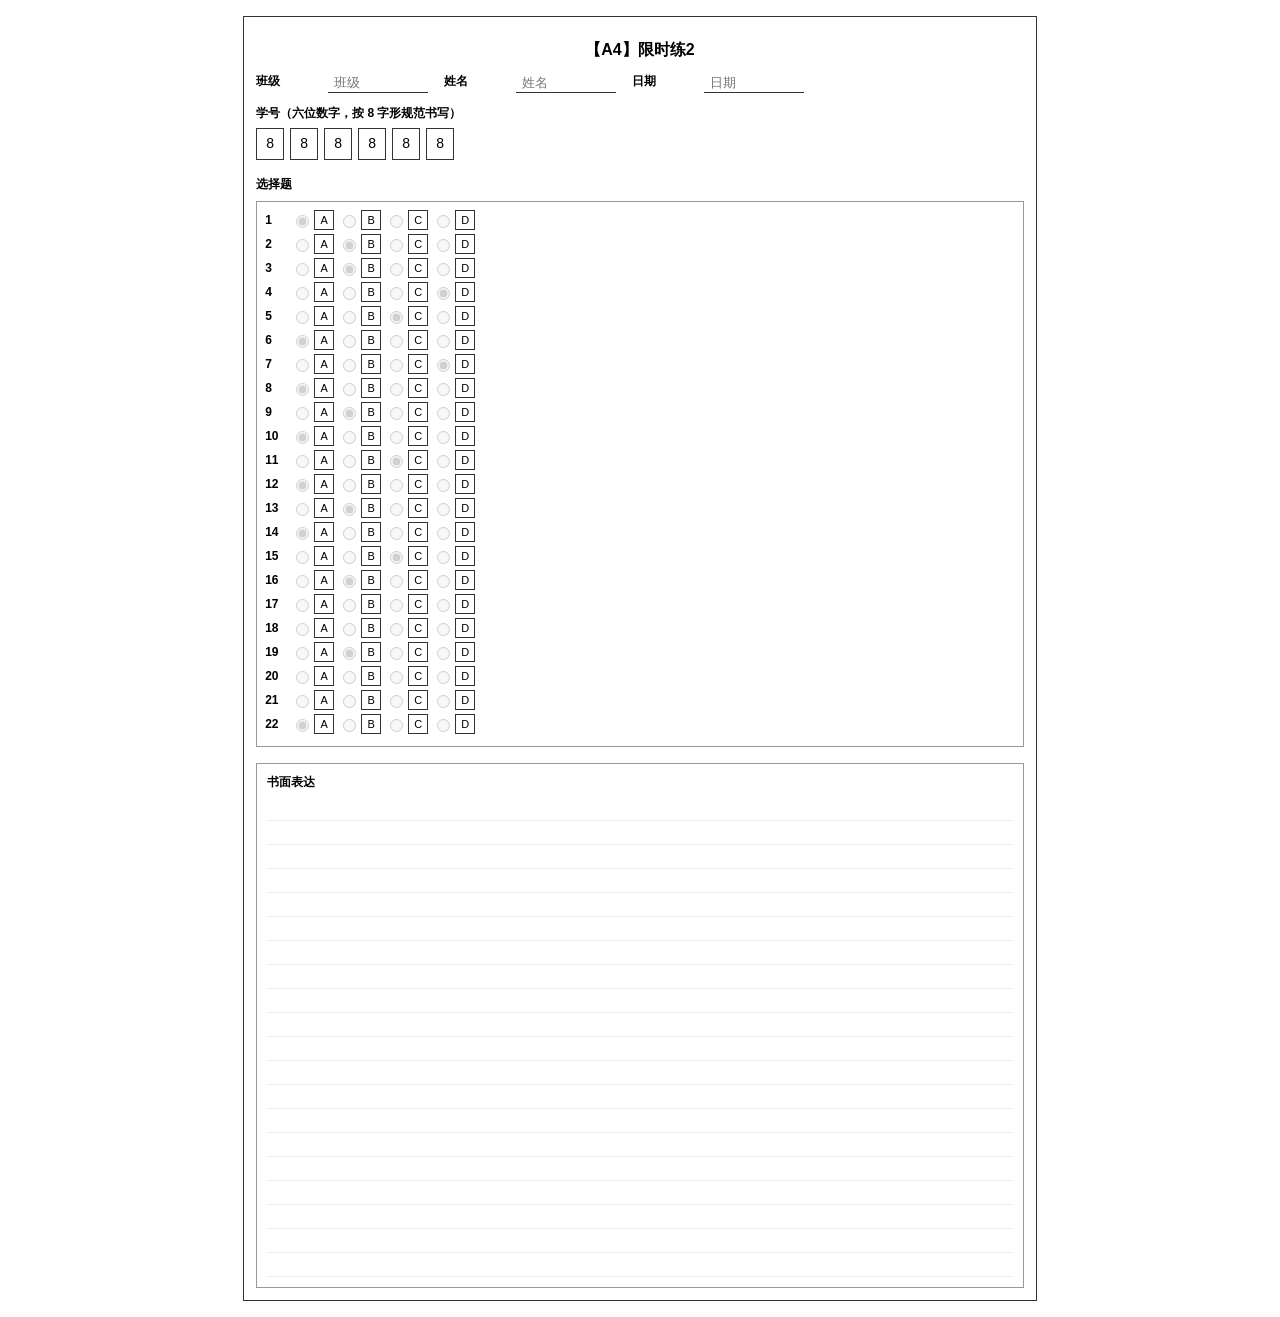
<file: data/exports/test_答题卡_限时练2.html>
<!DOCTYPE html>
<html lang="zh-CN">
<head>
<meta charset="UTF-8">
<meta name="viewport" content="width=device-width, initial-scale=1.0">
<title>限时练2</title>
<style>

* { box-sizing: border-box; }
body { font-family: "Microsoft YaHei", "SimSun", sans-serif; margin: 16px; font-size: 12px; }
@media print { body { margin: 0; } .no-print { display: none !important; } }
.page { max-width: 210mm; margin: 0 auto; padding: 12px; border: 1px solid #333; min-height: 297mm; }
h1 { text-align: center; font-size: 16px; margin-bottom: 12px; }
.meta { display: flex; gap: 16px; flex-wrap: wrap; margin-bottom: 12px; }
.meta label { font-weight: bold; min-width: 56px; }
.meta input { border: none; border-bottom: 1px solid #333; padding: 2px 6px; width: 100px; }
.student-id { margin-bottom: 16px; }
.student-id .label { font-weight: bold; margin-bottom: 6px; }
.student-id .boxes { display: flex; gap: 6px; flex-wrap: wrap; }
.student-id .box { width: 28px; height: 32px; border: 1.5px solid #333; text-align: center; line-height: 28px; font-size: 14px; }
.choice-section { margin-bottom: 16px; }
.choice-title { font-weight: bold; margin-bottom: 8px; }
.choice-grid { border: 1px solid #999; padding: 8px; }
.choice-row { display: flex; align-items: center; gap: 4px; margin-bottom: 4px; }
.choice-row .q-num { width: 22px; font-weight: bold; }
.choice-row .opt { display: flex; align-items: center; cursor: default; }
.choice-row .opt-box { width: 20px; height: 20px; border: 1px solid #333; margin-left: 2px; text-align: center; line-height: 18px; font-size: 11px; }
.subjective-section { margin-top: 14px; border: 1px solid #999; padding: 10px; }
.subjective-title { font-weight: bold; margin-bottom: 6px; }
.subjective-prompt { background: #f5f5f5; padding: 8px; margin-bottom: 8px; font-size: 11px; white-space: pre-wrap; max-height: 200px; overflow: auto; }
.subjective-lines .line { border-bottom: 1px solid #eee; min-height: 24px; }

</style>
</head>
<body>
<div class="page">
<h1>【A4】限时练2</h1>
<div class="meta">
  <label>班级</label><input type="text" placeholder="班级">
  <label>姓名</label><input type="text" placeholder="姓名">
  <label>日期</label><input type="text" placeholder="日期">
</div>
<div class="student-id">
  <div class="label">学号（六位数字，按 8 字形规范书写）</div>
  <div class="boxes">
    <div class="box">8</div><div class="box">8</div><div class="box">8</div>
    <div class="box">8</div><div class="box">8</div><div class="box">8</div>
  </div>
</div>
<div class="choice-section">
<div class="choice-title">选择题</div>
<div class="choice-grid">
<div class="choice-row"><span class="q-num">1</span><label class="opt"><input type="radio" name="q1" value="A" checked disabled><span class="opt-box">A</span></label><label class="opt"><input type="radio" name="q1" value="B" disabled><span class="opt-box">B</span></label><label class="opt"><input type="radio" name="q1" value="C" disabled><span class="opt-box">C</span></label><label class="opt"><input type="radio" name="q1" value="D" disabled><span class="opt-box">D</span></label></div>
<div class="choice-row"><span class="q-num">2</span><label class="opt"><input type="radio" name="q2" value="A" disabled><span class="opt-box">A</span></label><label class="opt"><input type="radio" name="q2" value="B" checked disabled><span class="opt-box">B</span></label><label class="opt"><input type="radio" name="q2" value="C" disabled><span class="opt-box">C</span></label><label class="opt"><input type="radio" name="q2" value="D" disabled><span class="opt-box">D</span></label></div>
<div class="choice-row"><span class="q-num">3</span><label class="opt"><input type="radio" name="q3" value="A" disabled><span class="opt-box">A</span></label><label class="opt"><input type="radio" name="q3" value="B" checked disabled><span class="opt-box">B</span></label><label class="opt"><input type="radio" name="q3" value="C" disabled><span class="opt-box">C</span></label><label class="opt"><input type="radio" name="q3" value="D" disabled><span class="opt-box">D</span></label></div>
<div class="choice-row"><span class="q-num">4</span><label class="opt"><input type="radio" name="q4" value="A" disabled><span class="opt-box">A</span></label><label class="opt"><input type="radio" name="q4" value="B" disabled><span class="opt-box">B</span></label><label class="opt"><input type="radio" name="q4" value="C" disabled><span class="opt-box">C</span></label><label class="opt"><input type="radio" name="q4" value="D" checked disabled><span class="opt-box">D</span></label></div>
<div class="choice-row"><span class="q-num">5</span><label class="opt"><input type="radio" name="q5" value="A" disabled><span class="opt-box">A</span></label><label class="opt"><input type="radio" name="q5" value="B" disabled><span class="opt-box">B</span></label><label class="opt"><input type="radio" name="q5" value="C" checked disabled><span class="opt-box">C</span></label><label class="opt"><input type="radio" name="q5" value="D" disabled><span class="opt-box">D</span></label></div>
<div class="choice-row"><span class="q-num">6</span><label class="opt"><input type="radio" name="q6" value="A" checked disabled><span class="opt-box">A</span></label><label class="opt"><input type="radio" name="q6" value="B" disabled><span class="opt-box">B</span></label><label class="opt"><input type="radio" name="q6" value="C" disabled><span class="opt-box">C</span></label><label class="opt"><input type="radio" name="q6" value="D" disabled><span class="opt-box">D</span></label></div>
<div class="choice-row"><span class="q-num">7</span><label class="opt"><input type="radio" name="q7" value="A" disabled><span class="opt-box">A</span></label><label class="opt"><input type="radio" name="q7" value="B" disabled><span class="opt-box">B</span></label><label class="opt"><input type="radio" name="q7" value="C" disabled><span class="opt-box">C</span></label><label class="opt"><input type="radio" name="q7" value="D" checked disabled><span class="opt-box">D</span></label></div>
<div class="choice-row"><span class="q-num">8</span><label class="opt"><input type="radio" name="q8" value="A" checked disabled><span class="opt-box">A</span></label><label class="opt"><input type="radio" name="q8" value="B" disabled><span class="opt-box">B</span></label><label class="opt"><input type="radio" name="q8" value="C" disabled><span class="opt-box">C</span></label><label class="opt"><input type="radio" name="q8" value="D" disabled><span class="opt-box">D</span></label></div>
<div class="choice-row"><span class="q-num">9</span><label class="opt"><input type="radio" name="q9" value="A" disabled><span class="opt-box">A</span></label><label class="opt"><input type="radio" name="q9" value="B" checked disabled><span class="opt-box">B</span></label><label class="opt"><input type="radio" name="q9" value="C" disabled><span class="opt-box">C</span></label><label class="opt"><input type="radio" name="q9" value="D" disabled><span class="opt-box">D</span></label></div>
<div class="choice-row"><span class="q-num">10</span><label class="opt"><input type="radio" name="q10" value="A" checked disabled><span class="opt-box">A</span></label><label class="opt"><input type="radio" name="q10" value="B" disabled><span class="opt-box">B</span></label><label class="opt"><input type="radio" name="q10" value="C" disabled><span class="opt-box">C</span></label><label class="opt"><input type="radio" name="q10" value="D" disabled><span class="opt-box">D</span></label></div>
<div class="choice-row"><span class="q-num">11</span><label class="opt"><input type="radio" name="q11" value="A" disabled><span class="opt-box">A</span></label><label class="opt"><input type="radio" name="q11" value="B" disabled><span class="opt-box">B</span></label><label class="opt"><input type="radio" name="q11" value="C" checked disabled><span class="opt-box">C</span></label><label class="opt"><input type="radio" name="q11" value="D" disabled><span class="opt-box">D</span></label></div>
<div class="choice-row"><span class="q-num">12</span><label class="opt"><input type="radio" name="q12" value="A" checked disabled><span class="opt-box">A</span></label><label class="opt"><input type="radio" name="q12" value="B" disabled><span class="opt-box">B</span></label><label class="opt"><input type="radio" name="q12" value="C" disabled><span class="opt-box">C</span></label><label class="opt"><input type="radio" name="q12" value="D" disabled><span class="opt-box">D</span></label></div>
<div class="choice-row"><span class="q-num">13</span><label class="opt"><input type="radio" name="q13" value="A" disabled><span class="opt-box">A</span></label><label class="opt"><input type="radio" name="q13" value="B" checked disabled><span class="opt-box">B</span></label><label class="opt"><input type="radio" name="q13" value="C" disabled><span class="opt-box">C</span></label><label class="opt"><input type="radio" name="q13" value="D" disabled><span class="opt-box">D</span></label></div>
<div class="choice-row"><span class="q-num">14</span><label class="opt"><input type="radio" name="q14" value="A" checked disabled><span class="opt-box">A</span></label><label class="opt"><input type="radio" name="q14" value="B" disabled><span class="opt-box">B</span></label><label class="opt"><input type="radio" name="q14" value="C" disabled><span class="opt-box">C</span></label><label class="opt"><input type="radio" name="q14" value="D" disabled><span class="opt-box">D</span></label></div>
<div class="choice-row"><span class="q-num">15</span><label class="opt"><input type="radio" name="q15" value="A" disabled><span class="opt-box">A</span></label><label class="opt"><input type="radio" name="q15" value="B" disabled><span class="opt-box">B</span></label><label class="opt"><input type="radio" name="q15" value="C" checked disabled><span class="opt-box">C</span></label><label class="opt"><input type="radio" name="q15" value="D" disabled><span class="opt-box">D</span></label></div>
<div class="choice-row"><span class="q-num">16</span><label class="opt"><input type="radio" name="q16" value="A" disabled><span class="opt-box">A</span></label><label class="opt"><input type="radio" name="q16" value="B" checked disabled><span class="opt-box">B</span></label><label class="opt"><input type="radio" name="q16" value="C" disabled><span class="opt-box">C</span></label><label class="opt"><input type="radio" name="q16" value="D" disabled><span class="opt-box">D</span></label></div>
<div class="choice-row"><span class="q-num">17</span><label class="opt"><input type="radio" name="q17" value="A" disabled><span class="opt-box">A</span></label><label class="opt"><input type="radio" name="q17" value="B" disabled><span class="opt-box">B</span></label><label class="opt"><input type="radio" name="q17" value="C" disabled><span class="opt-box">C</span></label><label class="opt"><input type="radio" name="q17" value="D" disabled><span class="opt-box">D</span></label></div>
<div class="choice-row"><span class="q-num">18</span><label class="opt"><input type="radio" name="q18" value="A" disabled><span class="opt-box">A</span></label><label class="opt"><input type="radio" name="q18" value="B" disabled><span class="opt-box">B</span></label><label class="opt"><input type="radio" name="q18" value="C" disabled><span class="opt-box">C</span></label><label class="opt"><input type="radio" name="q18" value="D" disabled><span class="opt-box">D</span></label></div>
<div class="choice-row"><span class="q-num">19</span><label class="opt"><input type="radio" name="q19" value="A" disabled><span class="opt-box">A</span></label><label class="opt"><input type="radio" name="q19" value="B" checked disabled><span class="opt-box">B</span></label><label class="opt"><input type="radio" name="q19" value="C" disabled><span class="opt-box">C</span></label><label class="opt"><input type="radio" name="q19" value="D" disabled><span class="opt-box">D</span></label></div>
<div class="choice-row"><span class="q-num">20</span><label class="opt"><input type="radio" name="q20" value="A" disabled><span class="opt-box">A</span></label><label class="opt"><input type="radio" name="q20" value="B" disabled><span class="opt-box">B</span></label><label class="opt"><input type="radio" name="q20" value="C" disabled><span class="opt-box">C</span></label><label class="opt"><input type="radio" name="q20" value="D" disabled><span class="opt-box">D</span></label></div>
<div class="choice-row"><span class="q-num">21</span><label class="opt"><input type="radio" name="q21" value="A" disabled><span class="opt-box">A</span></label><label class="opt"><input type="radio" name="q21" value="B" disabled><span class="opt-box">B</span></label><label class="opt"><input type="radio" name="q21" value="C" disabled><span class="opt-box">C</span></label><label class="opt"><input type="radio" name="q21" value="D" disabled><span class="opt-box">D</span></label></div>
<div class="choice-row"><span class="q-num">22</span><label class="opt"><input type="radio" name="q22" value="A" checked disabled><span class="opt-box">A</span></label><label class="opt"><input type="radio" name="q22" value="B" disabled><span class="opt-box">B</span></label><label class="opt"><input type="radio" name="q22" value="C" disabled><span class="opt-box">C</span></label><label class="opt"><input type="radio" name="q22" value="D" disabled><span class="opt-box">D</span></label></div>
</div></div>
<div class="subjective-section">
<div class="subjective-title">书面表达</div>
<div class="subjective-lines">
<div class="line"></div>
<div class="line"></div>
<div class="line"></div>
<div class="line"></div>
<div class="line"></div>
<div class="line"></div>
<div class="line"></div>
<div class="line"></div>
<div class="line"></div>
<div class="line"></div>
<div class="line"></div>
<div class="line"></div>
<div class="line"></div>
<div class="line"></div>
<div class="line"></div>
<div class="line"></div>
<div class="line"></div>
<div class="line"></div>
<div class="line"></div>
<div class="line"></div>
</div></div>
</div>
</body>
</html>
</file>
